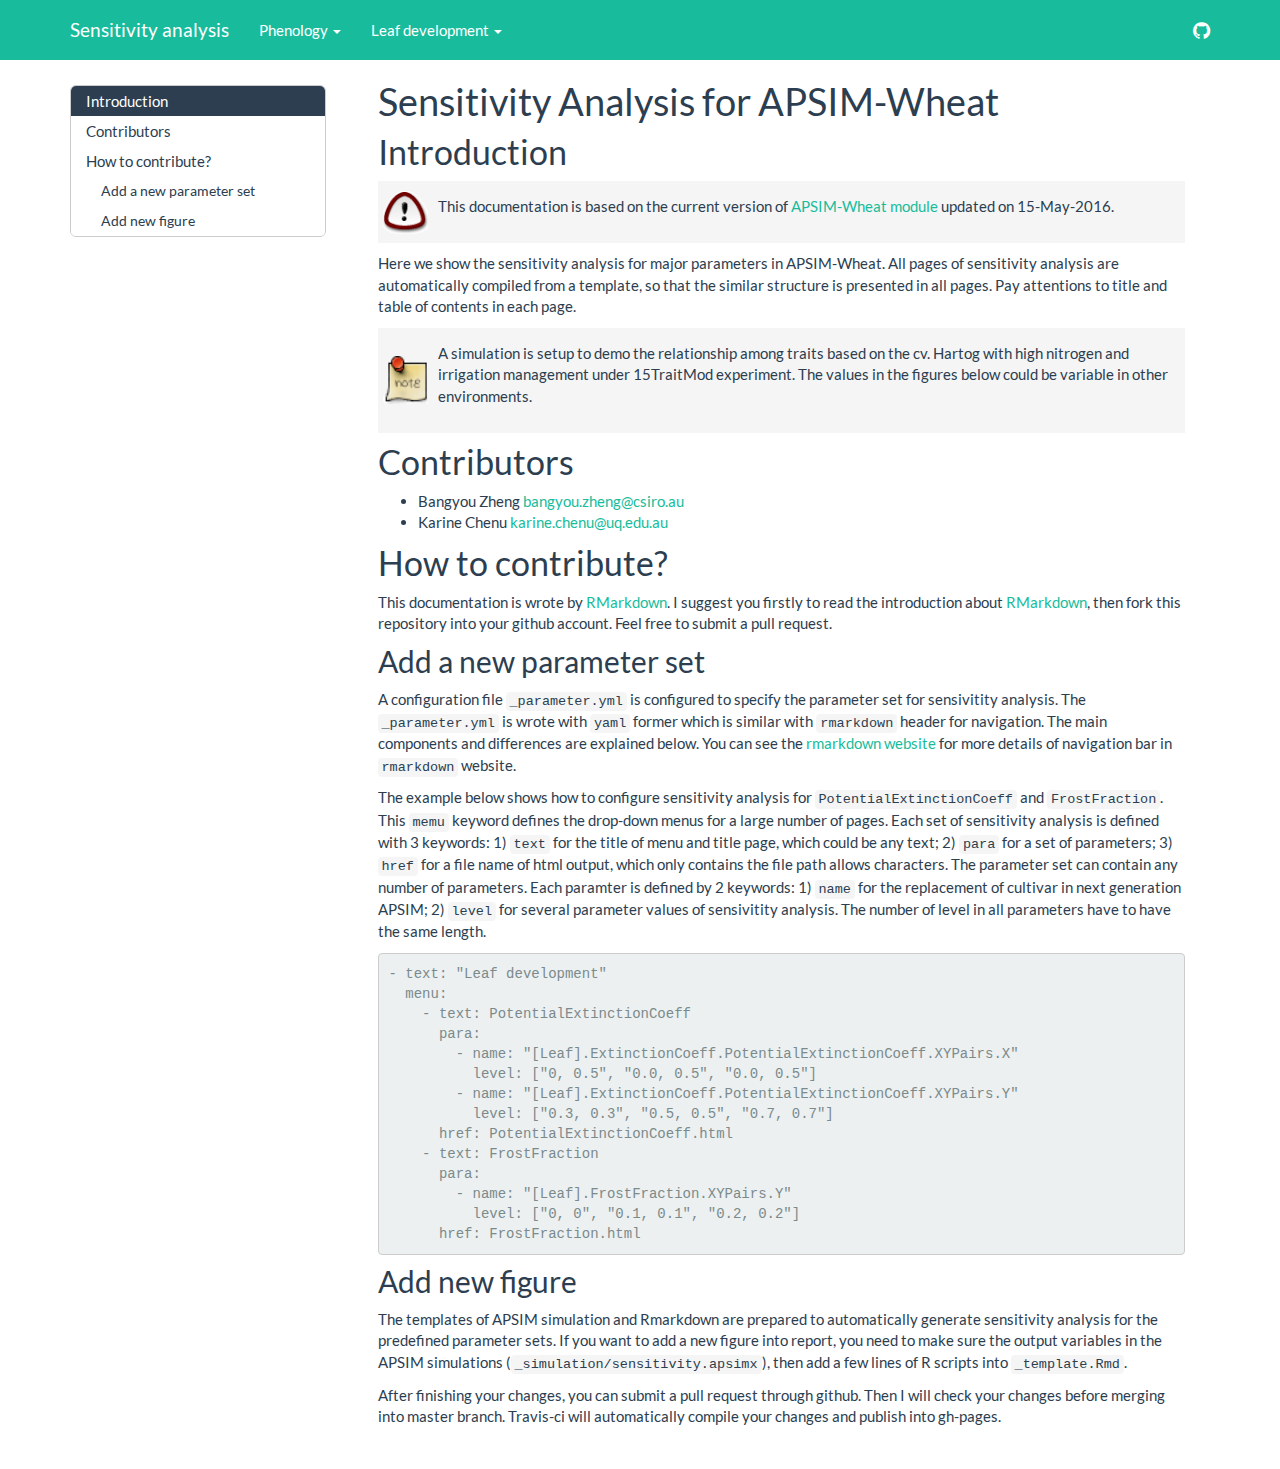
<file: index.html>
<!DOCTYPE html>

<html xmlns="http://www.w3.org/1999/xhtml">

<head>

<meta charset="utf-8">
<meta http-equiv="Content-Type" content="text/html; charset=utf-8" />
<meta name="generator" content="pandoc" />




<title>Sensitivity Analysis for APSIM-Wheat</title>

<script src="site_libs/jquery-1.11.3/jquery.min.js"></script>
<script src="site_libs/jqueryui-1.11.4/jquery-ui.min.js"></script>
<link href="site_libs/tocify-1.9.1/jquery.tocify.css" rel="stylesheet" />
<script src="site_libs/tocify-1.9.1/jquery.tocify.js"></script>
<meta name="viewport" content="width=device-width, initial-scale=1" />
<link href="site_libs/bootstrap-3.3.5/css/flatly.min.css" rel="stylesheet" />
<script src="site_libs/bootstrap-3.3.5/js/bootstrap.min.js"></script>
<script src="site_libs/bootstrap-3.3.5/shim/html5shiv.min.js"></script>
<script src="site_libs/bootstrap-3.3.5/shim/respond.min.js"></script>
<link href="site_libs/font-awesome-4.5.0/css/font-awesome.min.css" rel="stylesheet" />

<style type="text/css">code{white-space: pre;}</style>
<link rel="stylesheet"
      href="site_libs/highlight/textmate.css"
      type="text/css" />
<script src="site_libs/highlight/highlight.js"></script>
<style type="text/css">
  pre:not([class]) {
    background-color: white;
  }
</style>
<script type="text/javascript">
if (window.hljs && document.readyState && document.readyState === "complete") {
   window.setTimeout(function() {
      hljs.initHighlighting();
   }, 0);
}
</script>



<style type="text/css">
h1 {
  font-size: 34px;
}
h1.title {
  font-size: 38px;
}
h2 {
  font-size: 30px;
}
h3 {
  font-size: 24px;
}
h4 {
  font-size: 18px;
}
h5 {
  font-size: 16px;
}
h6 {
  font-size: 12px;
}
.table th:not([align]) {
  text-align: left;
}
</style>

<link rel="stylesheet" href="style.css" type="text/css" />

</head>

<body>

<style type = "text/css">
.main-container {
  max-width: 940px;
  margin-left: auto;
  margin-right: auto;
}
code {
  color: inherit;
  background-color: rgba(0, 0, 0, 0.04);
}
img {
  max-width:100%;
  height: auto;
}
.tabbed-pane {
  padding-top: 12px;
}
button.code-folding-btn:focus {
  outline: none;
}
</style>

<style type="text/css">
/* padding for bootstrap navbar */
body {
  padding-top: 60px;
  padding-bottom: 40px;
}
/* offset scroll position for anchor links (for fixed navbar)  */
.section h1 {
  padding-top: 65px;
  margin-top: -65px;
}

.section h2 {
  padding-top: 65px;
  margin-top: -65px;
}
.section h3 {
  padding-top: 65px;
  margin-top: -65px;
}
.section h4 {
  padding-top: 65px;
  margin-top: -65px;
}
.section h5 {
  padding-top: 65px;
  margin-top: -65px;
}
.section h6 {
  padding-top: 65px;
  margin-top: -65px;
}
</style>

<script>
// manage active state of menu based on current page
$(document).ready(function () {
  // active menu anchor
  href = window.location.pathname
  href = href.substr(href.lastIndexOf('/') + 1)
  if (href === "")
    href = "index.html";
  var menuAnchor = $('a[href="' + href + '"]');

  // mark it active
  menuAnchor.parent().addClass('active');

  // if it's got a parent navbar menu mark it active as well
  menuAnchor.closest('li.dropdown').addClass('active');
});
</script>


<div class="container-fluid main-container">

<!-- tabsets -->
<script src="site_libs/navigation-1.1/tabsets.js"></script>
<script>
$(document).ready(function () {
  window.buildTabsets("TOC");
});
</script>

<!-- code folding -->




<script>
$(document).ready(function ()  {

    // move toc-ignore selectors from section div to header
    $('div.section.toc-ignore')
        .removeClass('toc-ignore')
        .children('h1,h2,h3,h4,h5').addClass('toc-ignore');

    // establish options
    var options = {
      selectors: "h1,h2,h3",
      theme: "bootstrap3",
      context: '.toc-content',
      hashGenerator: function (text) {
        return text.replace(/[.\/?&!#<>]/g, '').replace(/\s/g, '_').toLowerCase();
      },
      ignoreSelector: ".toc-ignore",
      scrollTo: 0
    };
    options.showAndHide = false;
    options.smoothScroll = true;

    // tocify
    var toc = $("#TOC").tocify(options).data("toc-tocify");
});
</script>

<style type="text/css">

#TOC {
  margin: 25px 0px 20px 0px;
}
@media (max-width: 768px) {
#TOC {
  position: relative;
  width: 100%;
}
}


.toc-content {
  padding-left: 30px;
  padding-right: 40px;
}

div.main-container {
  max-width: 1200px;
}

div.tocify {
  width: 20%;
  max-width: 260px;
  max-height: 85%;
}

@media (min-width: 768px) and (max-width: 991px) {
  div.tocify {
    width: 25%;
  }
}

@media (max-width: 767px) {
  div.tocify {
    width: 100%;
    max-width: none;
  }
}

.tocify ul, .tocify li {
  line-height: 20px;
}

.tocify-subheader .tocify-item {
  font-size: 0.9em;
  padding-left: 5px;
}

.tocify .list-group-item {
  border-radius: 0px;
}

.tocify-subheader {
  display: inline;
}
.tocify-subheader .tocify-item {
  font-size: 0.95em;
  padding-left: 10px;
}

</style>

<!-- setup 3col/9col grid for toc_float and main content  -->
<div class="row-fluid">
<div class="col-xs-12 col-sm-4 col-md-3">
<div id="TOC" class="tocify">
</div>
</div>

<div class="toc-content col-xs-12 col-sm-8 col-md-9">




<div class="navbar navbar-inverse  navbar-fixed-top" role="navigation">
  <div class="container">
    <div class="navbar-header">
      <button type="button" class="navbar-toggle collapsed" data-toggle="collapse" data-target="#navbar">
        <span class="icon-bar"></span>
        <span class="icon-bar"></span>
        <span class="icon-bar"></span>
      </button>
      <a class="navbar-brand" href="index.html">Sensitivity analysis</a>
    </div>
    <div id="navbar" class="navbar-collapse collapse">
      <ul class="nav navbar-nav">
        <li class="dropdown">
  <a href="#" class="dropdown-toggle" data-toggle="dropdown" role="button" aria-expanded="false">
    Phenology
     
    <span class="caret"></span>
  </a>
  <ul class="dropdown-menu" role="menu">
    <li>
      <a href="VernSens.html">VernSens</a>
    </li>
    <li>
      <a href="PhotopSens.html">PhotopSens</a>
    </li>
  </ul>
</li>
<li class="dropdown">
  <a href="#" class="dropdown-toggle" data-toggle="dropdown" role="button" aria-expanded="false">
    Leaf development
     
    <span class="caret"></span>
  </a>
  <ul class="dropdown-menu" role="menu">
    <li>
      <a href="PotentialExtinctionCoeff.html">PotentialExtinctionCoeff</a>
    </li>
    <li>
      <a href="AreaLargestLeaves.html">AreaLargestLeaves</a>
    </li>
    <li>
      <a href="FrostFraction.html">FrostFraction</a>
    </li>
  </ul>
</li>
      </ul>
      <ul class="nav navbar-nav navbar-right">
        <li>
  <a href="https://github.com/byzheng/APSIM-Wheat-Sens">
    <span class="fa fa-github fa-lg"></span>
     
  </a>
</li>
      </ul>
    </div><!--/.nav-collapse -->
  </div><!--/.container -->
</div><!--/.navbar -->

<div class="fluid-row" id="header">



<h1 class="title toc-ignore">Sensitivity Analysis for APSIM-Wheat</h1>

</div>


<div id="introduction" class="section level1">
<h1>Introduction</h1>
<div class="rmdimportant">
<p>
This documentation is based on the current version of <a href="https://github.com/APSIMInitiative/ApsimX/blob/5937006840bcfcd663353378653598176262fe0a/Prototypes/Wheat/WheatValidation.apsimx">APSIM-Wheat module</a> updated on 15-May-2016.
</p>
</div>
<p>Here we show the sensitivity analysis for major parameters in APSIM-Wheat. All pages of sensitivity analysis are automatically compiled from a template, so that the similar structure is presented in all pages. Pay attentions to title and table of contents in each page.</p>
<div class="rmdnote">
<p>
A simulation is setup to demo the relationship among traits based on the cv. Hartog with high nitrogen and irrigation management under 15TraitMod experiment. The values in the figures below could be variable in other environments.
</p>
</div>
</div>
<div id="contributors" class="section level1">
<h1>Contributors</h1>
<ul>
<li>Bangyou Zheng <a href="mailto:bangyou.zheng@csiro.au">bangyou.zheng@csiro.au</a></li>
<li>Karine Chenu <a href="mailto:karine.chenu@uq.edu.au">karine.chenu@uq.edu.au</a></li>
</ul>
</div>
<div id="how-to-contribute" class="section level1">
<h1>How to contribute?</h1>
<p>This documentation is wrote by <a href="rmarkdown.rstudio.com">RMarkdown</a>. I suggest you firstly to read the introduction about <a href="rmarkdown.rstudio.com">RMarkdown</a>, then fork this repository into your github account. Feel free to submit a pull request.</p>
<div id="add-a-new-parameter-set" class="section level2">
<h2>Add a new parameter set</h2>
<p>A configuration file <code>_parameter.yml</code> is configured to specify the parameter set for sensivitity analysis. The <code>_parameter.yml</code> is wrote with <code>yaml</code> former which is similar with <code>rmarkdown</code> header for navigation. The main components and differences are explained below. You can see the <a href="http://rmarkdown.rstudio.com/rmarkdown_websites.html">rmarkdown website</a> for more details of navigation bar in <code>rmarkdown</code> website.</p>
<p>The example below shows how to configure sensitivity analysis for <code>PotentialExtinctionCoeff</code> and <code>FrostFraction</code>. This <code>memu</code> keyword defines the drop-down menus for a large number of pages. Each set of sensitivity analysis is defined with 3 keywords: 1) <code>text</code> for the title of menu and title page, which could be any text; 2) <code>para</code> for a set of parameters; 3) <code>href</code> for a file name of html output, which only contains the file path allows characters. The parameter set can contain any number of parameters. Each paramter is defined by 2 keywords: 1) <code>name</code> for the replacement of cultivar in next generation APSIM; 2) <code>level</code> for several parameter values of sensivitity analysis. The number of level in all parameters have to have the same length.</p>
<pre class="yaml"><code>- text: &quot;Leaf development&quot;
  menu:
    - text: PotentialExtinctionCoeff
      para: 
        - name: &quot;[Leaf].ExtinctionCoeff.PotentialExtinctionCoeff.XYPairs.X&quot;
          level: [&quot;0, 0.5&quot;, &quot;0.0, 0.5&quot;, &quot;0.0, 0.5&quot;]
        - name: &quot;[Leaf].ExtinctionCoeff.PotentialExtinctionCoeff.XYPairs.Y&quot;
          level: [&quot;0.3, 0.3&quot;, &quot;0.5, 0.5&quot;, &quot;0.7, 0.7&quot;]
      href: PotentialExtinctionCoeff.html
    - text: FrostFraction
      para:
        - name: &quot;[Leaf].FrostFraction.XYPairs.Y&quot;
          level: [&quot;0, 0&quot;, &quot;0.1, 0.1&quot;, &quot;0.2, 0.2&quot;]
      href: FrostFraction.html
</code></pre>
</div>
<div id="add-new-figure" class="section level2">
<h2>Add new figure</h2>
<p>The templates of APSIM simulation and Rmarkdown are prepared to automatically generate sensitivity analysis for the predefined parameter sets. If you want to add a new figure into report, you need to make sure the output variables in the APSIM simulations (<code>_simulation/sensitivity.apsimx</code>), then add a few lines of R scripts into <code>_template.Rmd</code>.</p>
<p>After finishing your changes, you can submit a pull request through github. Then I will check your changes before merging into master branch. Travis-ci will automatically compile your changes and publish into gh-pages.</p>
</div>
</div>



</div>
</div>

</div>

<script>

// add bootstrap table styles to pandoc tables
$(document).ready(function () {
  $('tr.header').parent('thead').parent('table').addClass('table table-condensed');
});

</script>


</body>
</html>
</file>
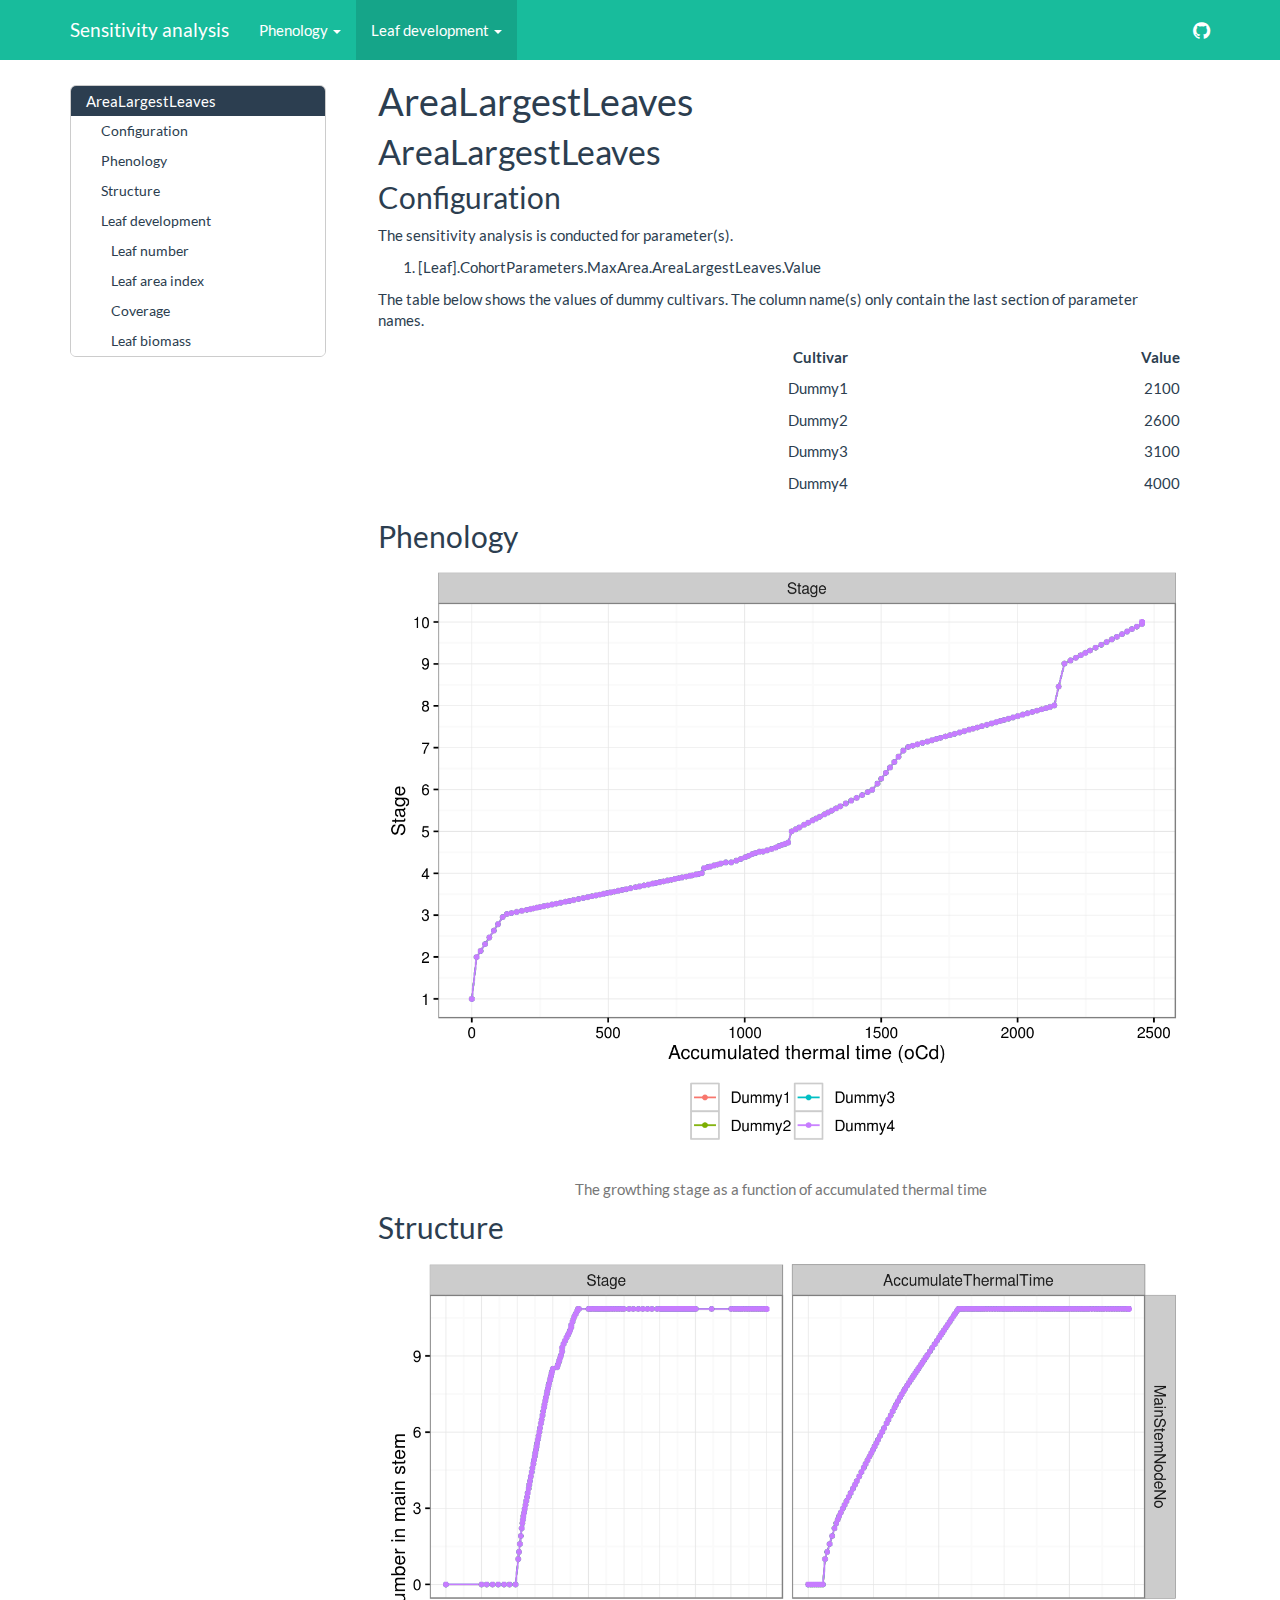
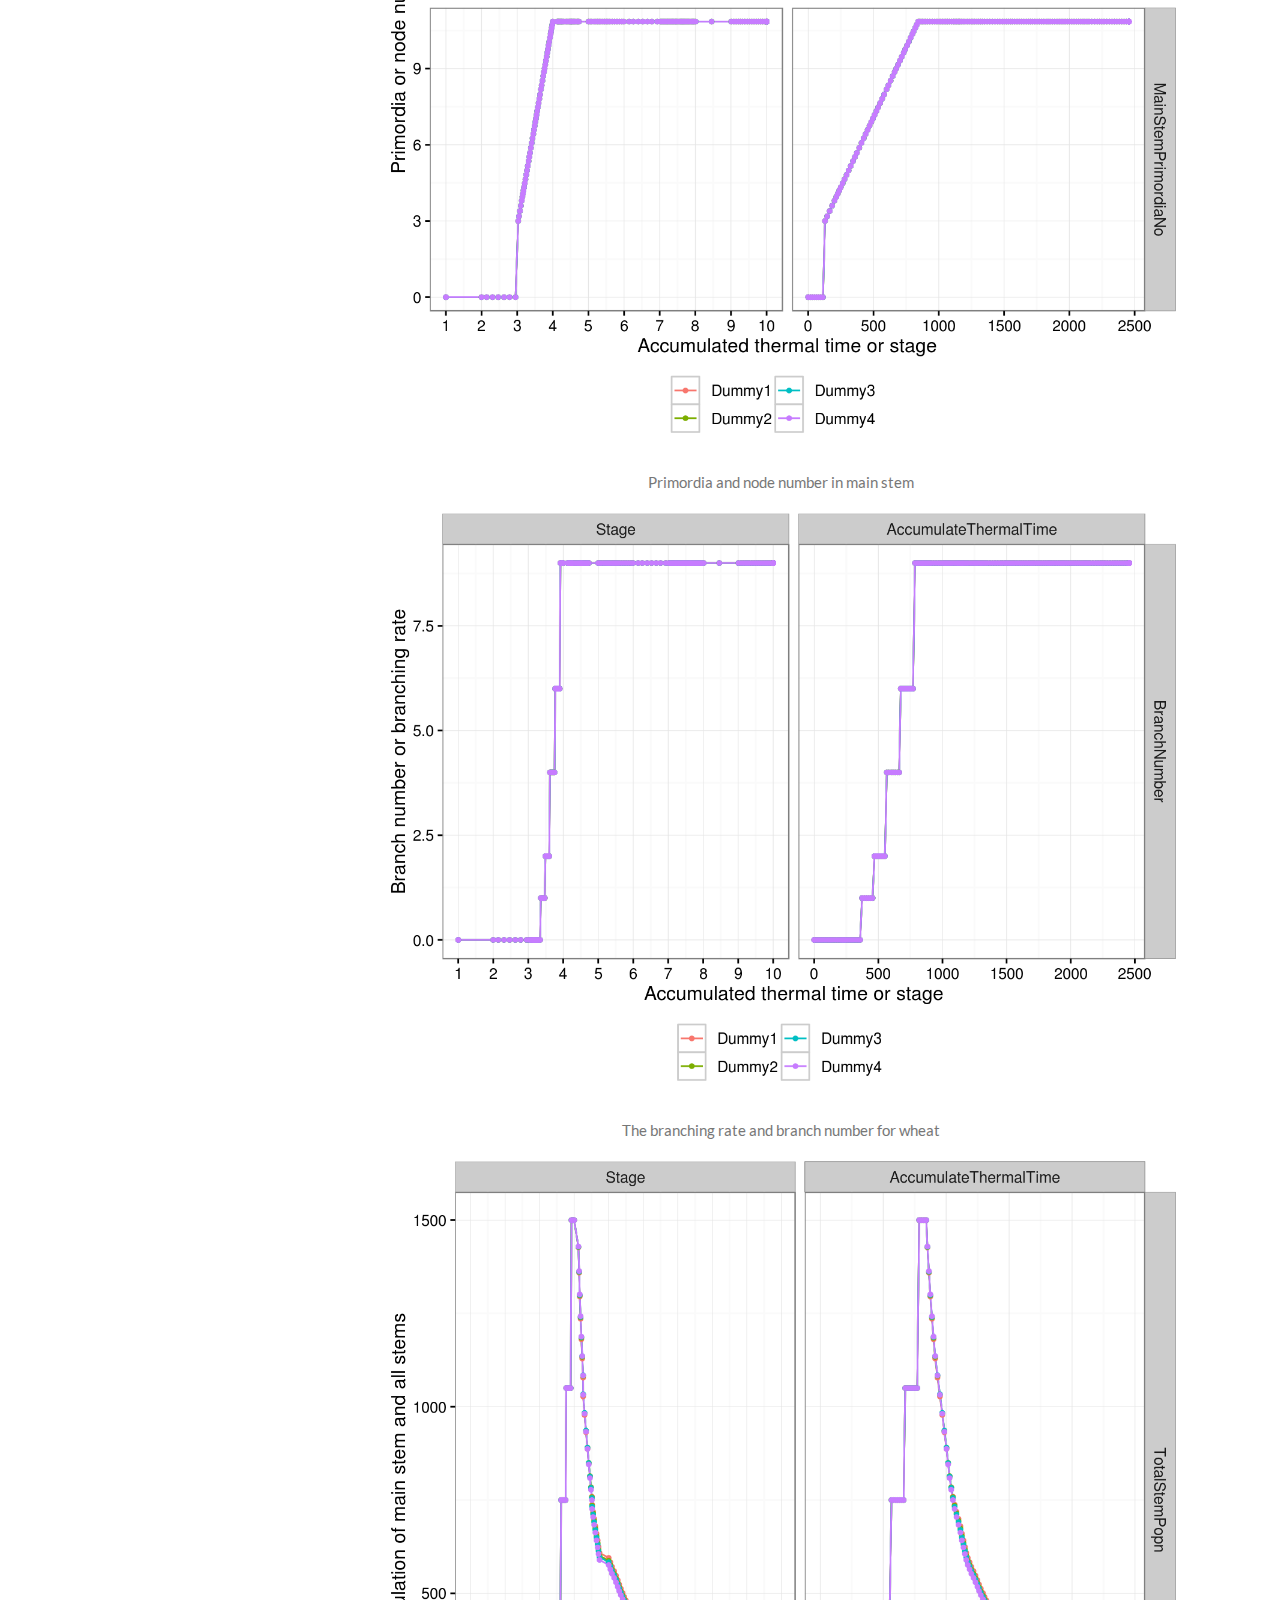
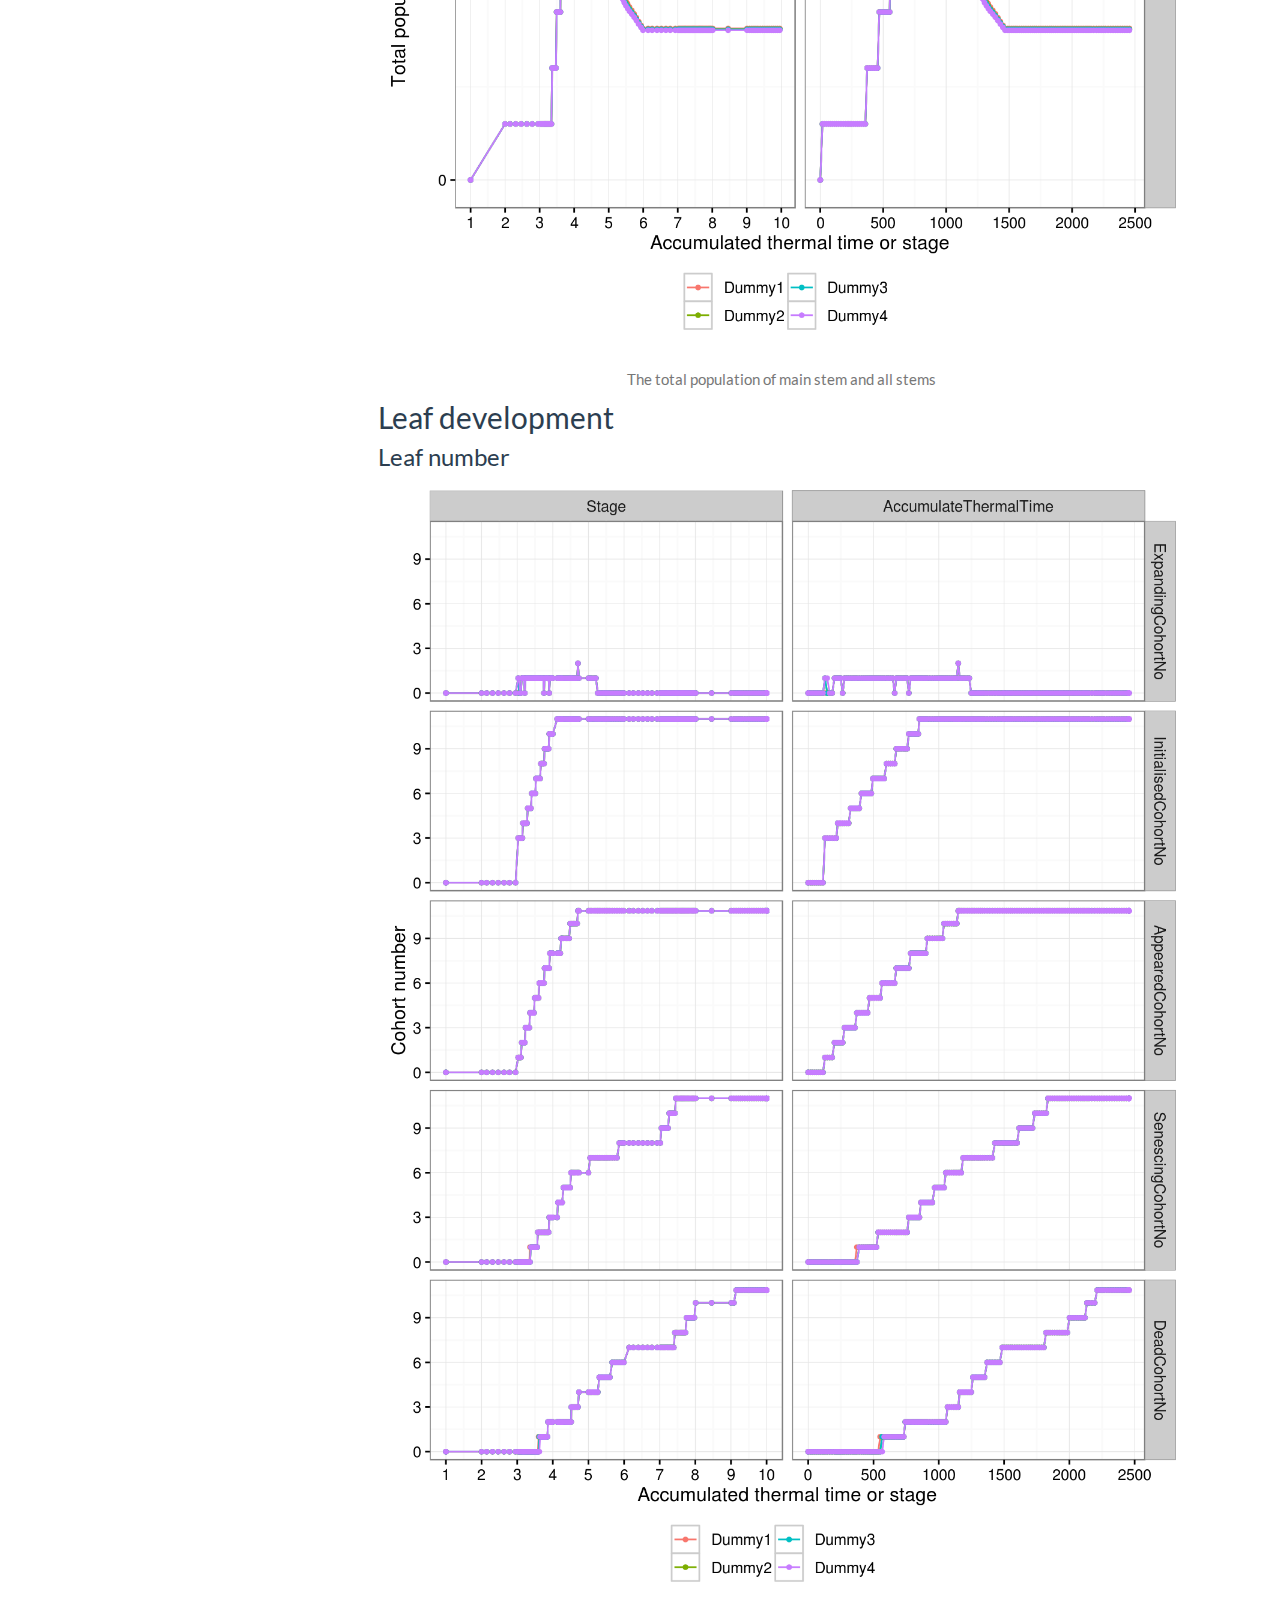
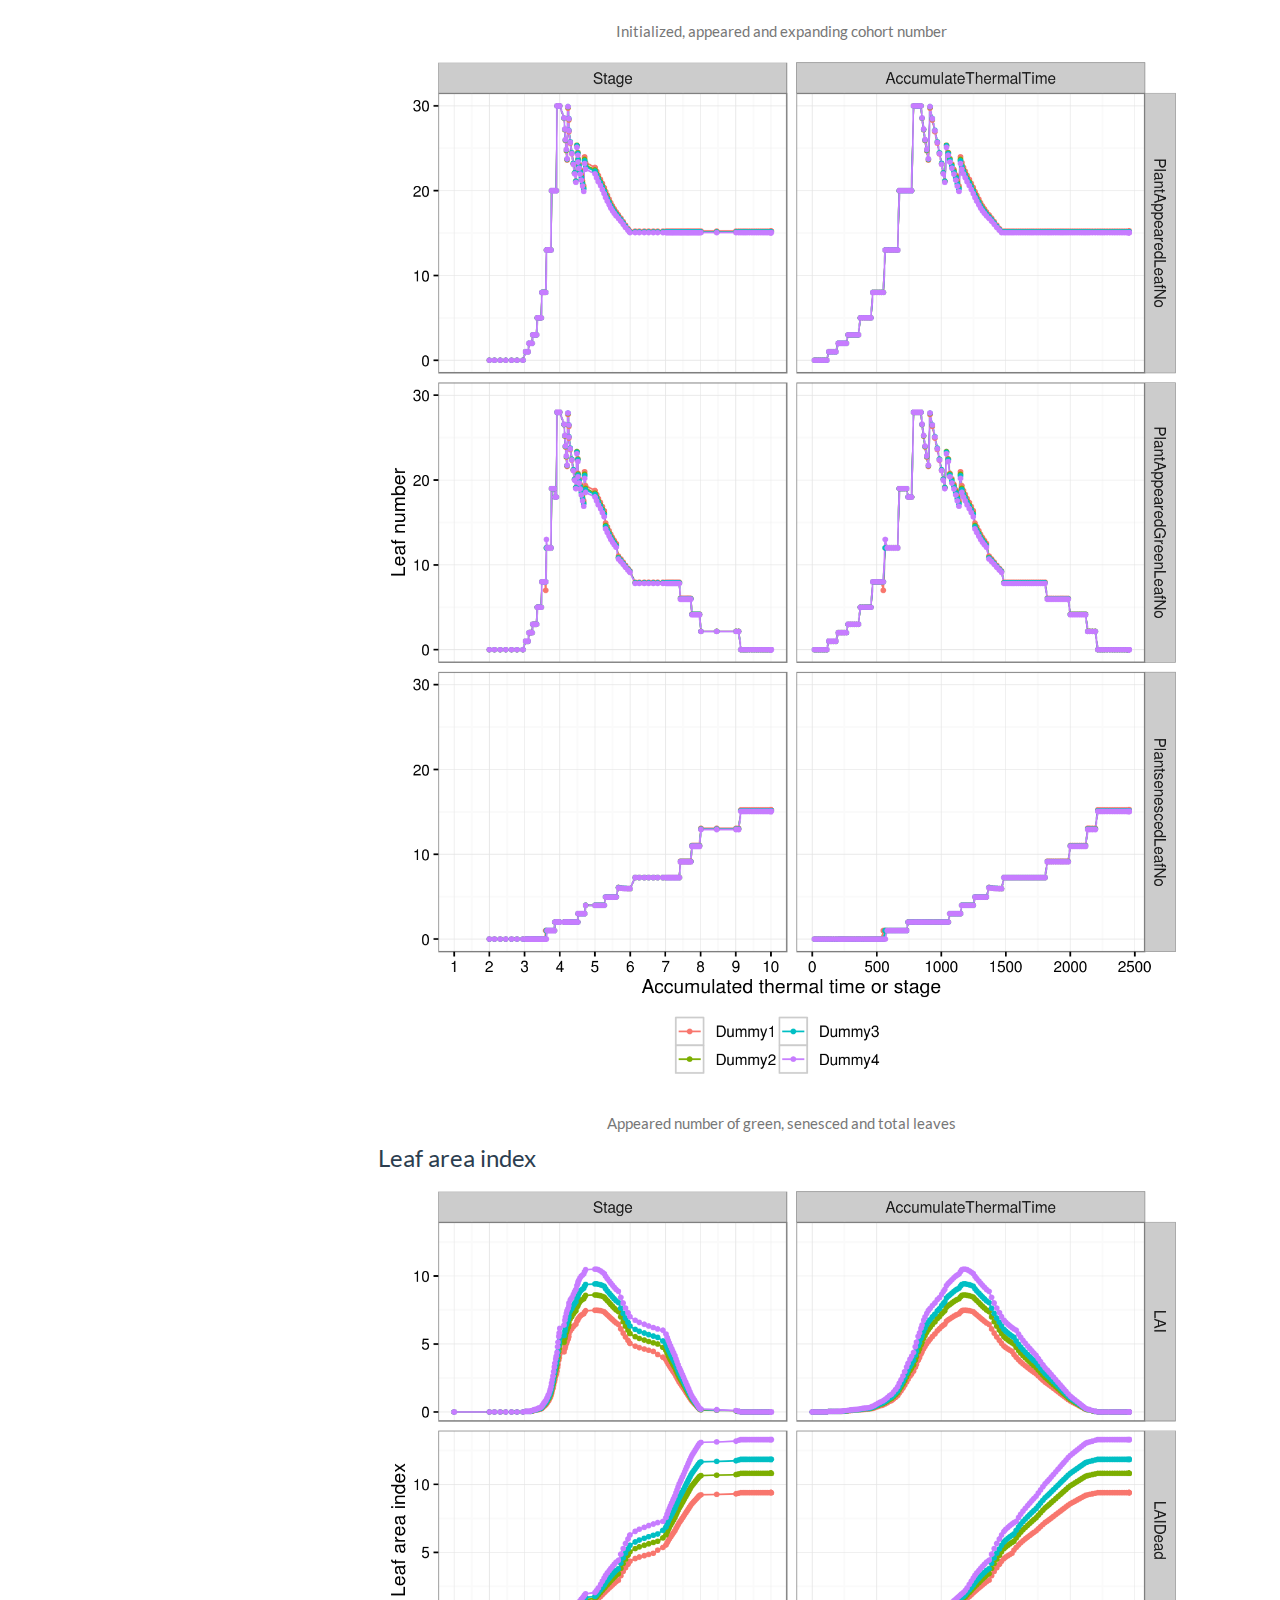
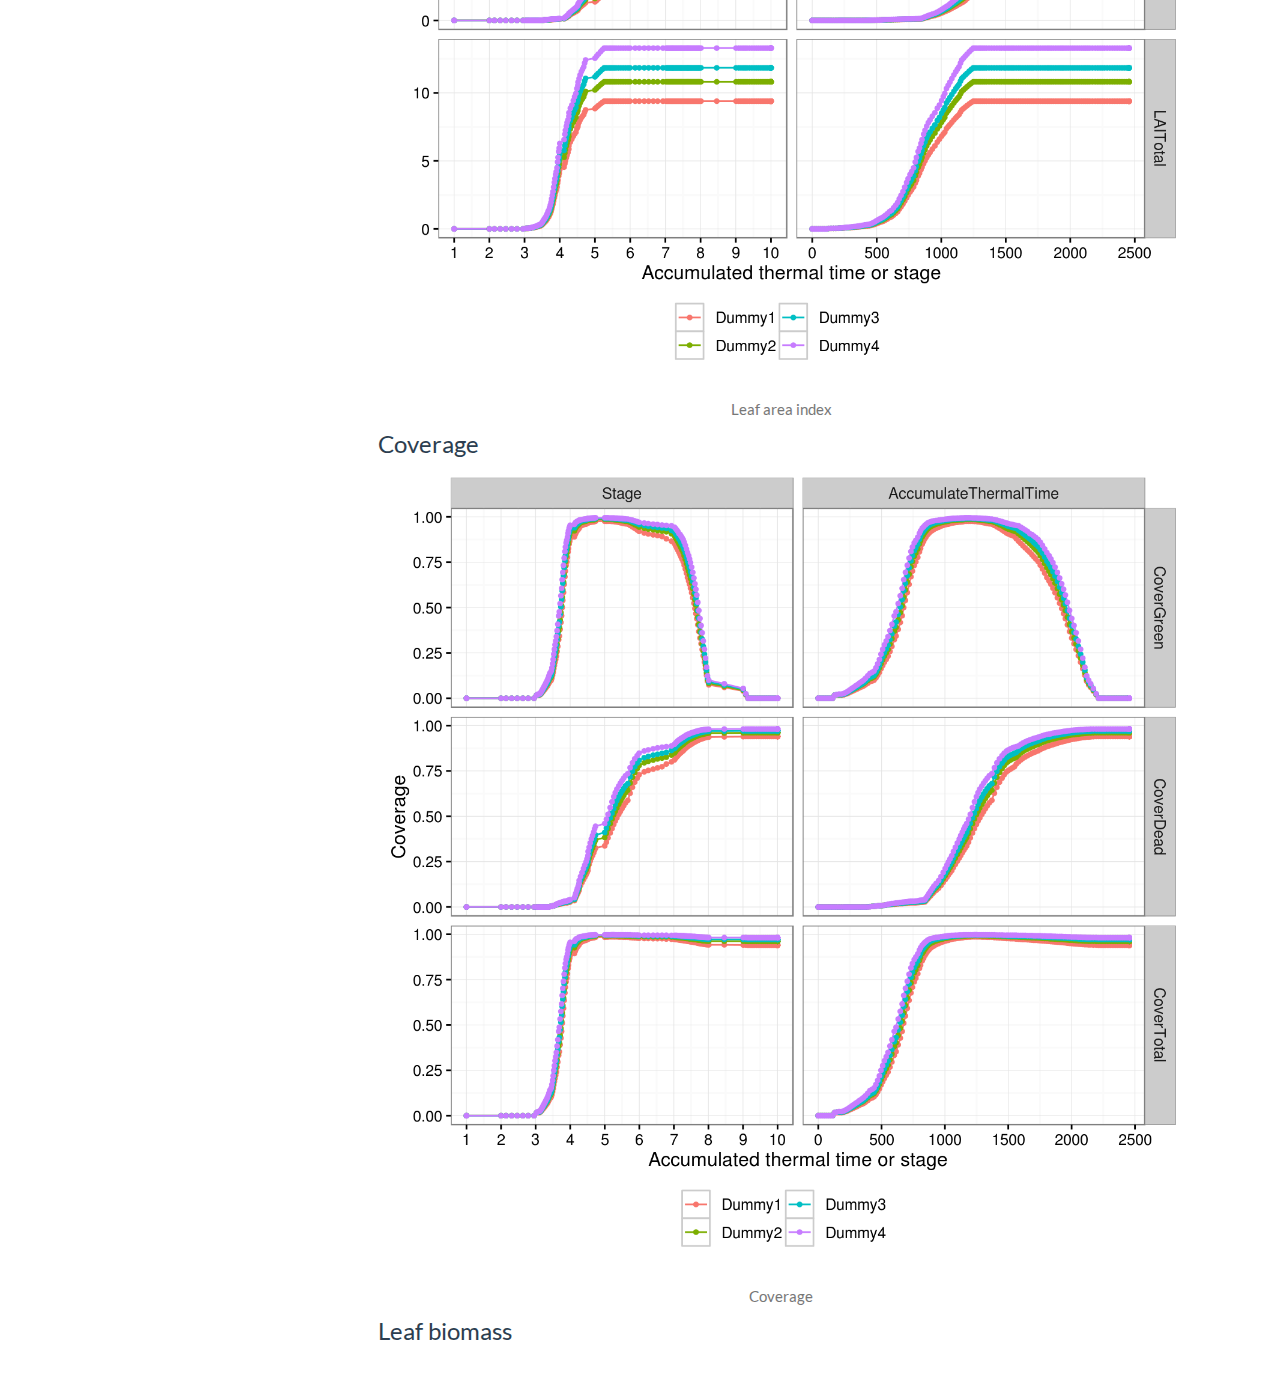
<file: AreaLargestLeaves.html>
<!DOCTYPE html>

<html xmlns="http://www.w3.org/1999/xhtml">

<head>

<meta charset="utf-8">
<meta http-equiv="Content-Type" content="text/html; charset=utf-8" />
<meta name="generator" content="pandoc" />




<title>AreaLargestLeaves</title>

<script src="site_libs/jquery-1.11.3/jquery.min.js"></script>
<script src="site_libs/jqueryui-1.11.4/jquery-ui.min.js"></script>
<link href="site_libs/tocify-1.9.1/jquery.tocify.css" rel="stylesheet" />
<script src="site_libs/tocify-1.9.1/jquery.tocify.js"></script>
<meta name="viewport" content="width=device-width, initial-scale=1" />
<link href="site_libs/bootstrap-3.3.5/css/flatly.min.css" rel="stylesheet" />
<script src="site_libs/bootstrap-3.3.5/js/bootstrap.min.js"></script>
<script src="site_libs/bootstrap-3.3.5/shim/html5shiv.min.js"></script>
<script src="site_libs/bootstrap-3.3.5/shim/respond.min.js"></script>
<link href="site_libs/font-awesome-4.5.0/css/font-awesome.min.css" rel="stylesheet" />

<style type="text/css">code{white-space: pre;}</style>
<link rel="stylesheet"
      href="site_libs/highlight/textmate.css"
      type="text/css" />
<script src="site_libs/highlight/highlight.js"></script>
<style type="text/css">
  pre:not([class]) {
    background-color: white;
  }
</style>
<script type="text/javascript">
if (window.hljs && document.readyState && document.readyState === "complete") {
   window.setTimeout(function() {
      hljs.initHighlighting();
   }, 0);
}
</script>



<style type="text/css">
h1 {
  font-size: 34px;
}
h1.title {
  font-size: 38px;
}
h2 {
  font-size: 30px;
}
h3 {
  font-size: 24px;
}
h4 {
  font-size: 18px;
}
h5 {
  font-size: 16px;
}
h6 {
  font-size: 12px;
}
.table th:not([align]) {
  text-align: left;
}
</style>

<link rel="stylesheet" href="style.css" type="text/css" />

</head>

<body>

<style type = "text/css">
.main-container {
  max-width: 940px;
  margin-left: auto;
  margin-right: auto;
}
code {
  color: inherit;
  background-color: rgba(0, 0, 0, 0.04);
}
img {
  max-width:100%;
  height: auto;
}
.tabbed-pane {
  padding-top: 12px;
}
button.code-folding-btn:focus {
  outline: none;
}
</style>

<style type="text/css">
/* padding for bootstrap navbar */
body {
  padding-top: 60px;
  padding-bottom: 40px;
}
/* offset scroll position for anchor links (for fixed navbar)  */
.section h1 {
  padding-top: 65px;
  margin-top: -65px;
}

.section h2 {
  padding-top: 65px;
  margin-top: -65px;
}
.section h3 {
  padding-top: 65px;
  margin-top: -65px;
}
.section h4 {
  padding-top: 65px;
  margin-top: -65px;
}
.section h5 {
  padding-top: 65px;
  margin-top: -65px;
}
.section h6 {
  padding-top: 65px;
  margin-top: -65px;
}
</style>

<script>
// manage active state of menu based on current page
$(document).ready(function () {
  // active menu anchor
  href = window.location.pathname
  href = href.substr(href.lastIndexOf('/') + 1)
  if (href === "")
    href = "index.html";
  var menuAnchor = $('a[href="' + href + '"]');

  // mark it active
  menuAnchor.parent().addClass('active');

  // if it's got a parent navbar menu mark it active as well
  menuAnchor.closest('li.dropdown').addClass('active');
});
</script>


<div class="container-fluid main-container">

<!-- tabsets -->
<script src="site_libs/navigation-1.1/tabsets.js"></script>
<script>
$(document).ready(function () {
  window.buildTabsets("TOC");
});
</script>

<!-- code folding -->




<script>
$(document).ready(function ()  {

    // move toc-ignore selectors from section div to header
    $('div.section.toc-ignore')
        .removeClass('toc-ignore')
        .children('h1,h2,h3,h4,h5').addClass('toc-ignore');

    // establish options
    var options = {
      selectors: "h1,h2,h3",
      theme: "bootstrap3",
      context: '.toc-content',
      hashGenerator: function (text) {
        return text.replace(/[.\/?&!#<>]/g, '').replace(/\s/g, '_').toLowerCase();
      },
      ignoreSelector: ".toc-ignore",
      scrollTo: 0
    };
    options.showAndHide = false;
    options.smoothScroll = true;

    // tocify
    var toc = $("#TOC").tocify(options).data("toc-tocify");
});
</script>

<style type="text/css">

#TOC {
  margin: 25px 0px 20px 0px;
}
@media (max-width: 768px) {
#TOC {
  position: relative;
  width: 100%;
}
}


.toc-content {
  padding-left: 30px;
  padding-right: 40px;
}

div.main-container {
  max-width: 1200px;
}

div.tocify {
  width: 20%;
  max-width: 260px;
  max-height: 85%;
}

@media (min-width: 768px) and (max-width: 991px) {
  div.tocify {
    width: 25%;
  }
}

@media (max-width: 767px) {
  div.tocify {
    width: 100%;
    max-width: none;
  }
}

.tocify ul, .tocify li {
  line-height: 20px;
}

.tocify-subheader .tocify-item {
  font-size: 0.9em;
  padding-left: 5px;
}

.tocify .list-group-item {
  border-radius: 0px;
}

.tocify-subheader {
  display: inline;
}
.tocify-subheader .tocify-item {
  font-size: 0.95em;
  padding-left: 10px;
}

</style>

<!-- setup 3col/9col grid for toc_float and main content  -->
<div class="row-fluid">
<div class="col-xs-12 col-sm-4 col-md-3">
<div id="TOC" class="tocify">
</div>
</div>

<div class="toc-content col-xs-12 col-sm-8 col-md-9">




<div class="navbar navbar-inverse  navbar-fixed-top" role="navigation">
  <div class="container">
    <div class="navbar-header">
      <button type="button" class="navbar-toggle collapsed" data-toggle="collapse" data-target="#navbar">
        <span class="icon-bar"></span>
        <span class="icon-bar"></span>
        <span class="icon-bar"></span>
      </button>
      <a class="navbar-brand" href="index.html">Sensitivity analysis</a>
    </div>
    <div id="navbar" class="navbar-collapse collapse">
      <ul class="nav navbar-nav">
        <li class="dropdown">
  <a href="#" class="dropdown-toggle" data-toggle="dropdown" role="button" aria-expanded="false">
    Phenology
     
    <span class="caret"></span>
  </a>
  <ul class="dropdown-menu" role="menu">
    <li>
      <a href="VernSens.html">VernSens</a>
    </li>
    <li>
      <a href="PhotopSens.html">PhotopSens</a>
    </li>
  </ul>
</li>
<li class="dropdown">
  <a href="#" class="dropdown-toggle" data-toggle="dropdown" role="button" aria-expanded="false">
    Leaf development
     
    <span class="caret"></span>
  </a>
  <ul class="dropdown-menu" role="menu">
    <li>
      <a href="PotentialExtinctionCoeff.html">PotentialExtinctionCoeff</a>
    </li>
    <li>
      <a href="AreaLargestLeaves.html">AreaLargestLeaves</a>
    </li>
    <li>
      <a href="FrostFraction.html">FrostFraction</a>
    </li>
  </ul>
</li>
      </ul>
      <ul class="nav navbar-nav navbar-right">
        <li>
  <a href="https://github.com/byzheng/APSIM-Wheat-Sens">
    <span class="fa fa-github fa-lg"></span>
     
  </a>
</li>
      </ul>
    </div><!--/.nav-collapse -->
  </div><!--/.container -->
</div><!--/.navbar -->

<div class="fluid-row" id="header">



<h1 class="title toc-ignore">AreaLargestLeaves</h1>

</div>


<div id="arealargestleaves" class="section level1">
<h1>AreaLargestLeaves</h1>
<div id="sec-configuration" class="section level2">
<h2>Configuration</h2>
<p>The sensitivity analysis is conducted for parameter(s).</p>
<ol style="list-style-type: decimal">
<li>[Leaf].CohortParameters.MaxArea.AreaLargestLeaves.Value</li>
</ol>
<!-- end of list -->
<p>The table below shows the values of dummy cultivars. The column name(s) only contain the last section of parameter names.</p>
<table>
<thead>
<tr class="header">
<th align="right">Cultivar</th>
<th align="right">Value</th>
</tr>
</thead>
<tbody>
<tr class="odd">
<td align="right">Dummy1</td>
<td align="right">2100</td>
</tr>
<tr class="even">
<td align="right">Dummy2</td>
<td align="right">2600</td>
</tr>
<tr class="odd">
<td align="right">Dummy3</td>
<td align="right">3100</td>
</tr>
<tr class="even">
<td align="right">Dummy4</td>
<td align="right">4000</td>
</tr>
</tbody>
</table>
</div>
<div id="sec-phenology" class="section level2">
<h2>Phenology</h2>
<div class="figure" style="text-align: center">
<img src="figs/AreaLargestLeaves/leaf-tt-stage-1.png" alt="The growthing stage as a function of accumulated thermal  time " width="100%" />
<p class="caption">
The growthing stage as a function of accumulated thermal time
</p>
</div>
</div>
<div id="structure" class="section level2">
<h2>Structure</h2>
<div class="figure" style="text-align: center">
<img src="figs/AreaLargestLeaves/node-number-1.png" alt="Primordia and node number in main stem" width="100%" />
<p class="caption">
Primordia and node number in main stem
</p>
</div>
<div class="figure" style="text-align: center">
<img src="figs/AreaLargestLeaves/tiller-number-1.png" alt="The branching rate and branch number for wheat" width="100%" />
<p class="caption">
The branching rate and branch number for wheat
</p>
</div>
<div class="figure" style="text-align: center">
<img src="figs/AreaLargestLeaves/plant-population-1.png" alt="The total population of main stem and all stems" width="100%" />
<p class="caption">
The total population of main stem and all stems
</p>
</div>
</div>
<div id="leaf-development" class="section level2">
<h2>Leaf development</h2>
<div id="leaf-number" class="section level3">
<h3>Leaf number</h3>
<div class="figure" style="text-align: center">
<img src="figs/AreaLargestLeaves/leaf-cohort-number-1.png" alt="Initialized, appeared and expanding cohort number" width="100%" />
<p class="caption">
Initialized, appeared and expanding cohort number
</p>
</div>
<div class="figure" style="text-align: center">
<img src="figs/AreaLargestLeaves/leaf-number-1.png" alt="Appeared number of green, senesced and total leaves" width="100%" />
<p class="caption">
Appeared number of green, senesced and total leaves
</p>
</div>
</div>
<div id="leaf-area-index" class="section level3">
<h3>Leaf area index</h3>
<div class="figure" style="text-align: center">
<img src="figs/AreaLargestLeaves/leaf-lai-1.png" alt="Leaf area index" width="100%" />
<p class="caption">
Leaf area index
</p>
</div>
</div>
<div id="coverage" class="section level3">
<h3>Coverage</h3>
<div class="figure" style="text-align: center">
<img src="figs/AreaLargestLeaves/leaf-cover-1.png" alt="Coverage" width="100%" />
<p class="caption">
Coverage
</p>
</div>
</div>
<div id="leaf-biomass" class="section level3">
<h3>Leaf biomass</h3>
</div>
</div>
</div>



</div>
</div>

</div>

<script>

// add bootstrap table styles to pandoc tables
$(document).ready(function () {
  $('tr.header').parent('thead').parent('table').addClass('table table-condensed');
});

</script>


</body>
</html>
</file>
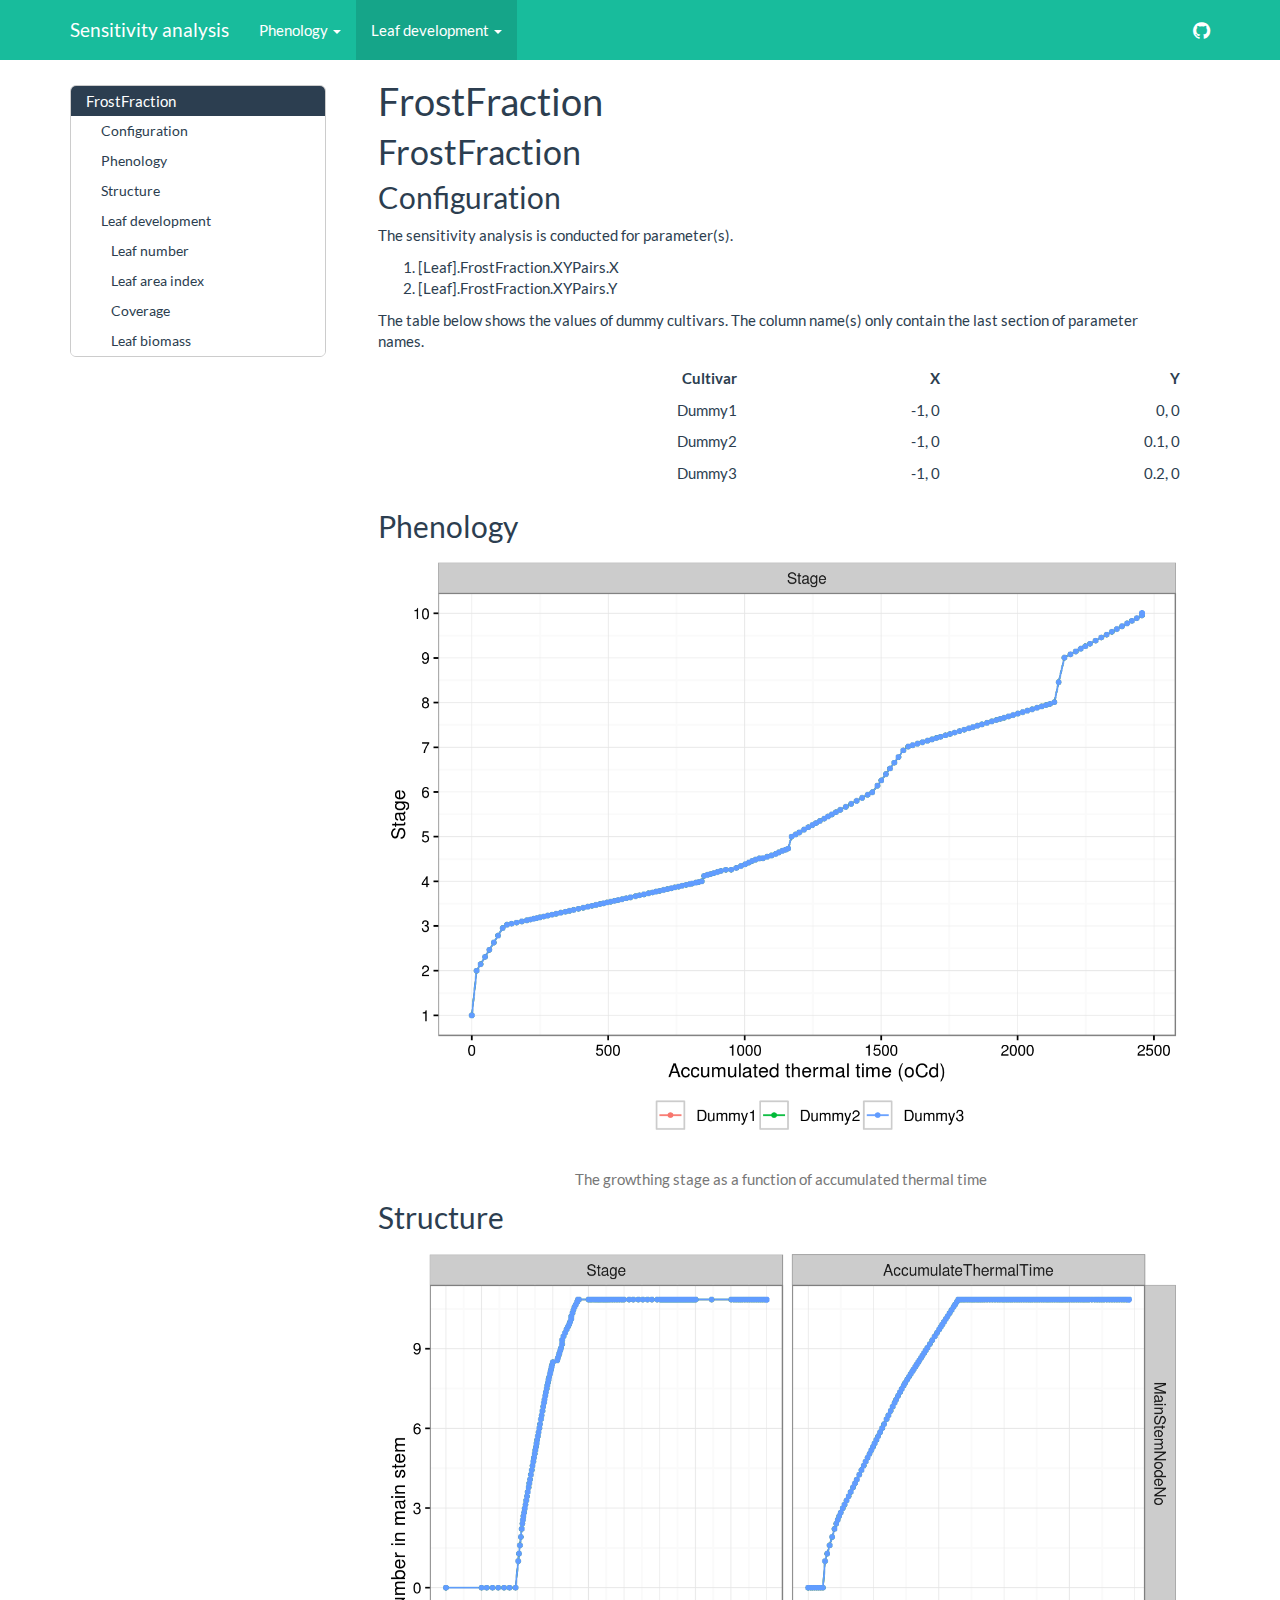
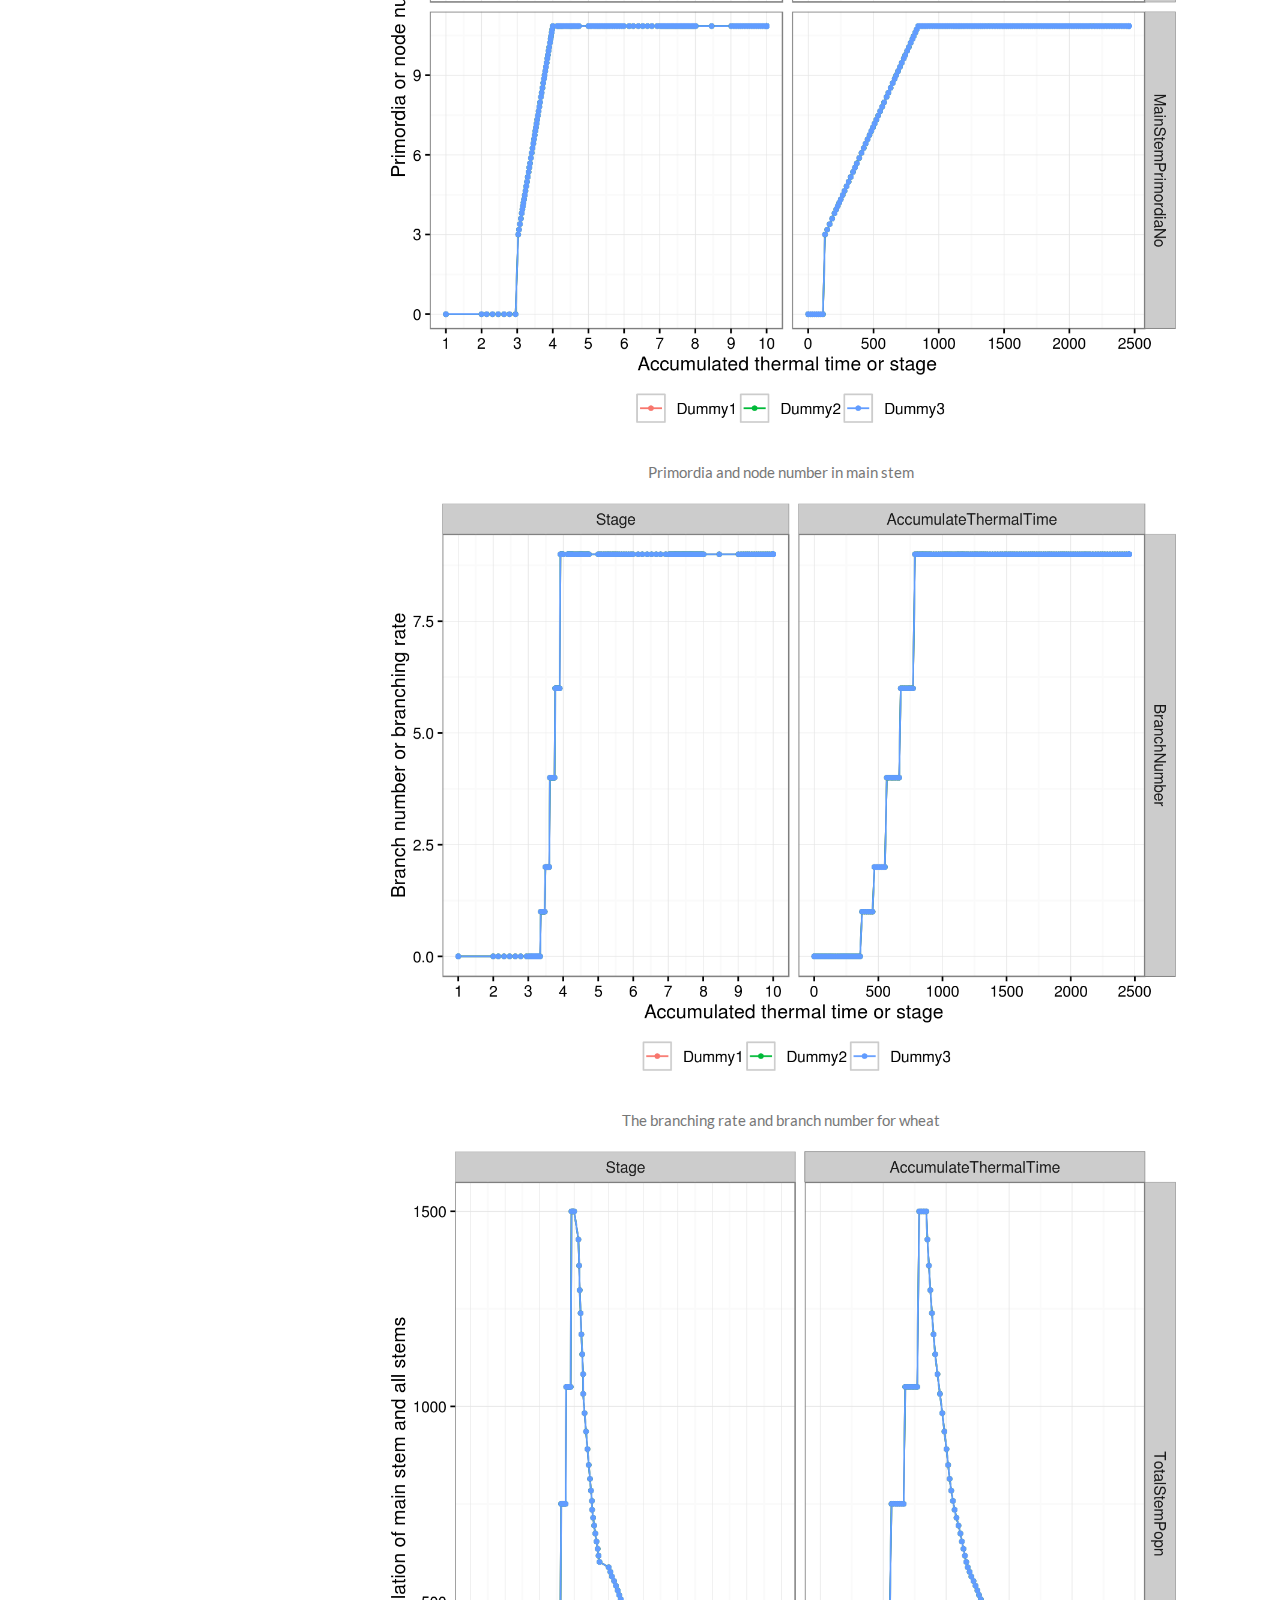
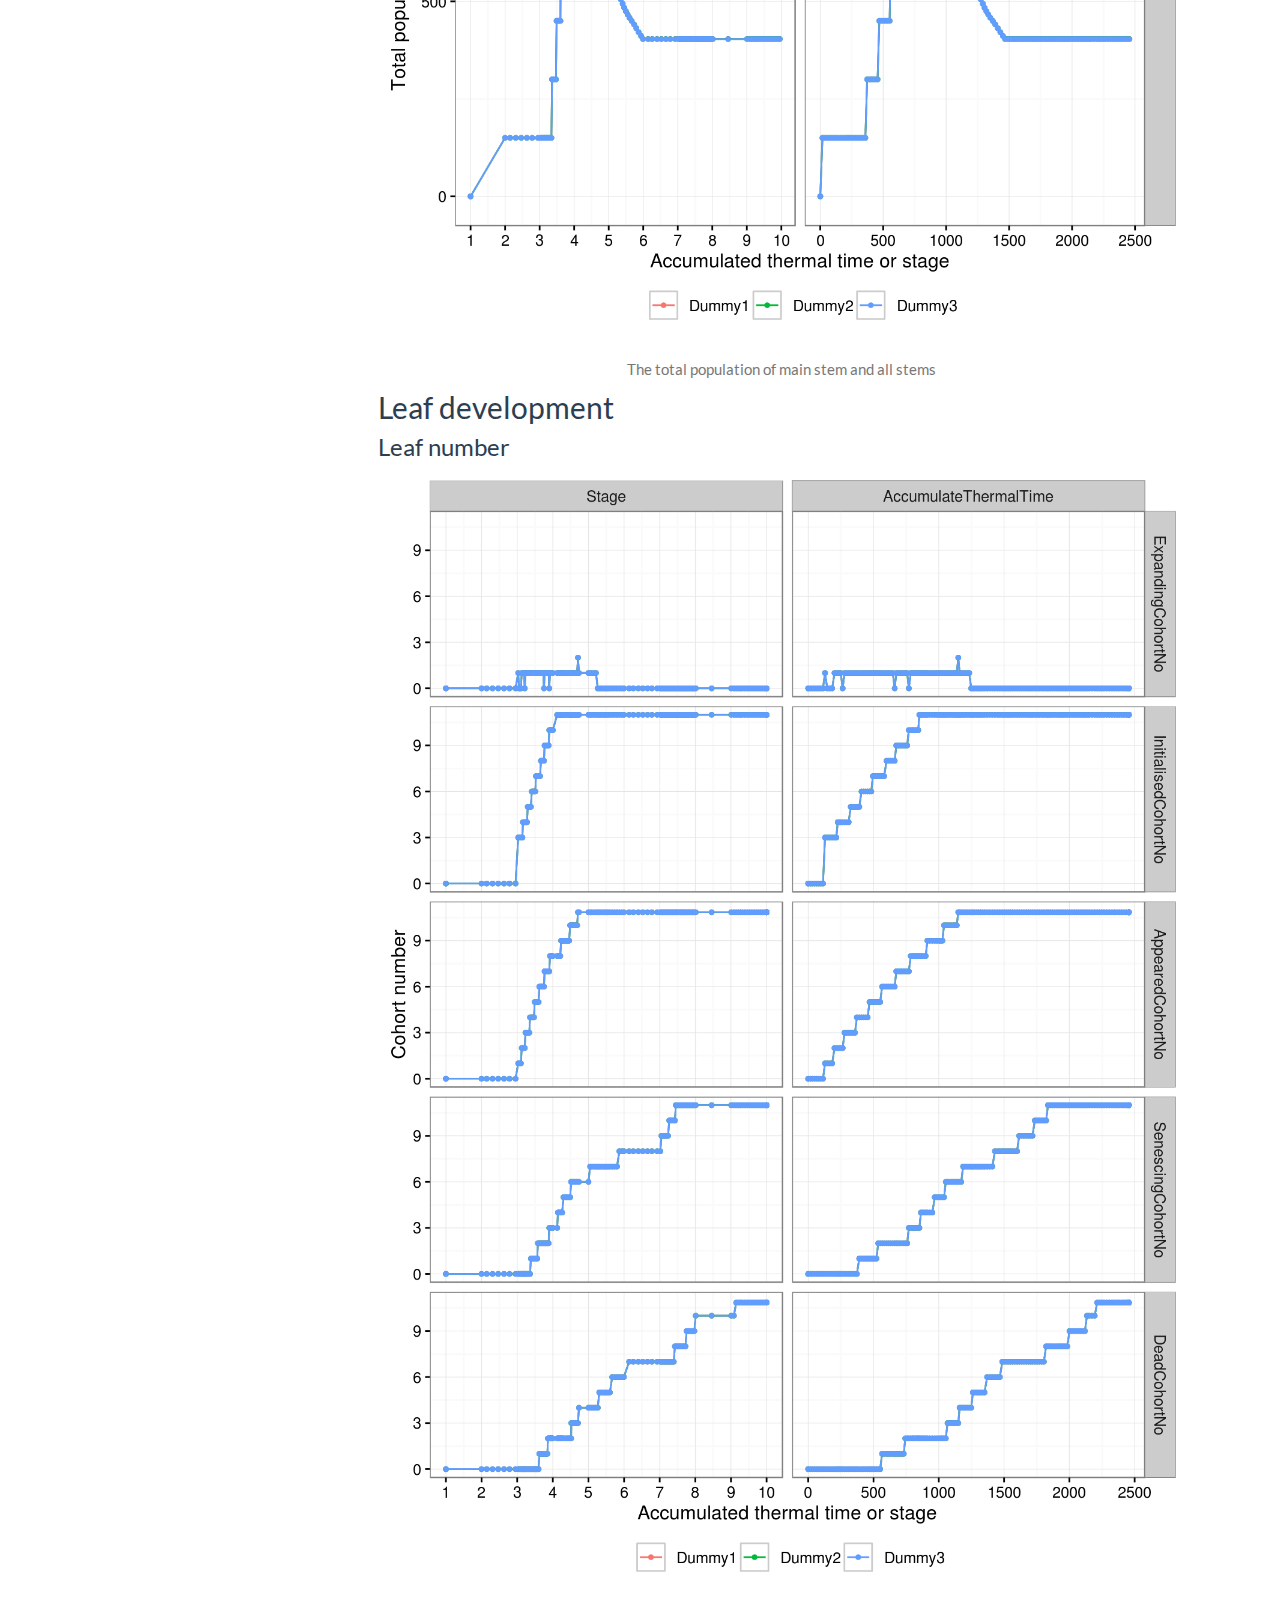
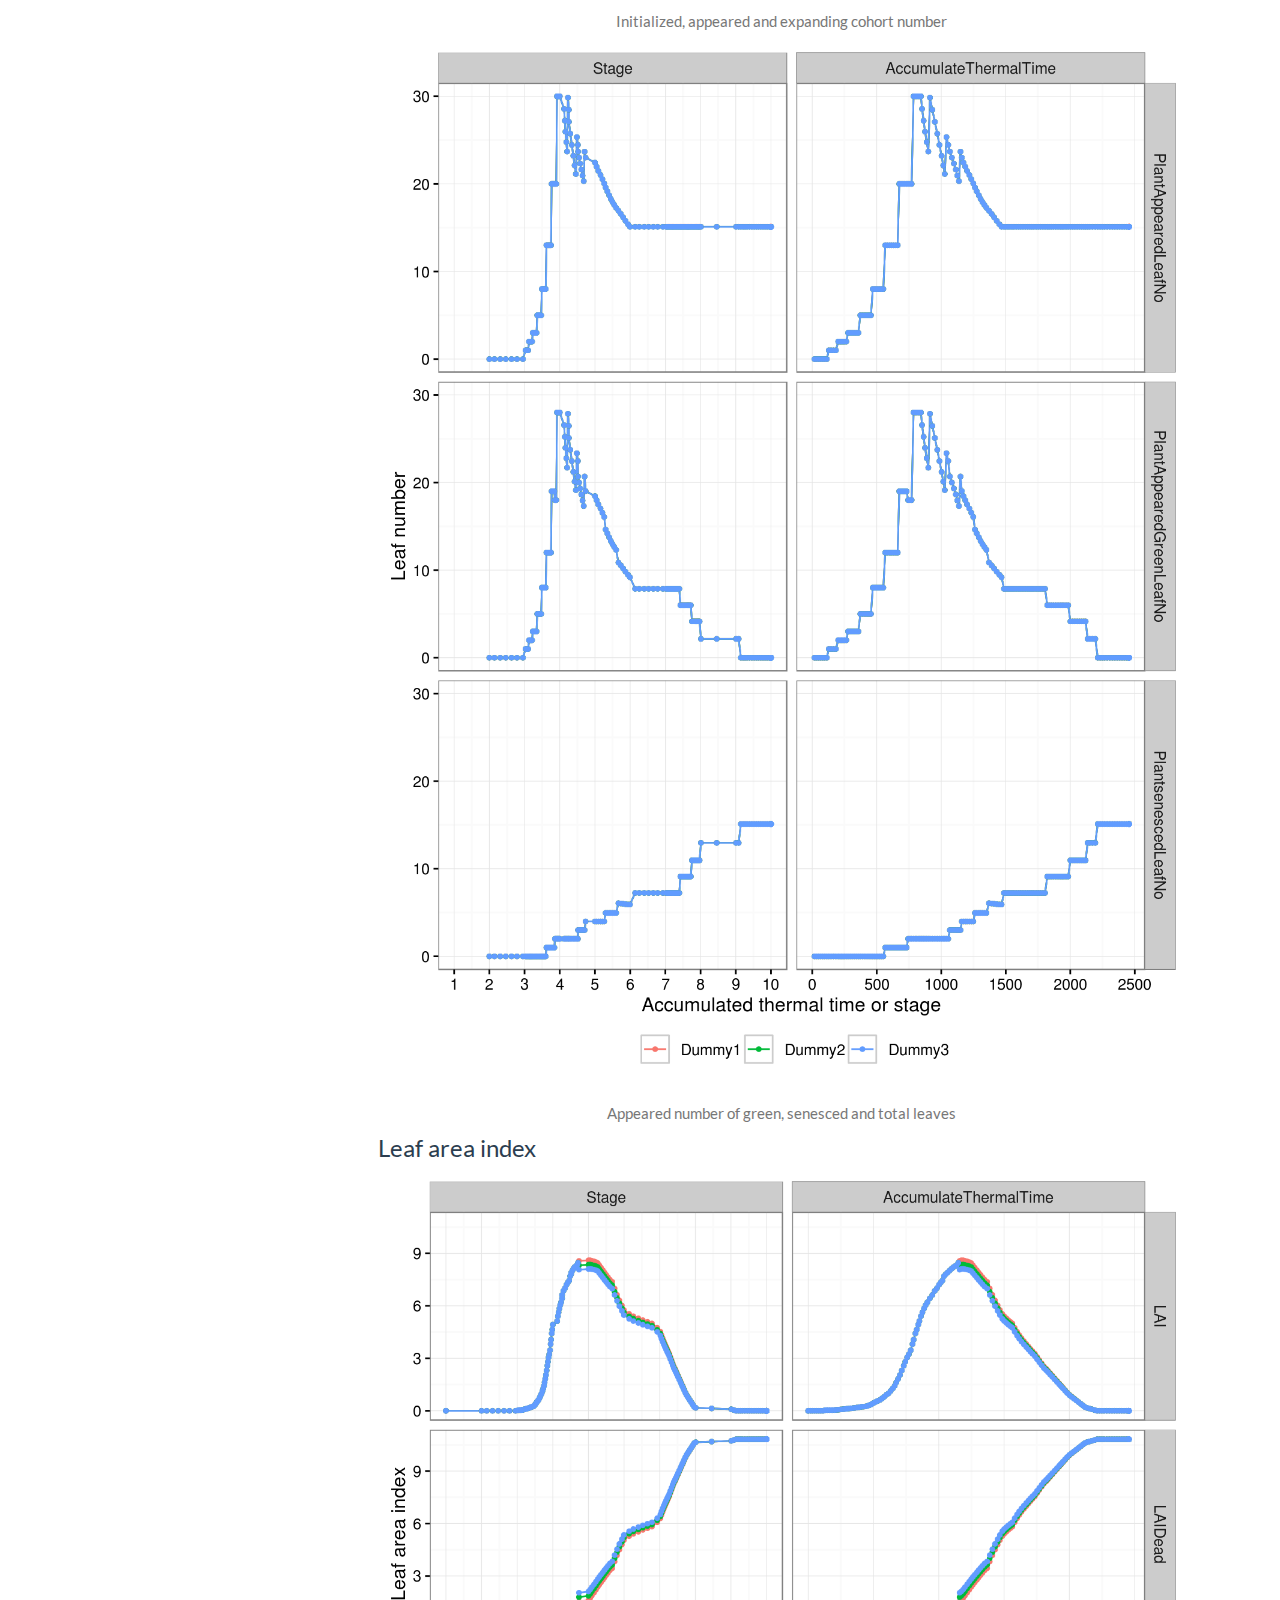
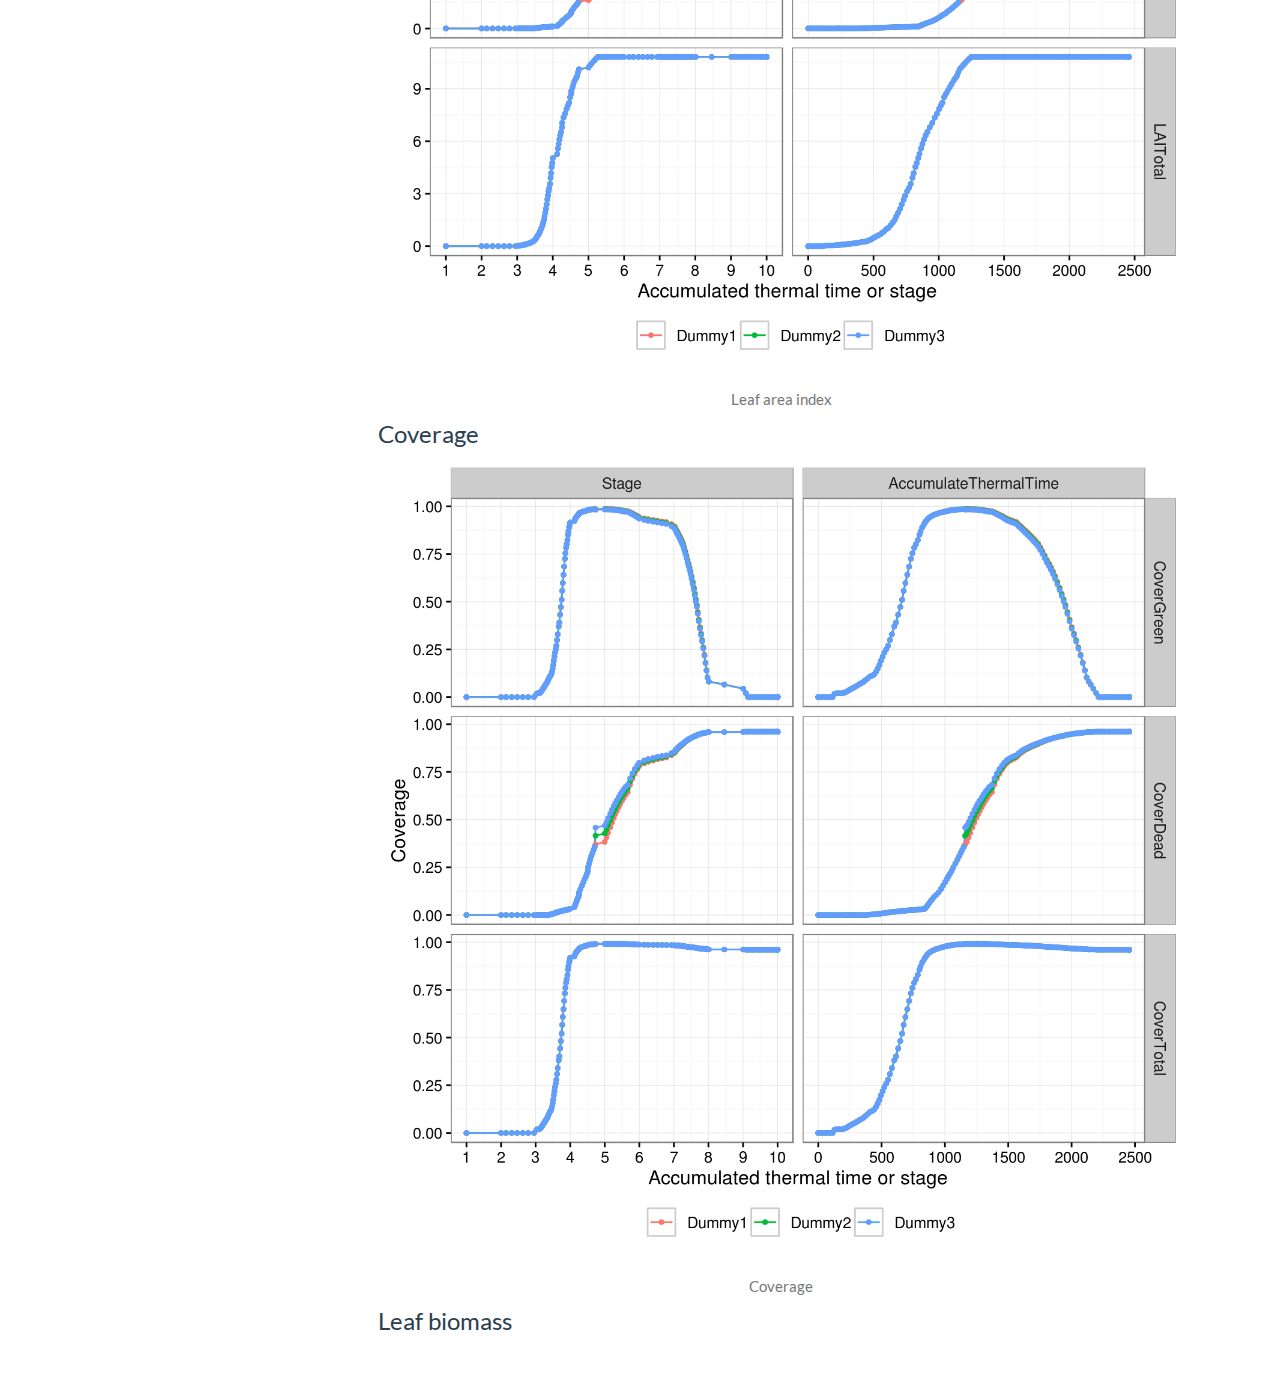
<file: FrostFraction.html>
<!DOCTYPE html>

<html xmlns="http://www.w3.org/1999/xhtml">

<head>

<meta charset="utf-8">
<meta http-equiv="Content-Type" content="text/html; charset=utf-8" />
<meta name="generator" content="pandoc" />




<title>FrostFraction</title>

<script src="site_libs/jquery-1.11.3/jquery.min.js"></script>
<script src="site_libs/jqueryui-1.11.4/jquery-ui.min.js"></script>
<link href="site_libs/tocify-1.9.1/jquery.tocify.css" rel="stylesheet" />
<script src="site_libs/tocify-1.9.1/jquery.tocify.js"></script>
<meta name="viewport" content="width=device-width, initial-scale=1" />
<link href="site_libs/bootstrap-3.3.5/css/flatly.min.css" rel="stylesheet" />
<script src="site_libs/bootstrap-3.3.5/js/bootstrap.min.js"></script>
<script src="site_libs/bootstrap-3.3.5/shim/html5shiv.min.js"></script>
<script src="site_libs/bootstrap-3.3.5/shim/respond.min.js"></script>
<link href="site_libs/font-awesome-4.5.0/css/font-awesome.min.css" rel="stylesheet" />

<style type="text/css">code{white-space: pre;}</style>
<link rel="stylesheet"
      href="site_libs/highlight/textmate.css"
      type="text/css" />
<script src="site_libs/highlight/highlight.js"></script>
<style type="text/css">
  pre:not([class]) {
    background-color: white;
  }
</style>
<script type="text/javascript">
if (window.hljs && document.readyState && document.readyState === "complete") {
   window.setTimeout(function() {
      hljs.initHighlighting();
   }, 0);
}
</script>



<style type="text/css">
h1 {
  font-size: 34px;
}
h1.title {
  font-size: 38px;
}
h2 {
  font-size: 30px;
}
h3 {
  font-size: 24px;
}
h4 {
  font-size: 18px;
}
h5 {
  font-size: 16px;
}
h6 {
  font-size: 12px;
}
.table th:not([align]) {
  text-align: left;
}
</style>

<link rel="stylesheet" href="style.css" type="text/css" />

</head>

<body>

<style type = "text/css">
.main-container {
  max-width: 940px;
  margin-left: auto;
  margin-right: auto;
}
code {
  color: inherit;
  background-color: rgba(0, 0, 0, 0.04);
}
img {
  max-width:100%;
  height: auto;
}
.tabbed-pane {
  padding-top: 12px;
}
button.code-folding-btn:focus {
  outline: none;
}
</style>

<style type="text/css">
/* padding for bootstrap navbar */
body {
  padding-top: 60px;
  padding-bottom: 40px;
}
/* offset scroll position for anchor links (for fixed navbar)  */
.section h1 {
  padding-top: 65px;
  margin-top: -65px;
}

.section h2 {
  padding-top: 65px;
  margin-top: -65px;
}
.section h3 {
  padding-top: 65px;
  margin-top: -65px;
}
.section h4 {
  padding-top: 65px;
  margin-top: -65px;
}
.section h5 {
  padding-top: 65px;
  margin-top: -65px;
}
.section h6 {
  padding-top: 65px;
  margin-top: -65px;
}
</style>

<script>
// manage active state of menu based on current page
$(document).ready(function () {
  // active menu anchor
  href = window.location.pathname
  href = href.substr(href.lastIndexOf('/') + 1)
  if (href === "")
    href = "index.html";
  var menuAnchor = $('a[href="' + href + '"]');

  // mark it active
  menuAnchor.parent().addClass('active');

  // if it's got a parent navbar menu mark it active as well
  menuAnchor.closest('li.dropdown').addClass('active');
});
</script>


<div class="container-fluid main-container">

<!-- tabsets -->
<script src="site_libs/navigation-1.1/tabsets.js"></script>
<script>
$(document).ready(function () {
  window.buildTabsets("TOC");
});
</script>

<!-- code folding -->




<script>
$(document).ready(function ()  {

    // move toc-ignore selectors from section div to header
    $('div.section.toc-ignore')
        .removeClass('toc-ignore')
        .children('h1,h2,h3,h4,h5').addClass('toc-ignore');

    // establish options
    var options = {
      selectors: "h1,h2,h3",
      theme: "bootstrap3",
      context: '.toc-content',
      hashGenerator: function (text) {
        return text.replace(/[.\/?&!#<>]/g, '').replace(/\s/g, '_').toLowerCase();
      },
      ignoreSelector: ".toc-ignore",
      scrollTo: 0
    };
    options.showAndHide = false;
    options.smoothScroll = true;

    // tocify
    var toc = $("#TOC").tocify(options).data("toc-tocify");
});
</script>

<style type="text/css">

#TOC {
  margin: 25px 0px 20px 0px;
}
@media (max-width: 768px) {
#TOC {
  position: relative;
  width: 100%;
}
}


.toc-content {
  padding-left: 30px;
  padding-right: 40px;
}

div.main-container {
  max-width: 1200px;
}

div.tocify {
  width: 20%;
  max-width: 260px;
  max-height: 85%;
}

@media (min-width: 768px) and (max-width: 991px) {
  div.tocify {
    width: 25%;
  }
}

@media (max-width: 767px) {
  div.tocify {
    width: 100%;
    max-width: none;
  }
}

.tocify ul, .tocify li {
  line-height: 20px;
}

.tocify-subheader .tocify-item {
  font-size: 0.9em;
  padding-left: 5px;
}

.tocify .list-group-item {
  border-radius: 0px;
}

.tocify-subheader {
  display: inline;
}
.tocify-subheader .tocify-item {
  font-size: 0.95em;
  padding-left: 10px;
}

</style>

<!-- setup 3col/9col grid for toc_float and main content  -->
<div class="row-fluid">
<div class="col-xs-12 col-sm-4 col-md-3">
<div id="TOC" class="tocify">
</div>
</div>

<div class="toc-content col-xs-12 col-sm-8 col-md-9">




<div class="navbar navbar-inverse  navbar-fixed-top" role="navigation">
  <div class="container">
    <div class="navbar-header">
      <button type="button" class="navbar-toggle collapsed" data-toggle="collapse" data-target="#navbar">
        <span class="icon-bar"></span>
        <span class="icon-bar"></span>
        <span class="icon-bar"></span>
      </button>
      <a class="navbar-brand" href="index.html">Sensitivity analysis</a>
    </div>
    <div id="navbar" class="navbar-collapse collapse">
      <ul class="nav navbar-nav">
        <li class="dropdown">
  <a href="#" class="dropdown-toggle" data-toggle="dropdown" role="button" aria-expanded="false">
    Phenology
     
    <span class="caret"></span>
  </a>
  <ul class="dropdown-menu" role="menu">
    <li>
      <a href="VernSens.html">VernSens</a>
    </li>
    <li>
      <a href="PhotopSens.html">PhotopSens</a>
    </li>
  </ul>
</li>
<li class="dropdown">
  <a href="#" class="dropdown-toggle" data-toggle="dropdown" role="button" aria-expanded="false">
    Leaf development
     
    <span class="caret"></span>
  </a>
  <ul class="dropdown-menu" role="menu">
    <li>
      <a href="PotentialExtinctionCoeff.html">PotentialExtinctionCoeff</a>
    </li>
    <li>
      <a href="AreaLargestLeaves.html">AreaLargestLeaves</a>
    </li>
    <li>
      <a href="FrostFraction.html">FrostFraction</a>
    </li>
  </ul>
</li>
      </ul>
      <ul class="nav navbar-nav navbar-right">
        <li>
  <a href="https://github.com/byzheng/APSIM-Wheat-Sens">
    <span class="fa fa-github fa-lg"></span>
     
  </a>
</li>
      </ul>
    </div><!--/.nav-collapse -->
  </div><!--/.container -->
</div><!--/.navbar -->

<div class="fluid-row" id="header">



<h1 class="title toc-ignore">FrostFraction</h1>

</div>


<div id="frostfraction" class="section level1">
<h1>FrostFraction</h1>
<div id="sec-configuration" class="section level2">
<h2>Configuration</h2>
<p>The sensitivity analysis is conducted for parameter(s).</p>
<ol style="list-style-type: decimal">
<li>[Leaf].FrostFraction.XYPairs.X</li>
<li>[Leaf].FrostFraction.XYPairs.Y</li>
</ol>
<!-- end of list -->
<p>The table below shows the values of dummy cultivars. The column name(s) only contain the last section of parameter names.</p>
<table>
<thead>
<tr class="header">
<th align="right">Cultivar</th>
<th align="right">X</th>
<th align="right">Y</th>
</tr>
</thead>
<tbody>
<tr class="odd">
<td align="right">Dummy1</td>
<td align="right">-1, 0</td>
<td align="right">0, 0</td>
</tr>
<tr class="even">
<td align="right">Dummy2</td>
<td align="right">-1, 0</td>
<td align="right">0.1, 0</td>
</tr>
<tr class="odd">
<td align="right">Dummy3</td>
<td align="right">-1, 0</td>
<td align="right">0.2, 0</td>
</tr>
</tbody>
</table>
</div>
<div id="sec-phenology" class="section level2">
<h2>Phenology</h2>
<div class="figure" style="text-align: center">
<img src="figs/FrostFraction/leaf-tt-stage-1.png" alt="The growthing stage as a function of accumulated thermal  time " width="100%" />
<p class="caption">
The growthing stage as a function of accumulated thermal time
</p>
</div>
</div>
<div id="structure" class="section level2">
<h2>Structure</h2>
<div class="figure" style="text-align: center">
<img src="figs/FrostFraction/node-number-1.png" alt="Primordia and node number in main stem" width="100%" />
<p class="caption">
Primordia and node number in main stem
</p>
</div>
<div class="figure" style="text-align: center">
<img src="figs/FrostFraction/tiller-number-1.png" alt="The branching rate and branch number for wheat" width="100%" />
<p class="caption">
The branching rate and branch number for wheat
</p>
</div>
<div class="figure" style="text-align: center">
<img src="figs/FrostFraction/plant-population-1.png" alt="The total population of main stem and all stems" width="100%" />
<p class="caption">
The total population of main stem and all stems
</p>
</div>
</div>
<div id="leaf-development" class="section level2">
<h2>Leaf development</h2>
<div id="leaf-number" class="section level3">
<h3>Leaf number</h3>
<div class="figure" style="text-align: center">
<img src="figs/FrostFraction/leaf-cohort-number-1.png" alt="Initialized, appeared and expanding cohort number" width="100%" />
<p class="caption">
Initialized, appeared and expanding cohort number
</p>
</div>
<div class="figure" style="text-align: center">
<img src="figs/FrostFraction/leaf-number-1.png" alt="Appeared number of green, senesced and total leaves" width="100%" />
<p class="caption">
Appeared number of green, senesced and total leaves
</p>
</div>
</div>
<div id="leaf-area-index" class="section level3">
<h3>Leaf area index</h3>
<div class="figure" style="text-align: center">
<img src="figs/FrostFraction/leaf-lai-1.png" alt="Leaf area index" width="100%" />
<p class="caption">
Leaf area index
</p>
</div>
</div>
<div id="coverage" class="section level3">
<h3>Coverage</h3>
<div class="figure" style="text-align: center">
<img src="figs/FrostFraction/leaf-cover-1.png" alt="Coverage" width="100%" />
<p class="caption">
Coverage
</p>
</div>
</div>
<div id="leaf-biomass" class="section level3">
<h3>Leaf biomass</h3>
</div>
</div>
</div>



</div>
</div>

</div>

<script>

// add bootstrap table styles to pandoc tables
$(document).ready(function () {
  $('tr.header').parent('thead').parent('table').addClass('table table-condensed');
});

</script>


</body>
</html>
</file>
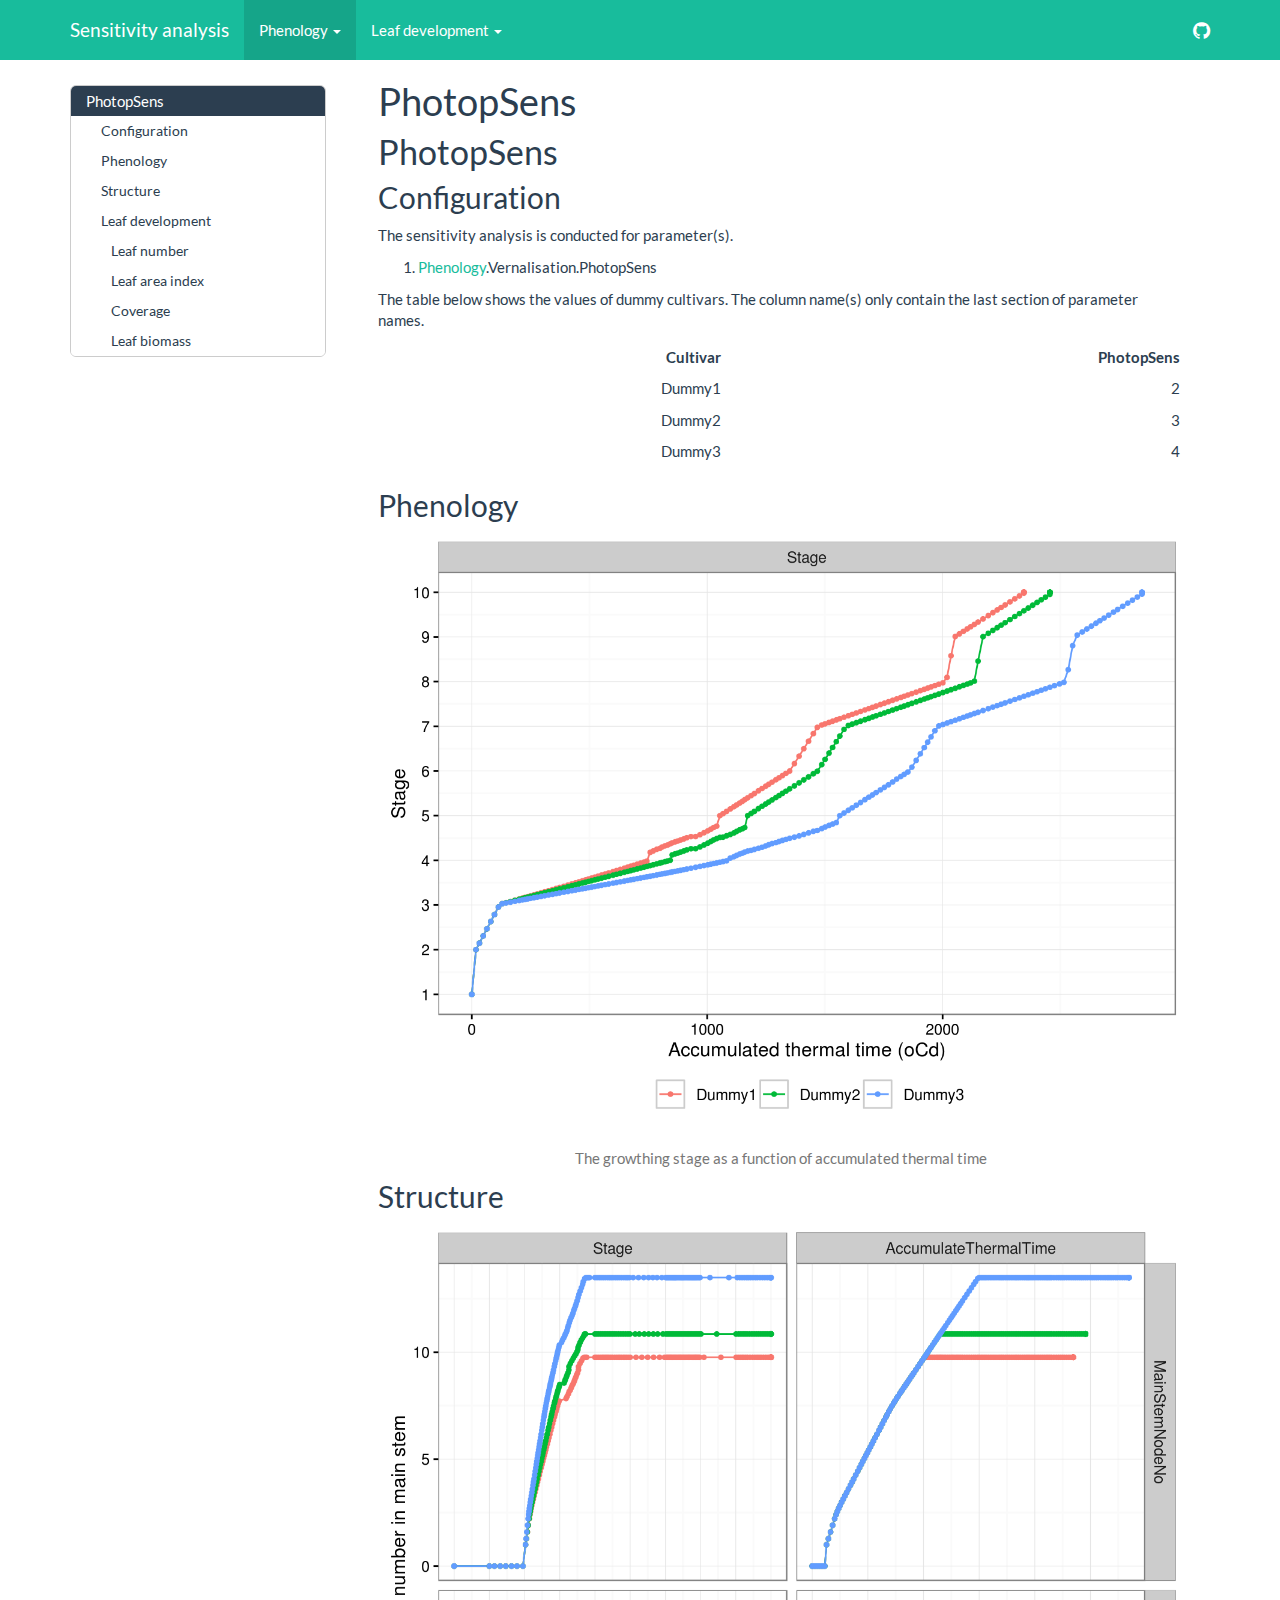
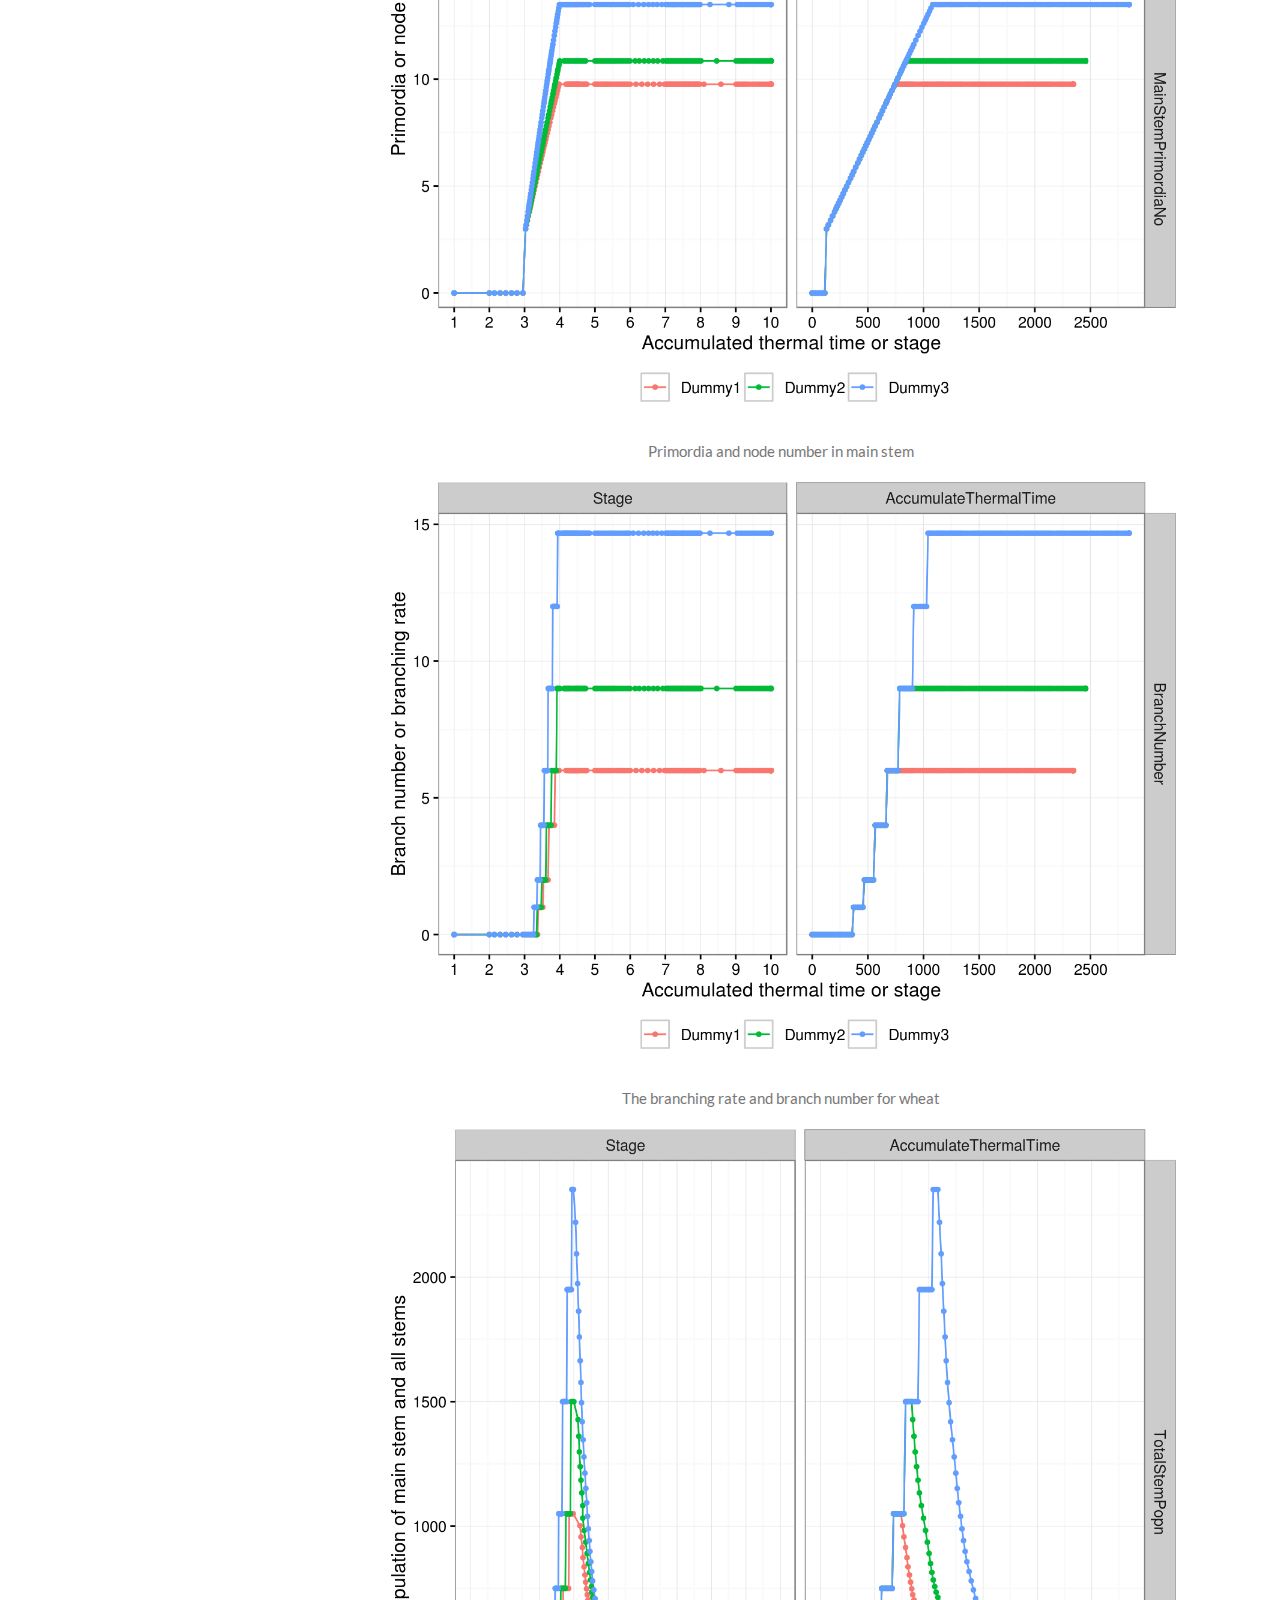
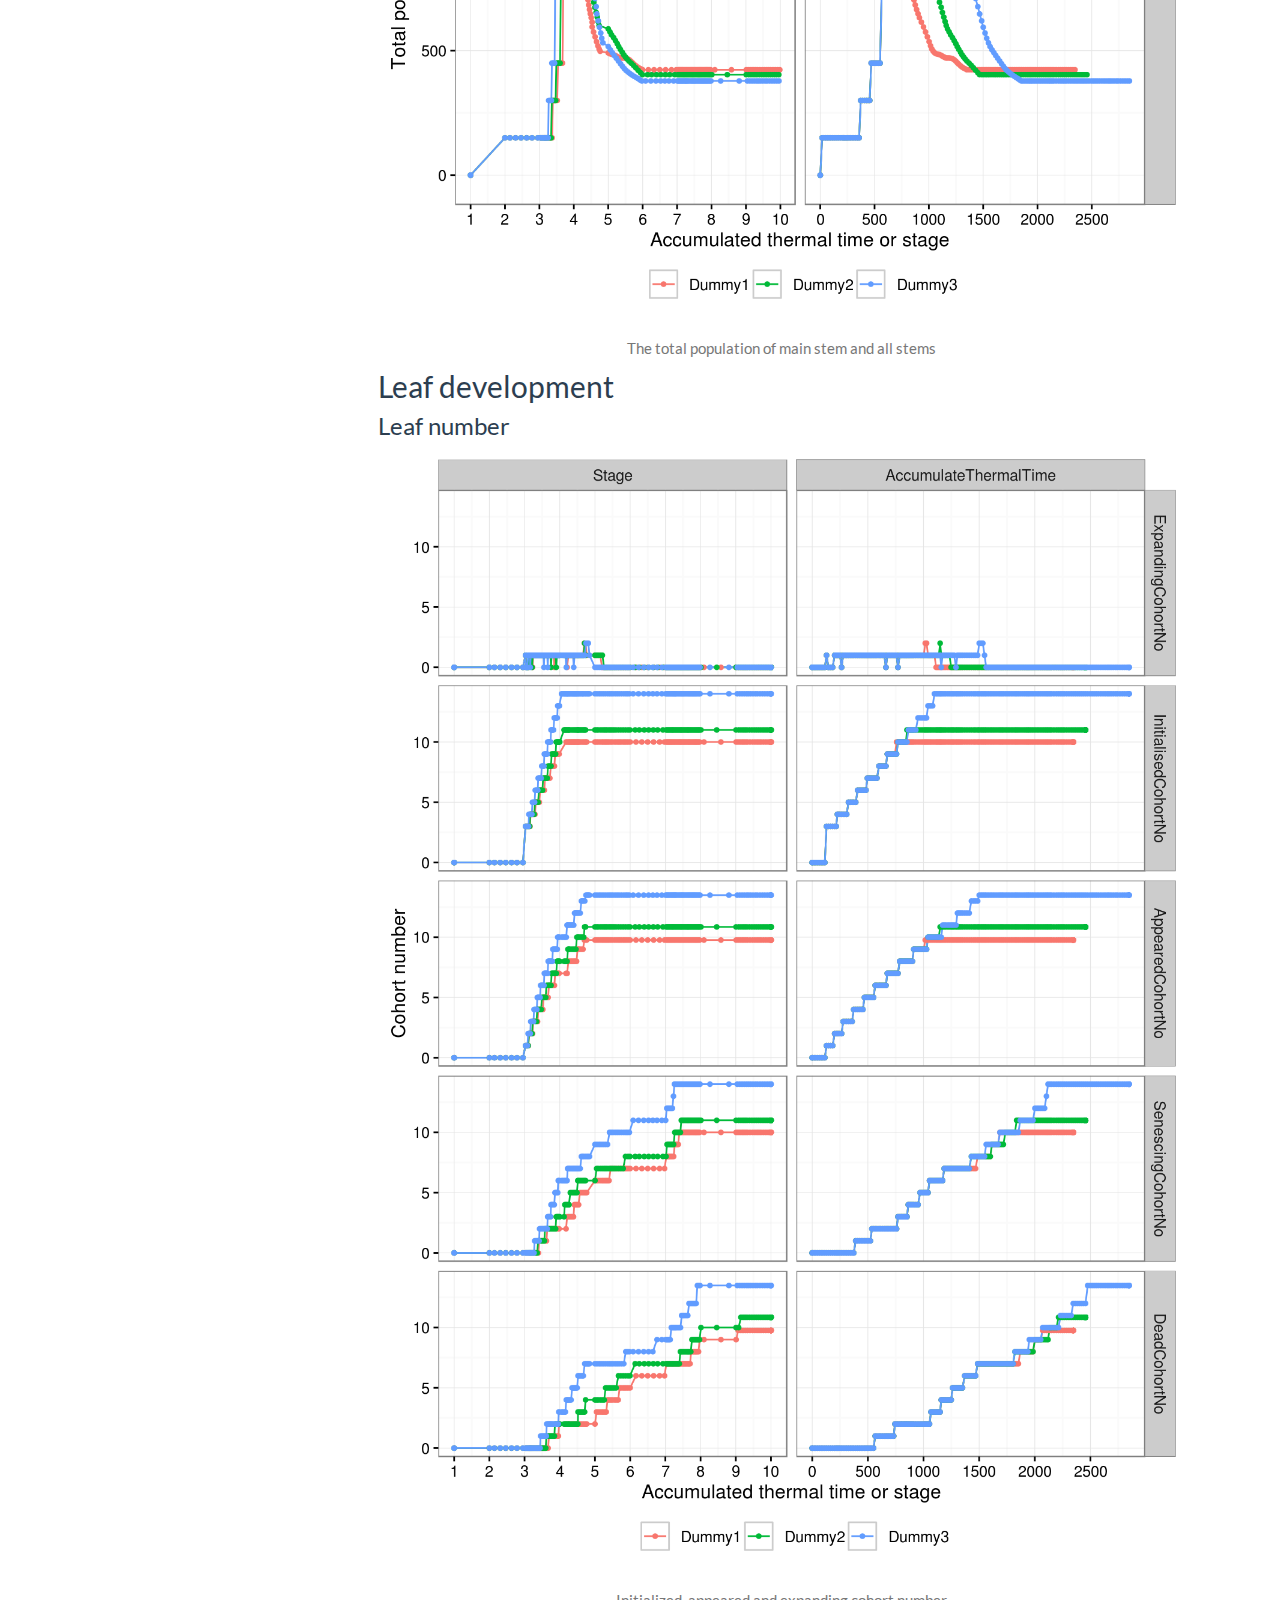
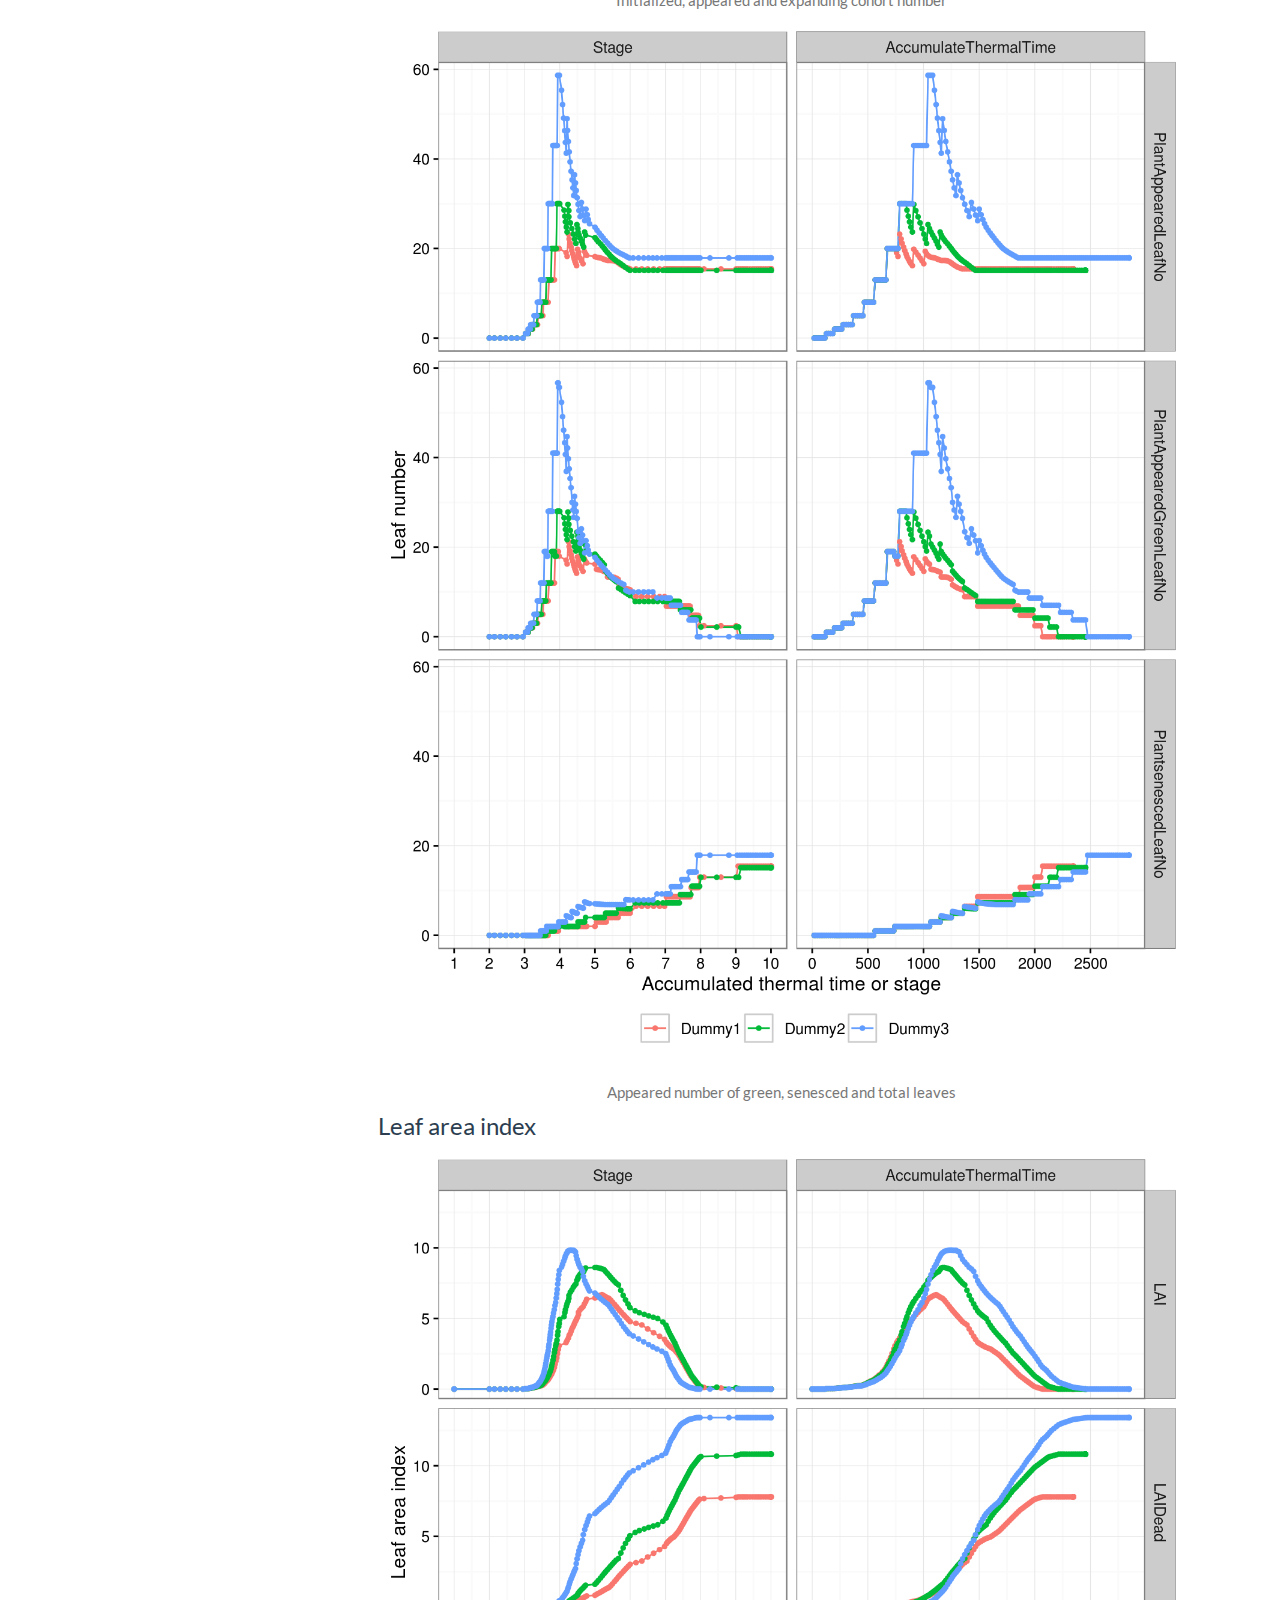
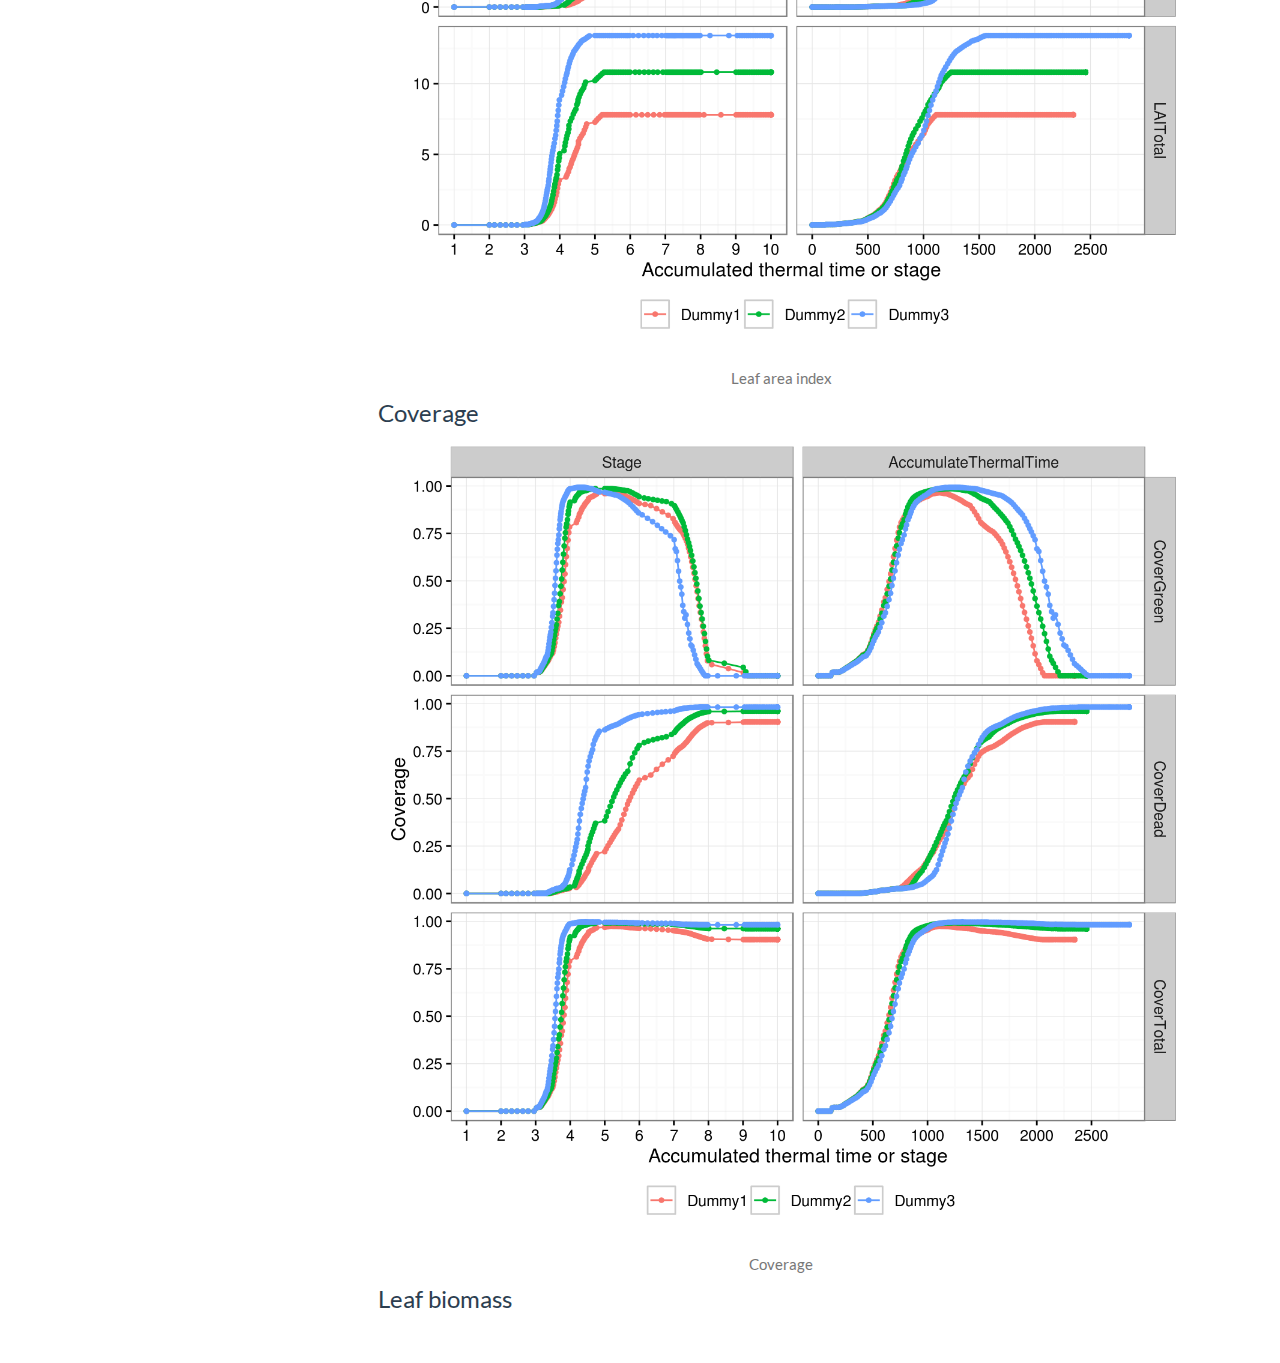
<file: PhotopSens.html>
<!DOCTYPE html>

<html xmlns="http://www.w3.org/1999/xhtml">

<head>

<meta charset="utf-8">
<meta http-equiv="Content-Type" content="text/html; charset=utf-8" />
<meta name="generator" content="pandoc" />




<title>PhotopSens</title>

<script src="site_libs/jquery-1.11.3/jquery.min.js"></script>
<script src="site_libs/jqueryui-1.11.4/jquery-ui.min.js"></script>
<link href="site_libs/tocify-1.9.1/jquery.tocify.css" rel="stylesheet" />
<script src="site_libs/tocify-1.9.1/jquery.tocify.js"></script>
<meta name="viewport" content="width=device-width, initial-scale=1" />
<link href="site_libs/bootstrap-3.3.5/css/flatly.min.css" rel="stylesheet" />
<script src="site_libs/bootstrap-3.3.5/js/bootstrap.min.js"></script>
<script src="site_libs/bootstrap-3.3.5/shim/html5shiv.min.js"></script>
<script src="site_libs/bootstrap-3.3.5/shim/respond.min.js"></script>
<link href="site_libs/font-awesome-4.5.0/css/font-awesome.min.css" rel="stylesheet" />

<style type="text/css">code{white-space: pre;}</style>
<link rel="stylesheet"
      href="site_libs/highlight/textmate.css"
      type="text/css" />
<script src="site_libs/highlight/highlight.js"></script>
<style type="text/css">
  pre:not([class]) {
    background-color: white;
  }
</style>
<script type="text/javascript">
if (window.hljs && document.readyState && document.readyState === "complete") {
   window.setTimeout(function() {
      hljs.initHighlighting();
   }, 0);
}
</script>



<style type="text/css">
h1 {
  font-size: 34px;
}
h1.title {
  font-size: 38px;
}
h2 {
  font-size: 30px;
}
h3 {
  font-size: 24px;
}
h4 {
  font-size: 18px;
}
h5 {
  font-size: 16px;
}
h6 {
  font-size: 12px;
}
.table th:not([align]) {
  text-align: left;
}
</style>

<link rel="stylesheet" href="style.css" type="text/css" />

</head>

<body>

<style type = "text/css">
.main-container {
  max-width: 940px;
  margin-left: auto;
  margin-right: auto;
}
code {
  color: inherit;
  background-color: rgba(0, 0, 0, 0.04);
}
img {
  max-width:100%;
  height: auto;
}
.tabbed-pane {
  padding-top: 12px;
}
button.code-folding-btn:focus {
  outline: none;
}
</style>

<style type="text/css">
/* padding for bootstrap navbar */
body {
  padding-top: 60px;
  padding-bottom: 40px;
}
/* offset scroll position for anchor links (for fixed navbar)  */
.section h1 {
  padding-top: 65px;
  margin-top: -65px;
}

.section h2 {
  padding-top: 65px;
  margin-top: -65px;
}
.section h3 {
  padding-top: 65px;
  margin-top: -65px;
}
.section h4 {
  padding-top: 65px;
  margin-top: -65px;
}
.section h5 {
  padding-top: 65px;
  margin-top: -65px;
}
.section h6 {
  padding-top: 65px;
  margin-top: -65px;
}
</style>

<script>
// manage active state of menu based on current page
$(document).ready(function () {
  // active menu anchor
  href = window.location.pathname
  href = href.substr(href.lastIndexOf('/') + 1)
  if (href === "")
    href = "index.html";
  var menuAnchor = $('a[href="' + href + '"]');

  // mark it active
  menuAnchor.parent().addClass('active');

  // if it's got a parent navbar menu mark it active as well
  menuAnchor.closest('li.dropdown').addClass('active');
});
</script>


<div class="container-fluid main-container">

<!-- tabsets -->
<script src="site_libs/navigation-1.1/tabsets.js"></script>
<script>
$(document).ready(function () {
  window.buildTabsets("TOC");
});
</script>

<!-- code folding -->




<script>
$(document).ready(function ()  {

    // move toc-ignore selectors from section div to header
    $('div.section.toc-ignore')
        .removeClass('toc-ignore')
        .children('h1,h2,h3,h4,h5').addClass('toc-ignore');

    // establish options
    var options = {
      selectors: "h1,h2,h3",
      theme: "bootstrap3",
      context: '.toc-content',
      hashGenerator: function (text) {
        return text.replace(/[.\/?&!#<>]/g, '').replace(/\s/g, '_').toLowerCase();
      },
      ignoreSelector: ".toc-ignore",
      scrollTo: 0
    };
    options.showAndHide = false;
    options.smoothScroll = true;

    // tocify
    var toc = $("#TOC").tocify(options).data("toc-tocify");
});
</script>

<style type="text/css">

#TOC {
  margin: 25px 0px 20px 0px;
}
@media (max-width: 768px) {
#TOC {
  position: relative;
  width: 100%;
}
}


.toc-content {
  padding-left: 30px;
  padding-right: 40px;
}

div.main-container {
  max-width: 1200px;
}

div.tocify {
  width: 20%;
  max-width: 260px;
  max-height: 85%;
}

@media (min-width: 768px) and (max-width: 991px) {
  div.tocify {
    width: 25%;
  }
}

@media (max-width: 767px) {
  div.tocify {
    width: 100%;
    max-width: none;
  }
}

.tocify ul, .tocify li {
  line-height: 20px;
}

.tocify-subheader .tocify-item {
  font-size: 0.9em;
  padding-left: 5px;
}

.tocify .list-group-item {
  border-radius: 0px;
}

.tocify-subheader {
  display: inline;
}
.tocify-subheader .tocify-item {
  font-size: 0.95em;
  padding-left: 10px;
}

</style>

<!-- setup 3col/9col grid for toc_float and main content  -->
<div class="row-fluid">
<div class="col-xs-12 col-sm-4 col-md-3">
<div id="TOC" class="tocify">
</div>
</div>

<div class="toc-content col-xs-12 col-sm-8 col-md-9">




<div class="navbar navbar-inverse  navbar-fixed-top" role="navigation">
  <div class="container">
    <div class="navbar-header">
      <button type="button" class="navbar-toggle collapsed" data-toggle="collapse" data-target="#navbar">
        <span class="icon-bar"></span>
        <span class="icon-bar"></span>
        <span class="icon-bar"></span>
      </button>
      <a class="navbar-brand" href="index.html">Sensitivity analysis</a>
    </div>
    <div id="navbar" class="navbar-collapse collapse">
      <ul class="nav navbar-nav">
        <li class="dropdown">
  <a href="#" class="dropdown-toggle" data-toggle="dropdown" role="button" aria-expanded="false">
    Phenology
     
    <span class="caret"></span>
  </a>
  <ul class="dropdown-menu" role="menu">
    <li>
      <a href="VernSens.html">VernSens</a>
    </li>
    <li>
      <a href="PhotopSens.html">PhotopSens</a>
    </li>
  </ul>
</li>
<li class="dropdown">
  <a href="#" class="dropdown-toggle" data-toggle="dropdown" role="button" aria-expanded="false">
    Leaf development
     
    <span class="caret"></span>
  </a>
  <ul class="dropdown-menu" role="menu">
    <li>
      <a href="PotentialExtinctionCoeff.html">PotentialExtinctionCoeff</a>
    </li>
    <li>
      <a href="AreaLargestLeaves.html">AreaLargestLeaves</a>
    </li>
    <li>
      <a href="FrostFraction.html">FrostFraction</a>
    </li>
  </ul>
</li>
      </ul>
      <ul class="nav navbar-nav navbar-right">
        <li>
  <a href="https://github.com/byzheng/APSIM-Wheat-Sens">
    <span class="fa fa-github fa-lg"></span>
     
  </a>
</li>
      </ul>
    </div><!--/.nav-collapse -->
  </div><!--/.container -->
</div><!--/.navbar -->

<div class="fluid-row" id="header">



<h1 class="title toc-ignore">PhotopSens</h1>

</div>


<div id="photopsens" class="section level1">
<h1>PhotopSens</h1>
<div id="sec-configuration" class="section level2">
<h2>Configuration</h2>
<p>The sensitivity analysis is conducted for parameter(s).</p>
<ol style="list-style-type: decimal">
<li><a href="#sec-phenology">Phenology</a>.Vernalisation.PhotopSens</li>
</ol>
<!-- end of list -->
<p>The table below shows the values of dummy cultivars. The column name(s) only contain the last section of parameter names.</p>
<table>
<thead>
<tr class="header">
<th align="right">Cultivar</th>
<th align="right">PhotopSens</th>
</tr>
</thead>
<tbody>
<tr class="odd">
<td align="right">Dummy1</td>
<td align="right">2</td>
</tr>
<tr class="even">
<td align="right">Dummy2</td>
<td align="right">3</td>
</tr>
<tr class="odd">
<td align="right">Dummy3</td>
<td align="right">4</td>
</tr>
</tbody>
</table>
</div>
<div id="sec-phenology" class="section level2">
<h2>Phenology</h2>
<div class="figure" style="text-align: center">
<img src="figs/PhotopSens/leaf-tt-stage-1.png" alt="The growthing stage as a function of accumulated thermal  time " width="100%" />
<p class="caption">
The growthing stage as a function of accumulated thermal time
</p>
</div>
</div>
<div id="structure" class="section level2">
<h2>Structure</h2>
<div class="figure" style="text-align: center">
<img src="figs/PhotopSens/node-number-1.png" alt="Primordia and node number in main stem" width="100%" />
<p class="caption">
Primordia and node number in main stem
</p>
</div>
<div class="figure" style="text-align: center">
<img src="figs/PhotopSens/tiller-number-1.png" alt="The branching rate and branch number for wheat" width="100%" />
<p class="caption">
The branching rate and branch number for wheat
</p>
</div>
<div class="figure" style="text-align: center">
<img src="figs/PhotopSens/plant-population-1.png" alt="The total population of main stem and all stems" width="100%" />
<p class="caption">
The total population of main stem and all stems
</p>
</div>
</div>
<div id="leaf-development" class="section level2">
<h2>Leaf development</h2>
<div id="leaf-number" class="section level3">
<h3>Leaf number</h3>
<div class="figure" style="text-align: center">
<img src="figs/PhotopSens/leaf-cohort-number-1.png" alt="Initialized, appeared and expanding cohort number" width="100%" />
<p class="caption">
Initialized, appeared and expanding cohort number
</p>
</div>
<div class="figure" style="text-align: center">
<img src="figs/PhotopSens/leaf-number-1.png" alt="Appeared number of green, senesced and total leaves" width="100%" />
<p class="caption">
Appeared number of green, senesced and total leaves
</p>
</div>
</div>
<div id="leaf-area-index" class="section level3">
<h3>Leaf area index</h3>
<div class="figure" style="text-align: center">
<img src="figs/PhotopSens/leaf-lai-1.png" alt="Leaf area index" width="100%" />
<p class="caption">
Leaf area index
</p>
</div>
</div>
<div id="coverage" class="section level3">
<h3>Coverage</h3>
<div class="figure" style="text-align: center">
<img src="figs/PhotopSens/leaf-cover-1.png" alt="Coverage" width="100%" />
<p class="caption">
Coverage
</p>
</div>
</div>
<div id="leaf-biomass" class="section level3">
<h3>Leaf biomass</h3>
</div>
</div>
</div>



</div>
</div>

</div>

<script>

// add bootstrap table styles to pandoc tables
$(document).ready(function () {
  $('tr.header').parent('thead').parent('table').addClass('table table-condensed');
});

</script>


</body>
</html>
</file>
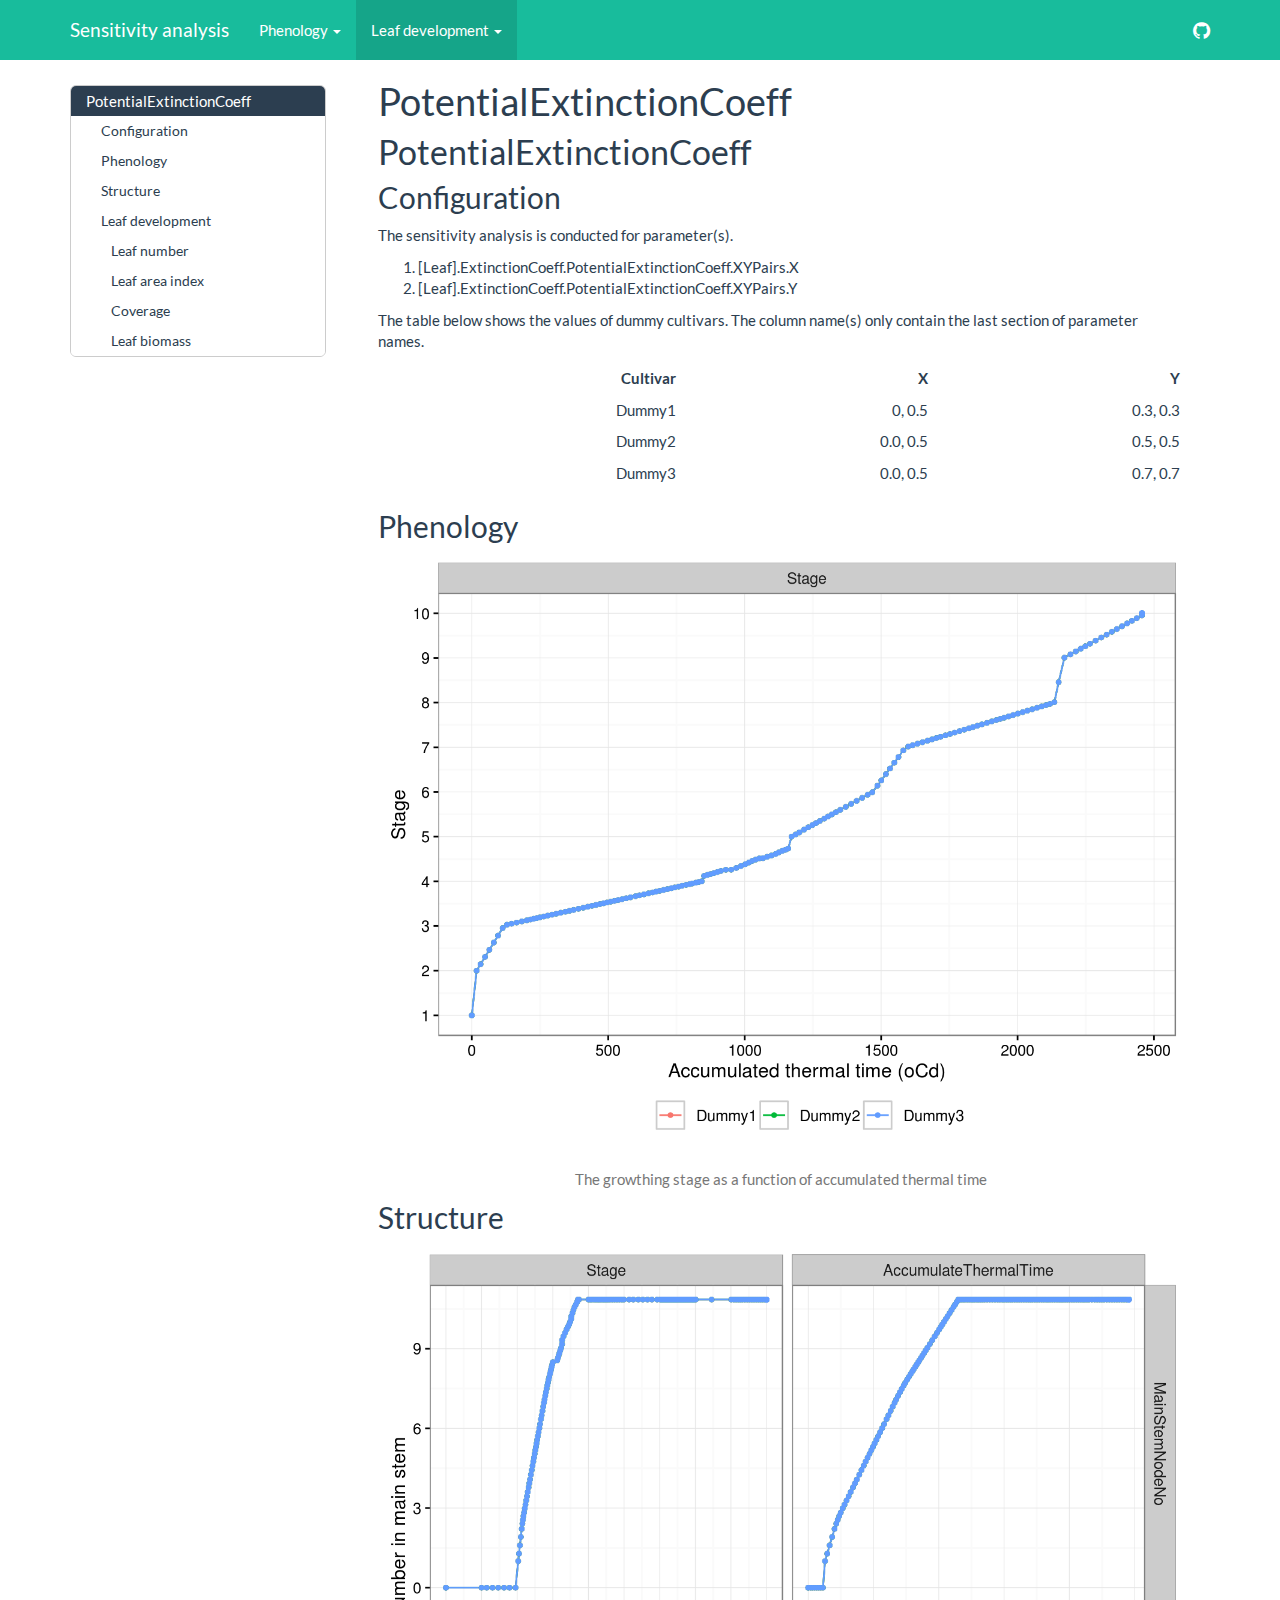
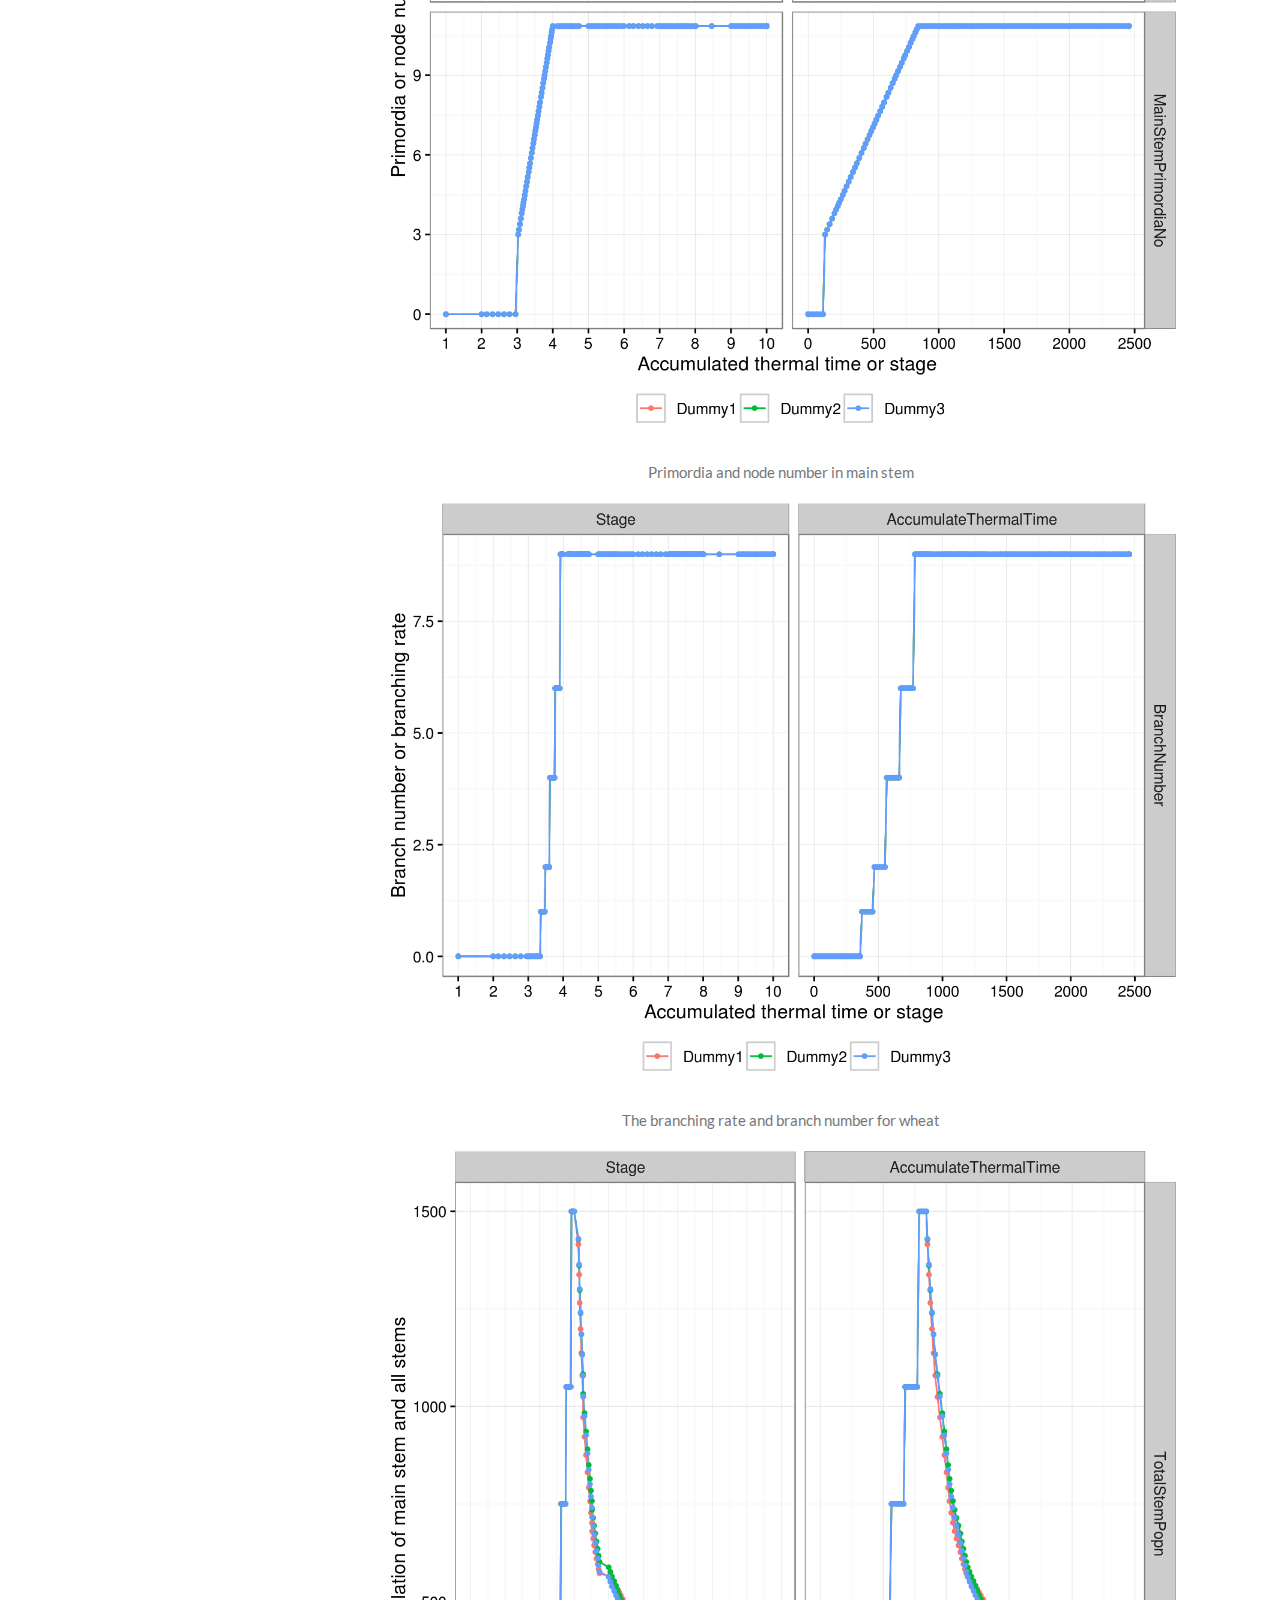
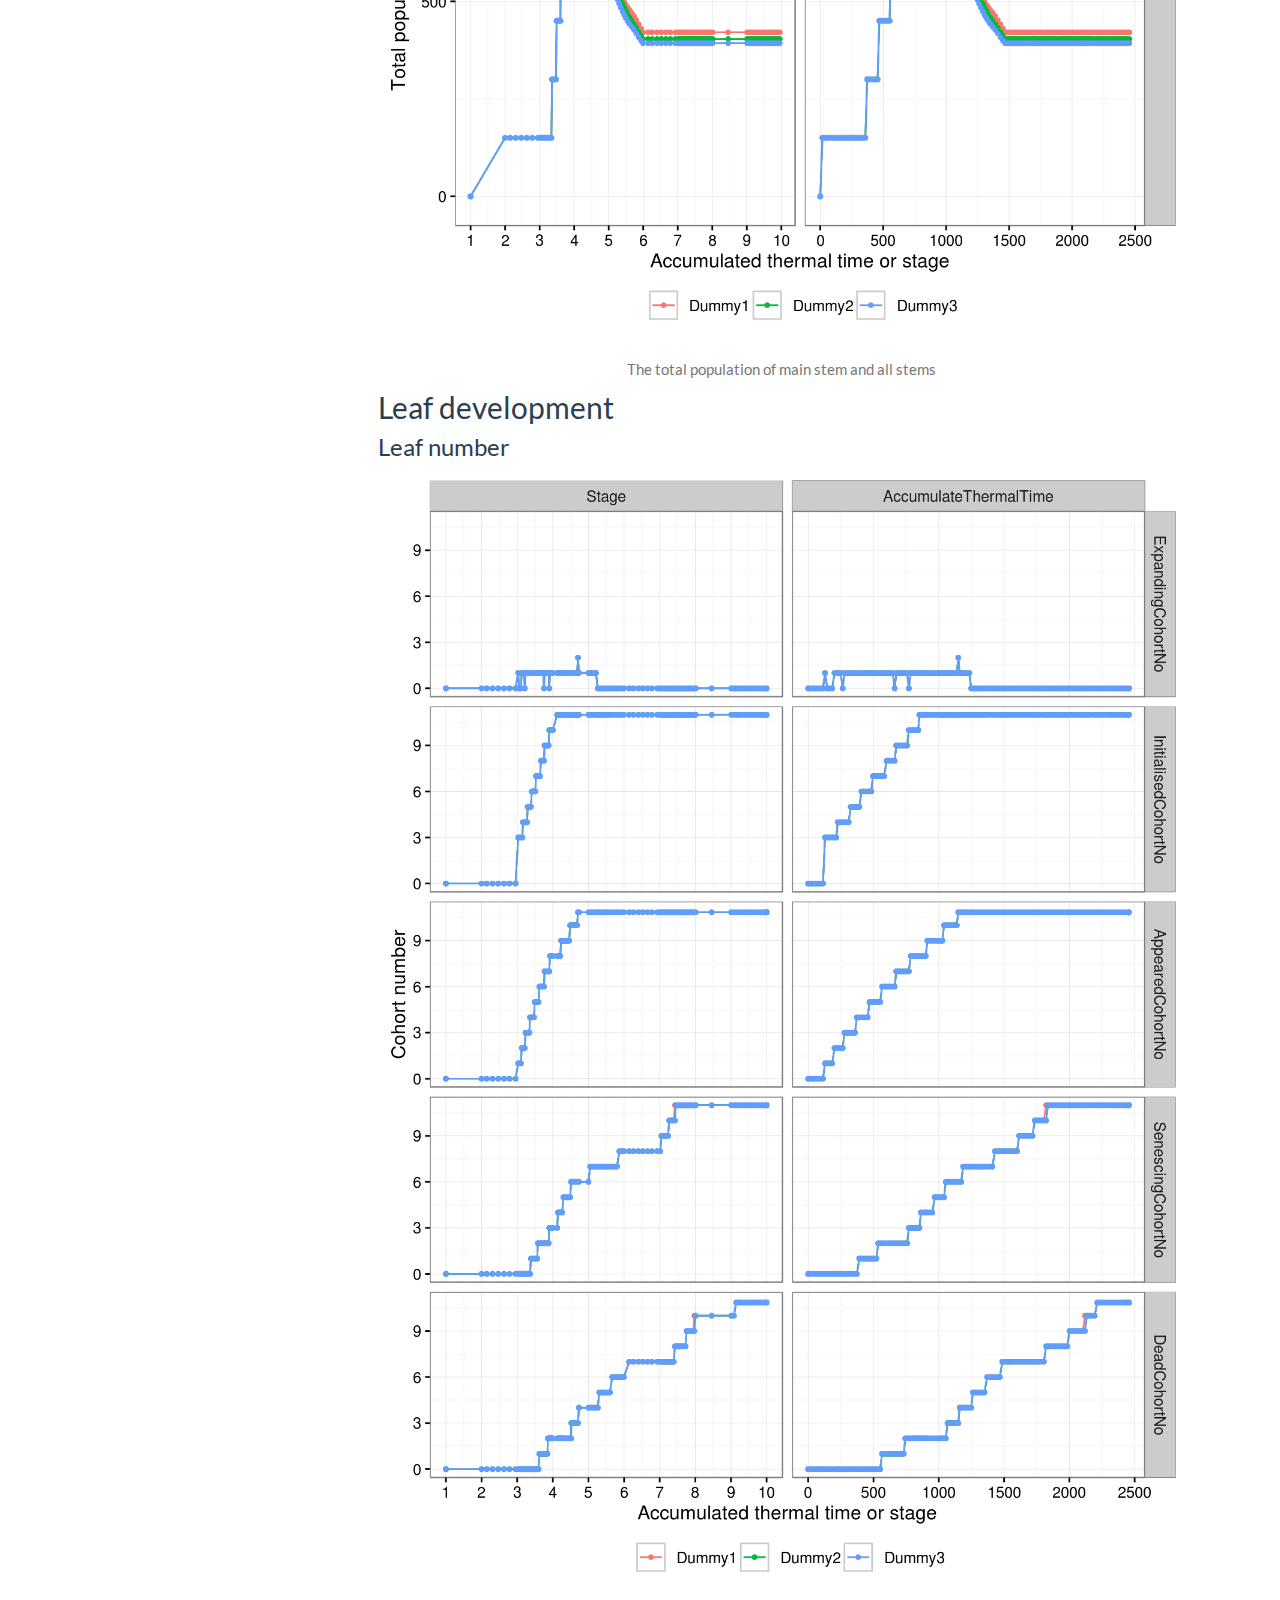
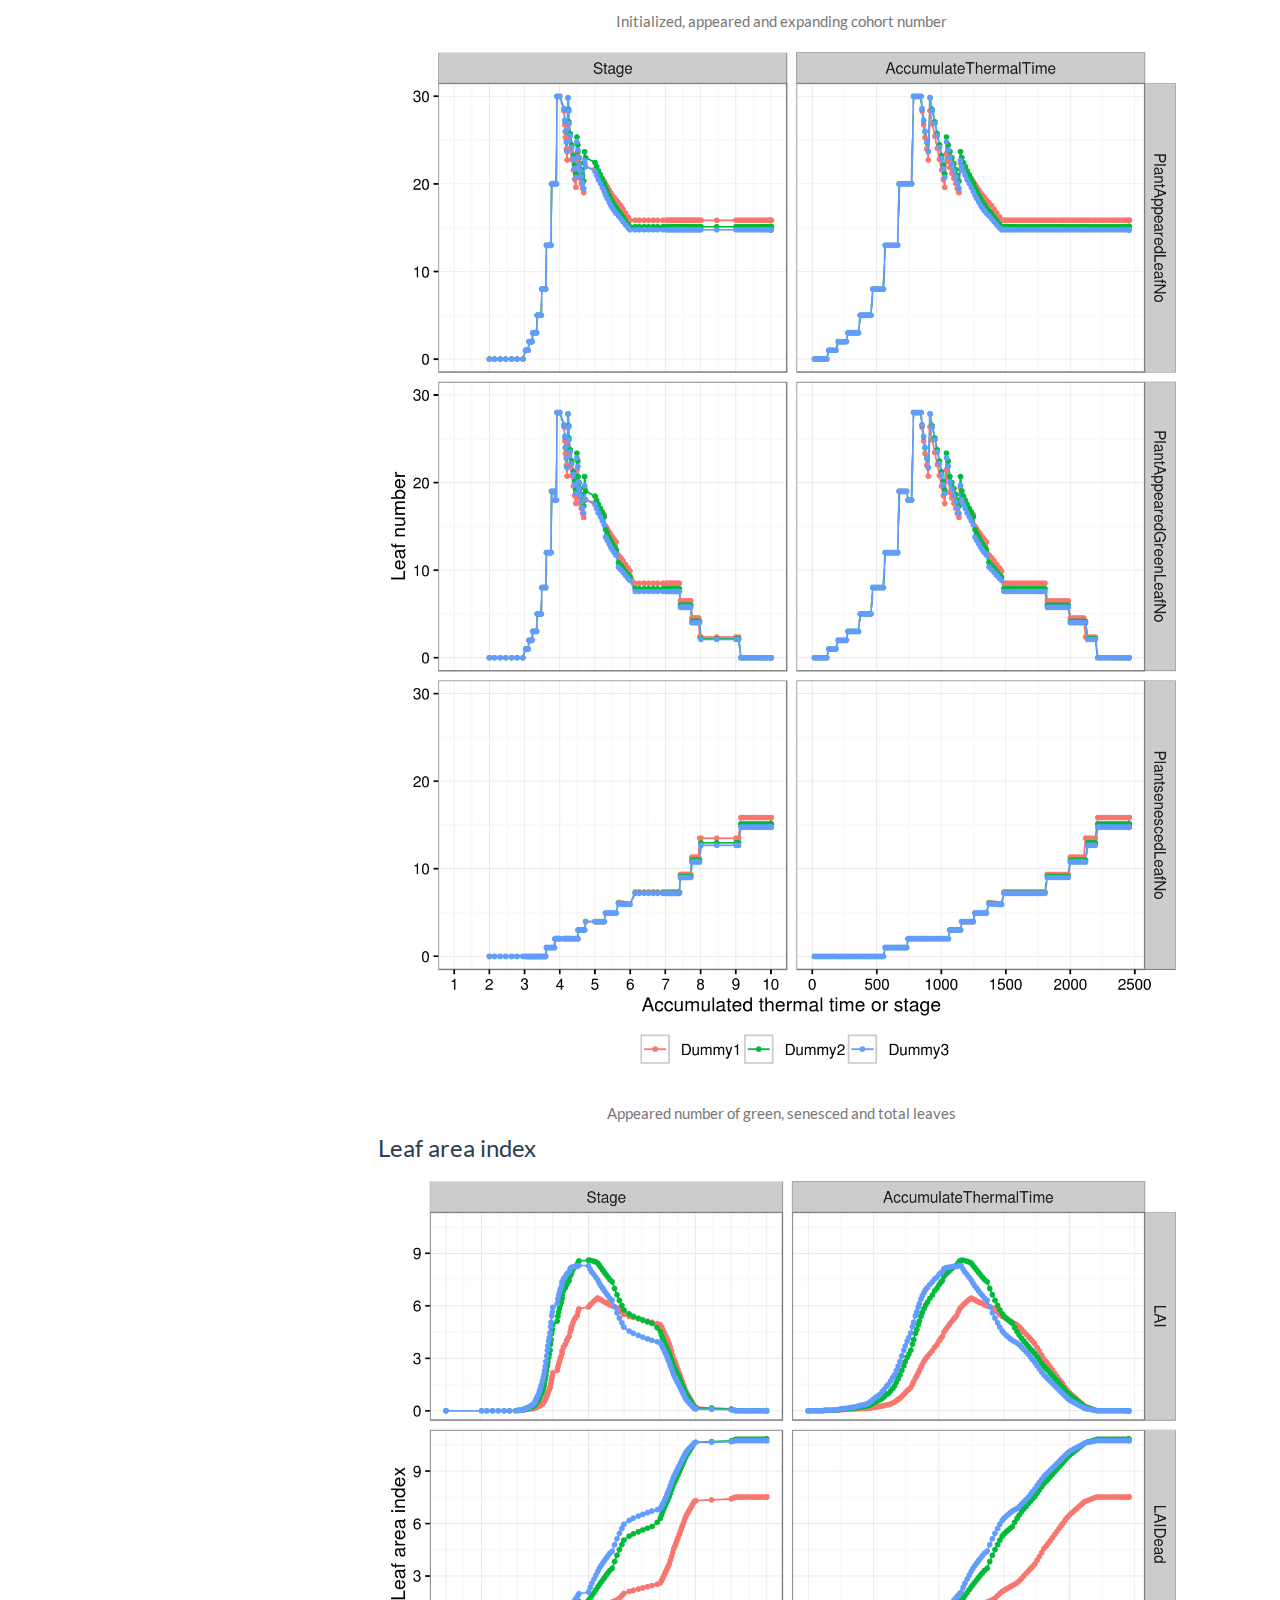
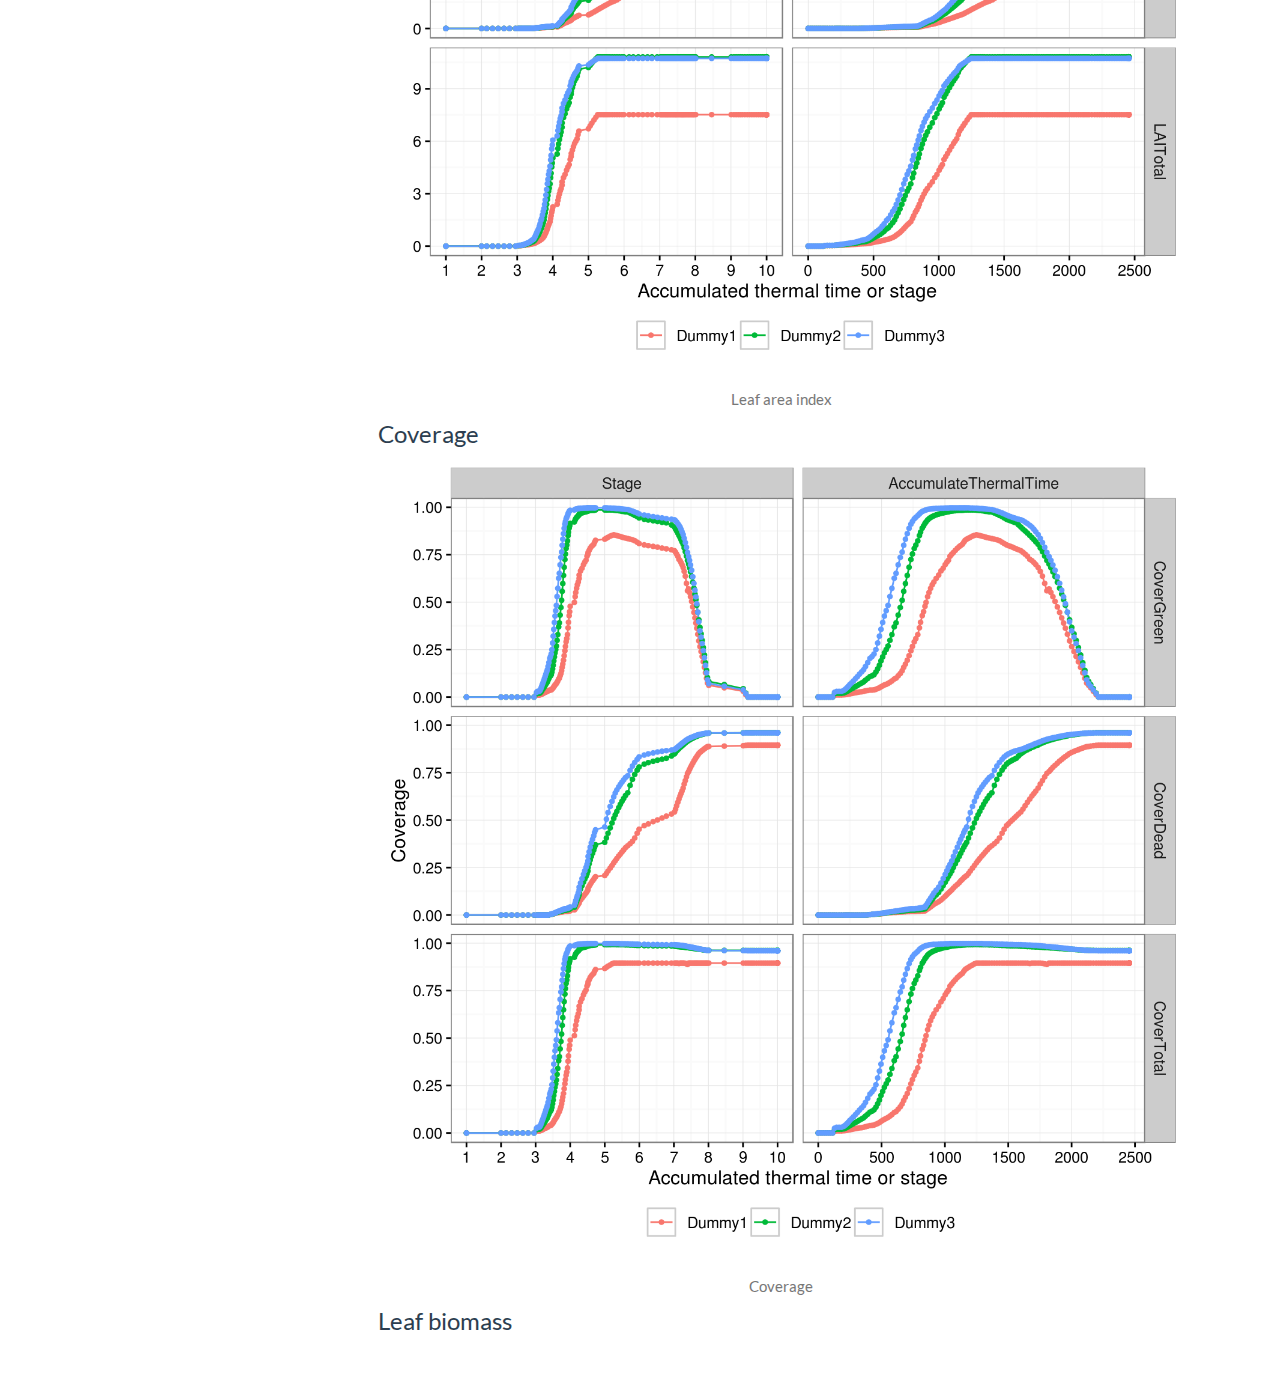
<file: PotentialExtinctionCoeff.html>
<!DOCTYPE html>

<html xmlns="http://www.w3.org/1999/xhtml">

<head>

<meta charset="utf-8">
<meta http-equiv="Content-Type" content="text/html; charset=utf-8" />
<meta name="generator" content="pandoc" />




<title>PotentialExtinctionCoeff</title>

<script src="site_libs/jquery-1.11.3/jquery.min.js"></script>
<script src="site_libs/jqueryui-1.11.4/jquery-ui.min.js"></script>
<link href="site_libs/tocify-1.9.1/jquery.tocify.css" rel="stylesheet" />
<script src="site_libs/tocify-1.9.1/jquery.tocify.js"></script>
<meta name="viewport" content="width=device-width, initial-scale=1" />
<link href="site_libs/bootstrap-3.3.5/css/flatly.min.css" rel="stylesheet" />
<script src="site_libs/bootstrap-3.3.5/js/bootstrap.min.js"></script>
<script src="site_libs/bootstrap-3.3.5/shim/html5shiv.min.js"></script>
<script src="site_libs/bootstrap-3.3.5/shim/respond.min.js"></script>
<link href="site_libs/font-awesome-4.5.0/css/font-awesome.min.css" rel="stylesheet" />

<style type="text/css">code{white-space: pre;}</style>
<link rel="stylesheet"
      href="site_libs/highlight/textmate.css"
      type="text/css" />
<script src="site_libs/highlight/highlight.js"></script>
<style type="text/css">
  pre:not([class]) {
    background-color: white;
  }
</style>
<script type="text/javascript">
if (window.hljs && document.readyState && document.readyState === "complete") {
   window.setTimeout(function() {
      hljs.initHighlighting();
   }, 0);
}
</script>



<style type="text/css">
h1 {
  font-size: 34px;
}
h1.title {
  font-size: 38px;
}
h2 {
  font-size: 30px;
}
h3 {
  font-size: 24px;
}
h4 {
  font-size: 18px;
}
h5 {
  font-size: 16px;
}
h6 {
  font-size: 12px;
}
.table th:not([align]) {
  text-align: left;
}
</style>

<link rel="stylesheet" href="style.css" type="text/css" />

</head>

<body>

<style type = "text/css">
.main-container {
  max-width: 940px;
  margin-left: auto;
  margin-right: auto;
}
code {
  color: inherit;
  background-color: rgba(0, 0, 0, 0.04);
}
img {
  max-width:100%;
  height: auto;
}
.tabbed-pane {
  padding-top: 12px;
}
button.code-folding-btn:focus {
  outline: none;
}
</style>

<style type="text/css">
/* padding for bootstrap navbar */
body {
  padding-top: 60px;
  padding-bottom: 40px;
}
/* offset scroll position for anchor links (for fixed navbar)  */
.section h1 {
  padding-top: 65px;
  margin-top: -65px;
}

.section h2 {
  padding-top: 65px;
  margin-top: -65px;
}
.section h3 {
  padding-top: 65px;
  margin-top: -65px;
}
.section h4 {
  padding-top: 65px;
  margin-top: -65px;
}
.section h5 {
  padding-top: 65px;
  margin-top: -65px;
}
.section h6 {
  padding-top: 65px;
  margin-top: -65px;
}
</style>

<script>
// manage active state of menu based on current page
$(document).ready(function () {
  // active menu anchor
  href = window.location.pathname
  href = href.substr(href.lastIndexOf('/') + 1)
  if (href === "")
    href = "index.html";
  var menuAnchor = $('a[href="' + href + '"]');

  // mark it active
  menuAnchor.parent().addClass('active');

  // if it's got a parent navbar menu mark it active as well
  menuAnchor.closest('li.dropdown').addClass('active');
});
</script>


<div class="container-fluid main-container">

<!-- tabsets -->
<script src="site_libs/navigation-1.1/tabsets.js"></script>
<script>
$(document).ready(function () {
  window.buildTabsets("TOC");
});
</script>

<!-- code folding -->




<script>
$(document).ready(function ()  {

    // move toc-ignore selectors from section div to header
    $('div.section.toc-ignore')
        .removeClass('toc-ignore')
        .children('h1,h2,h3,h4,h5').addClass('toc-ignore');

    // establish options
    var options = {
      selectors: "h1,h2,h3",
      theme: "bootstrap3",
      context: '.toc-content',
      hashGenerator: function (text) {
        return text.replace(/[.\/?&!#<>]/g, '').replace(/\s/g, '_').toLowerCase();
      },
      ignoreSelector: ".toc-ignore",
      scrollTo: 0
    };
    options.showAndHide = false;
    options.smoothScroll = true;

    // tocify
    var toc = $("#TOC").tocify(options).data("toc-tocify");
});
</script>

<style type="text/css">

#TOC {
  margin: 25px 0px 20px 0px;
}
@media (max-width: 768px) {
#TOC {
  position: relative;
  width: 100%;
}
}


.toc-content {
  padding-left: 30px;
  padding-right: 40px;
}

div.main-container {
  max-width: 1200px;
}

div.tocify {
  width: 20%;
  max-width: 260px;
  max-height: 85%;
}

@media (min-width: 768px) and (max-width: 991px) {
  div.tocify {
    width: 25%;
  }
}

@media (max-width: 767px) {
  div.tocify {
    width: 100%;
    max-width: none;
  }
}

.tocify ul, .tocify li {
  line-height: 20px;
}

.tocify-subheader .tocify-item {
  font-size: 0.9em;
  padding-left: 5px;
}

.tocify .list-group-item {
  border-radius: 0px;
}

.tocify-subheader {
  display: inline;
}
.tocify-subheader .tocify-item {
  font-size: 0.95em;
  padding-left: 10px;
}

</style>

<!-- setup 3col/9col grid for toc_float and main content  -->
<div class="row-fluid">
<div class="col-xs-12 col-sm-4 col-md-3">
<div id="TOC" class="tocify">
</div>
</div>

<div class="toc-content col-xs-12 col-sm-8 col-md-9">




<div class="navbar navbar-inverse  navbar-fixed-top" role="navigation">
  <div class="container">
    <div class="navbar-header">
      <button type="button" class="navbar-toggle collapsed" data-toggle="collapse" data-target="#navbar">
        <span class="icon-bar"></span>
        <span class="icon-bar"></span>
        <span class="icon-bar"></span>
      </button>
      <a class="navbar-brand" href="index.html">Sensitivity analysis</a>
    </div>
    <div id="navbar" class="navbar-collapse collapse">
      <ul class="nav navbar-nav">
        <li class="dropdown">
  <a href="#" class="dropdown-toggle" data-toggle="dropdown" role="button" aria-expanded="false">
    Phenology
     
    <span class="caret"></span>
  </a>
  <ul class="dropdown-menu" role="menu">
    <li>
      <a href="VernSens.html">VernSens</a>
    </li>
    <li>
      <a href="PhotopSens.html">PhotopSens</a>
    </li>
  </ul>
</li>
<li class="dropdown">
  <a href="#" class="dropdown-toggle" data-toggle="dropdown" role="button" aria-expanded="false">
    Leaf development
     
    <span class="caret"></span>
  </a>
  <ul class="dropdown-menu" role="menu">
    <li>
      <a href="PotentialExtinctionCoeff.html">PotentialExtinctionCoeff</a>
    </li>
    <li>
      <a href="AreaLargestLeaves.html">AreaLargestLeaves</a>
    </li>
    <li>
      <a href="FrostFraction.html">FrostFraction</a>
    </li>
  </ul>
</li>
      </ul>
      <ul class="nav navbar-nav navbar-right">
        <li>
  <a href="https://github.com/byzheng/APSIM-Wheat-Sens">
    <span class="fa fa-github fa-lg"></span>
     
  </a>
</li>
      </ul>
    </div><!--/.nav-collapse -->
  </div><!--/.container -->
</div><!--/.navbar -->

<div class="fluid-row" id="header">



<h1 class="title toc-ignore">PotentialExtinctionCoeff</h1>

</div>


<div id="potentialextinctioncoeff" class="section level1">
<h1>PotentialExtinctionCoeff</h1>
<div id="sec-configuration" class="section level2">
<h2>Configuration</h2>
<p>The sensitivity analysis is conducted for parameter(s).</p>
<ol style="list-style-type: decimal">
<li>[Leaf].ExtinctionCoeff.PotentialExtinctionCoeff.XYPairs.X</li>
<li>[Leaf].ExtinctionCoeff.PotentialExtinctionCoeff.XYPairs.Y</li>
</ol>
<!-- end of list -->
<p>The table below shows the values of dummy cultivars. The column name(s) only contain the last section of parameter names.</p>
<table>
<thead>
<tr class="header">
<th align="right">Cultivar</th>
<th align="right">X</th>
<th align="right">Y</th>
</tr>
</thead>
<tbody>
<tr class="odd">
<td align="right">Dummy1</td>
<td align="right">0, 0.5</td>
<td align="right">0.3, 0.3</td>
</tr>
<tr class="even">
<td align="right">Dummy2</td>
<td align="right">0.0, 0.5</td>
<td align="right">0.5, 0.5</td>
</tr>
<tr class="odd">
<td align="right">Dummy3</td>
<td align="right">0.0, 0.5</td>
<td align="right">0.7, 0.7</td>
</tr>
</tbody>
</table>
</div>
<div id="sec-phenology" class="section level2">
<h2>Phenology</h2>
<div class="figure" style="text-align: center">
<img src="figs/PotentialExtinctionCoeff/leaf-tt-stage-1.png" alt="The growthing stage as a function of accumulated thermal  time " width="100%" />
<p class="caption">
The growthing stage as a function of accumulated thermal time
</p>
</div>
</div>
<div id="structure" class="section level2">
<h2>Structure</h2>
<div class="figure" style="text-align: center">
<img src="figs/PotentialExtinctionCoeff/node-number-1.png" alt="Primordia and node number in main stem" width="100%" />
<p class="caption">
Primordia and node number in main stem
</p>
</div>
<div class="figure" style="text-align: center">
<img src="figs/PotentialExtinctionCoeff/tiller-number-1.png" alt="The branching rate and branch number for wheat" width="100%" />
<p class="caption">
The branching rate and branch number for wheat
</p>
</div>
<div class="figure" style="text-align: center">
<img src="figs/PotentialExtinctionCoeff/plant-population-1.png" alt="The total population of main stem and all stems" width="100%" />
<p class="caption">
The total population of main stem and all stems
</p>
</div>
</div>
<div id="leaf-development" class="section level2">
<h2>Leaf development</h2>
<div id="leaf-number" class="section level3">
<h3>Leaf number</h3>
<div class="figure" style="text-align: center">
<img src="figs/PotentialExtinctionCoeff/leaf-cohort-number-1.png" alt="Initialized, appeared and expanding cohort number" width="100%" />
<p class="caption">
Initialized, appeared and expanding cohort number
</p>
</div>
<div class="figure" style="text-align: center">
<img src="figs/PotentialExtinctionCoeff/leaf-number-1.png" alt="Appeared number of green, senesced and total leaves" width="100%" />
<p class="caption">
Appeared number of green, senesced and total leaves
</p>
</div>
</div>
<div id="leaf-area-index" class="section level3">
<h3>Leaf area index</h3>
<div class="figure" style="text-align: center">
<img src="figs/PotentialExtinctionCoeff/leaf-lai-1.png" alt="Leaf area index" width="100%" />
<p class="caption">
Leaf area index
</p>
</div>
</div>
<div id="coverage" class="section level3">
<h3>Coverage</h3>
<div class="figure" style="text-align: center">
<img src="figs/PotentialExtinctionCoeff/leaf-cover-1.png" alt="Coverage" width="100%" />
<p class="caption">
Coverage
</p>
</div>
</div>
<div id="leaf-biomass" class="section level3">
<h3>Leaf biomass</h3>
</div>
</div>
</div>



</div>
</div>

</div>

<script>

// add bootstrap table styles to pandoc tables
$(document).ready(function () {
  $('tr.header').parent('thead').parent('table').addClass('table table-condensed');
});

</script>


</body>
</html>
</file>
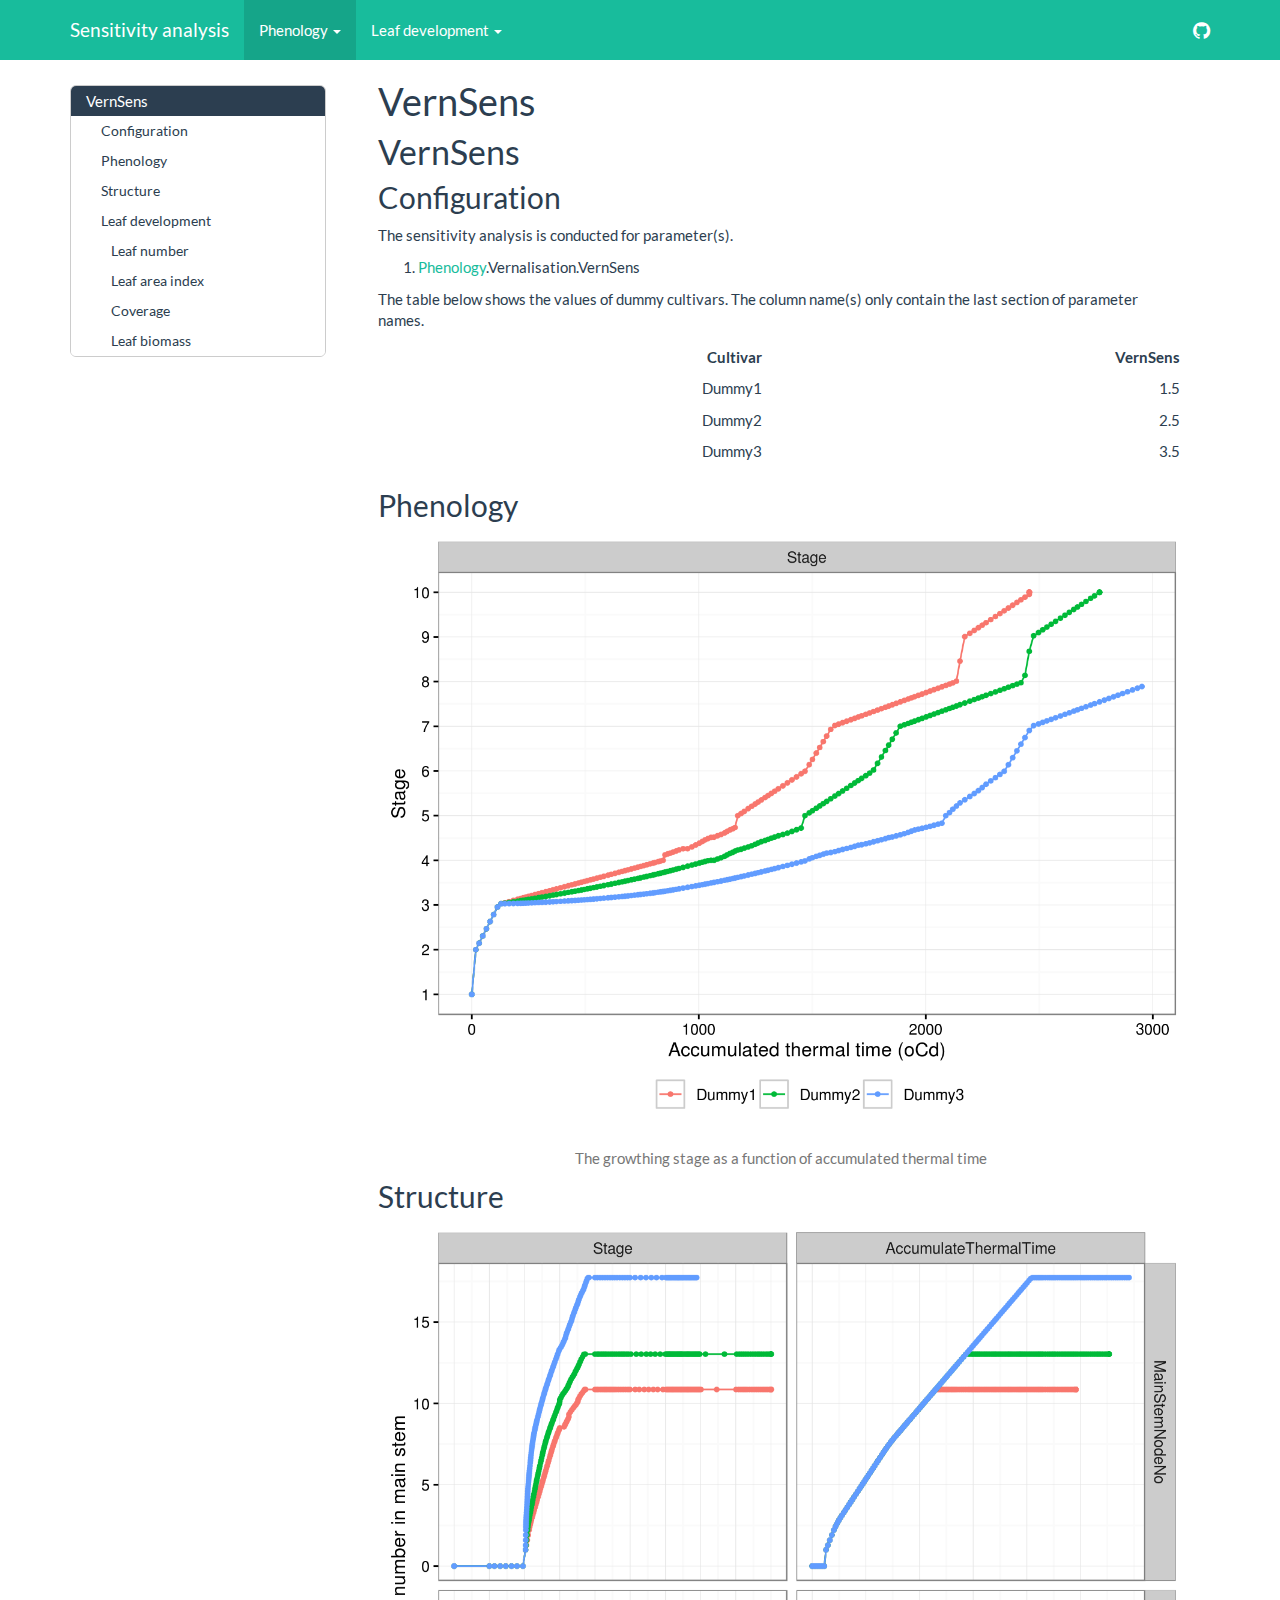
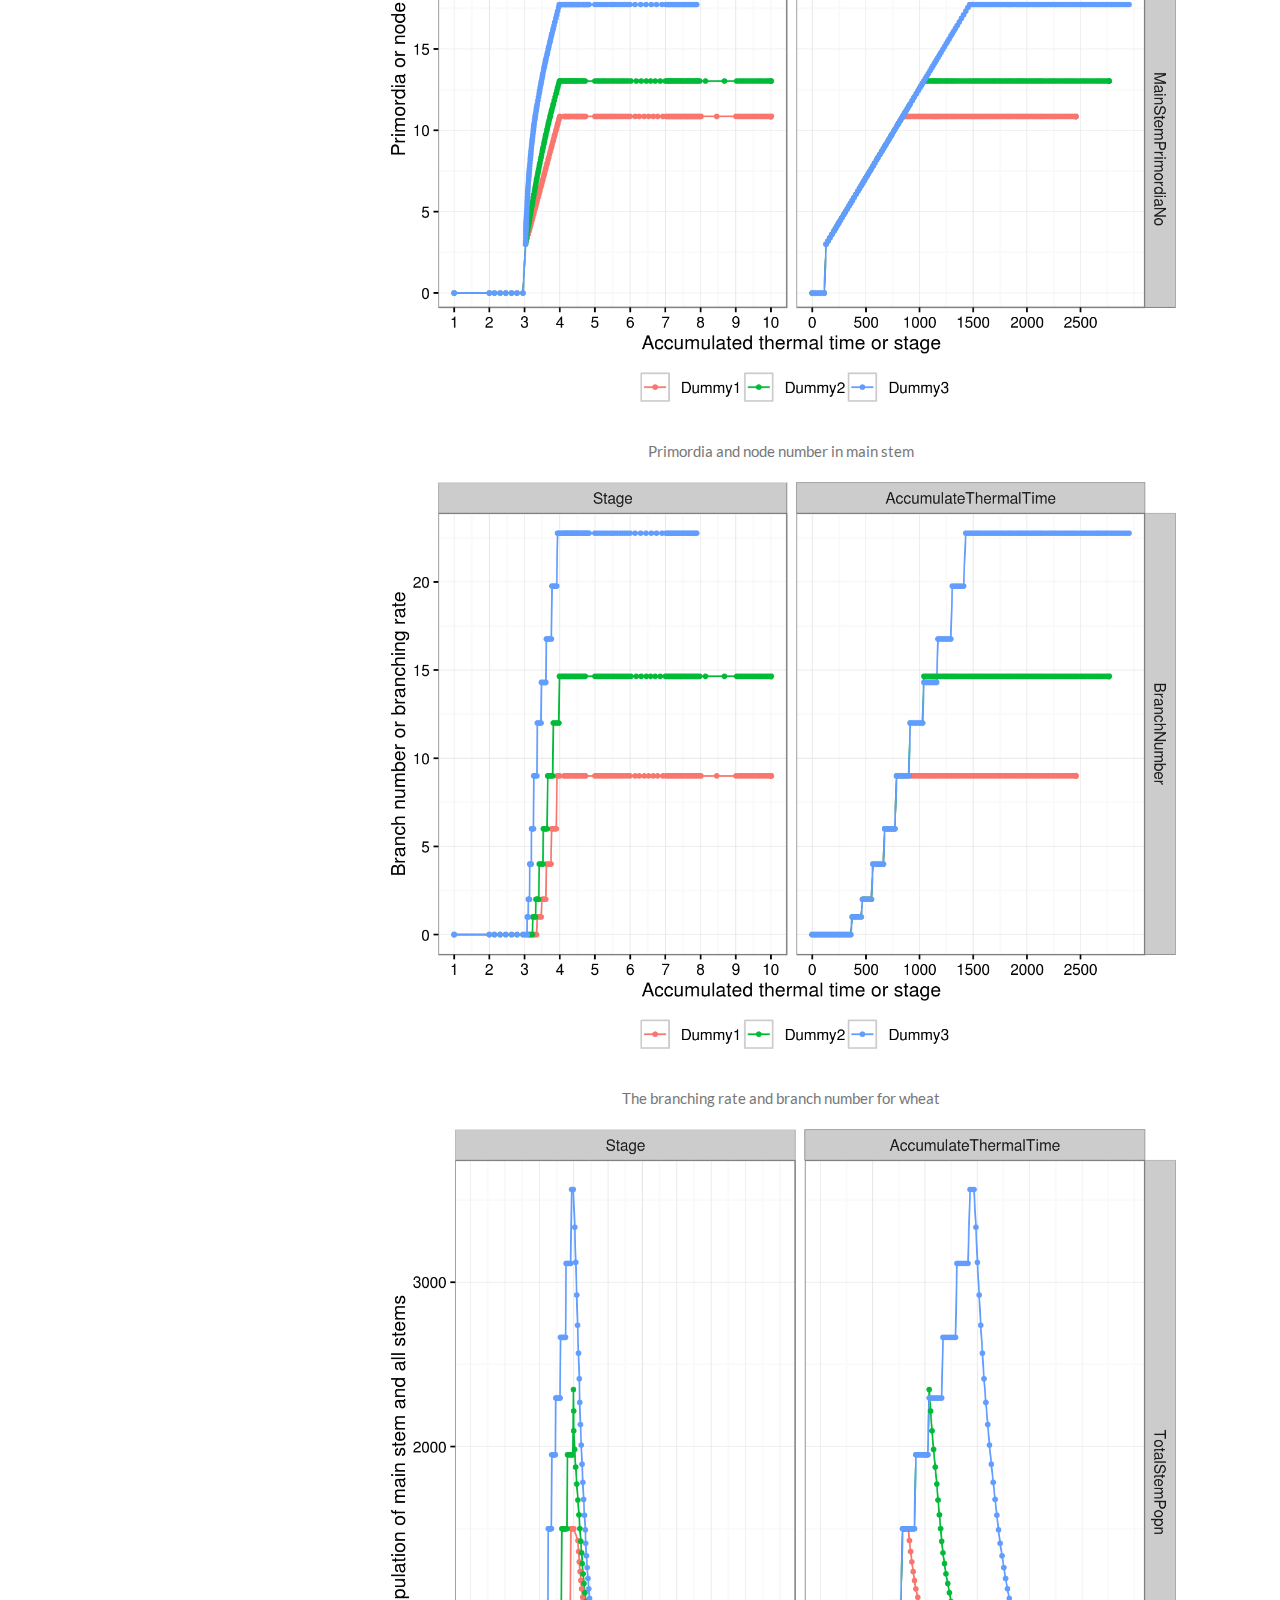
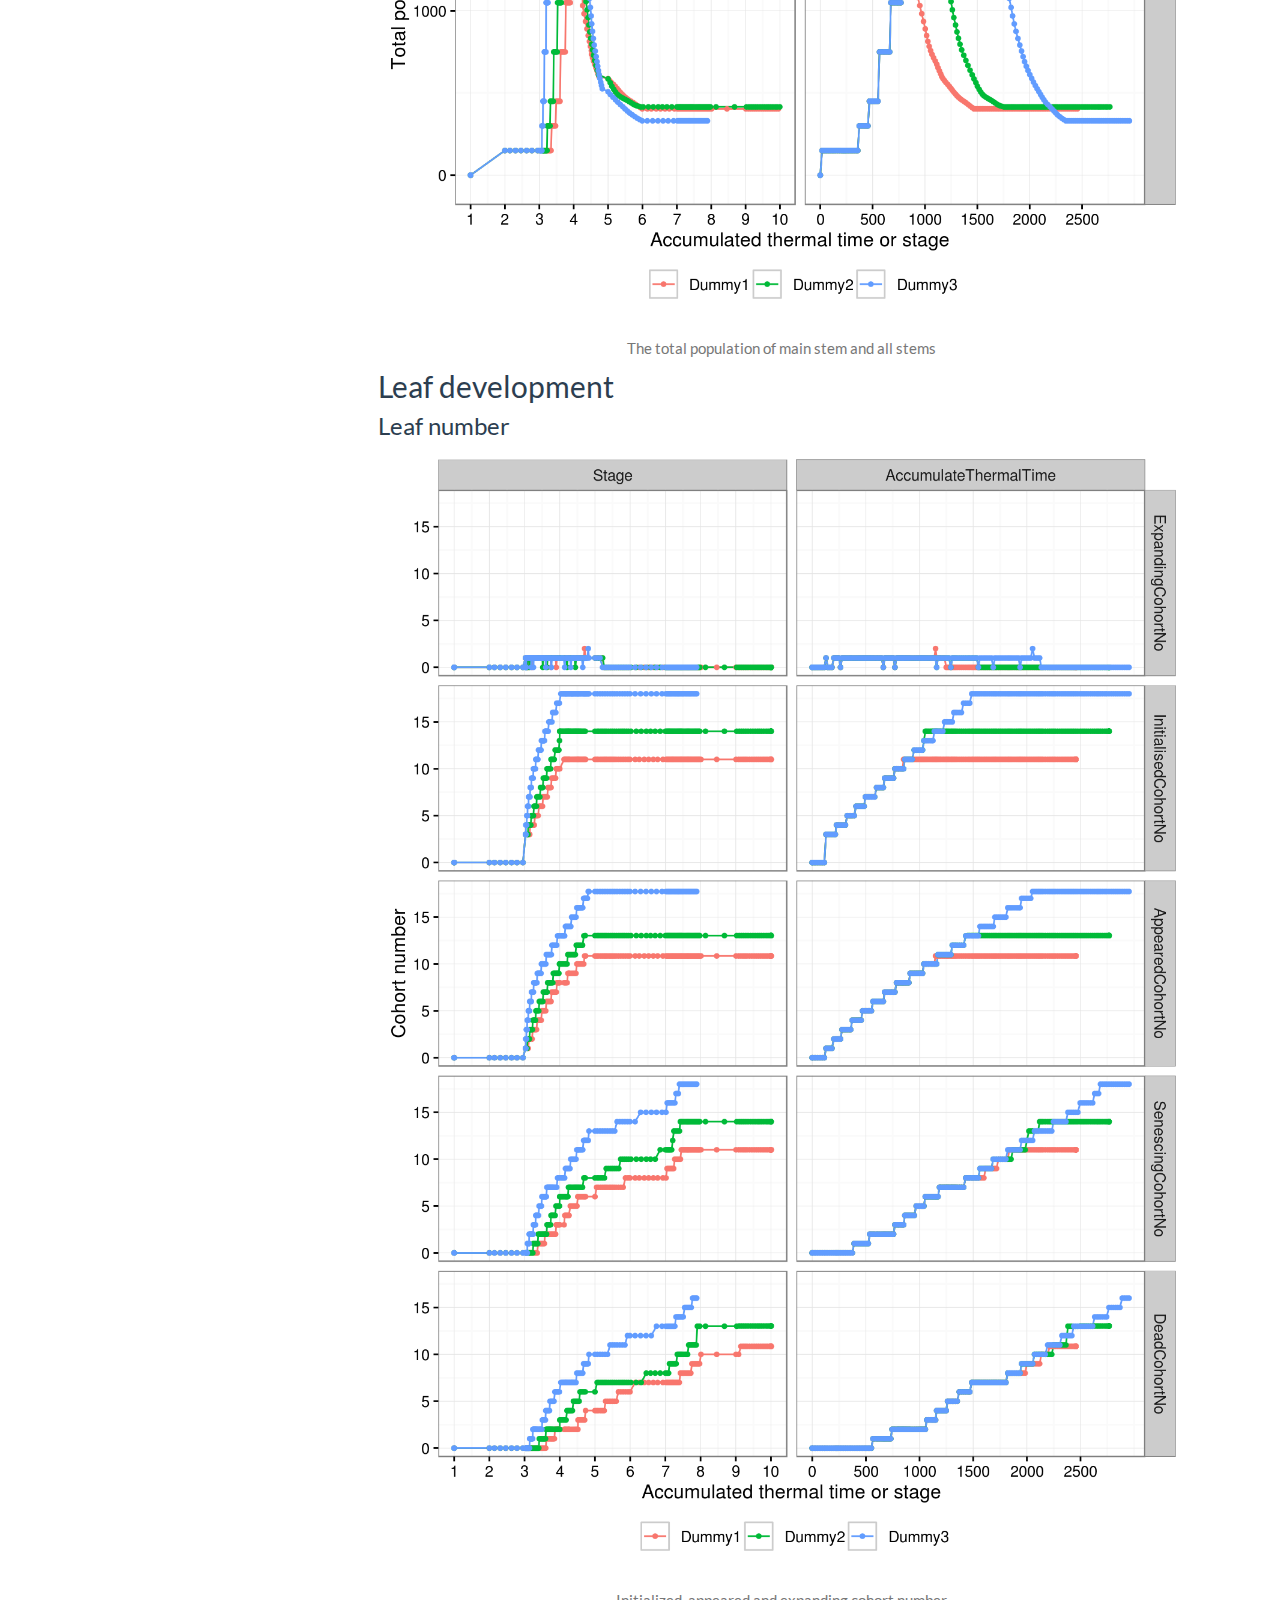
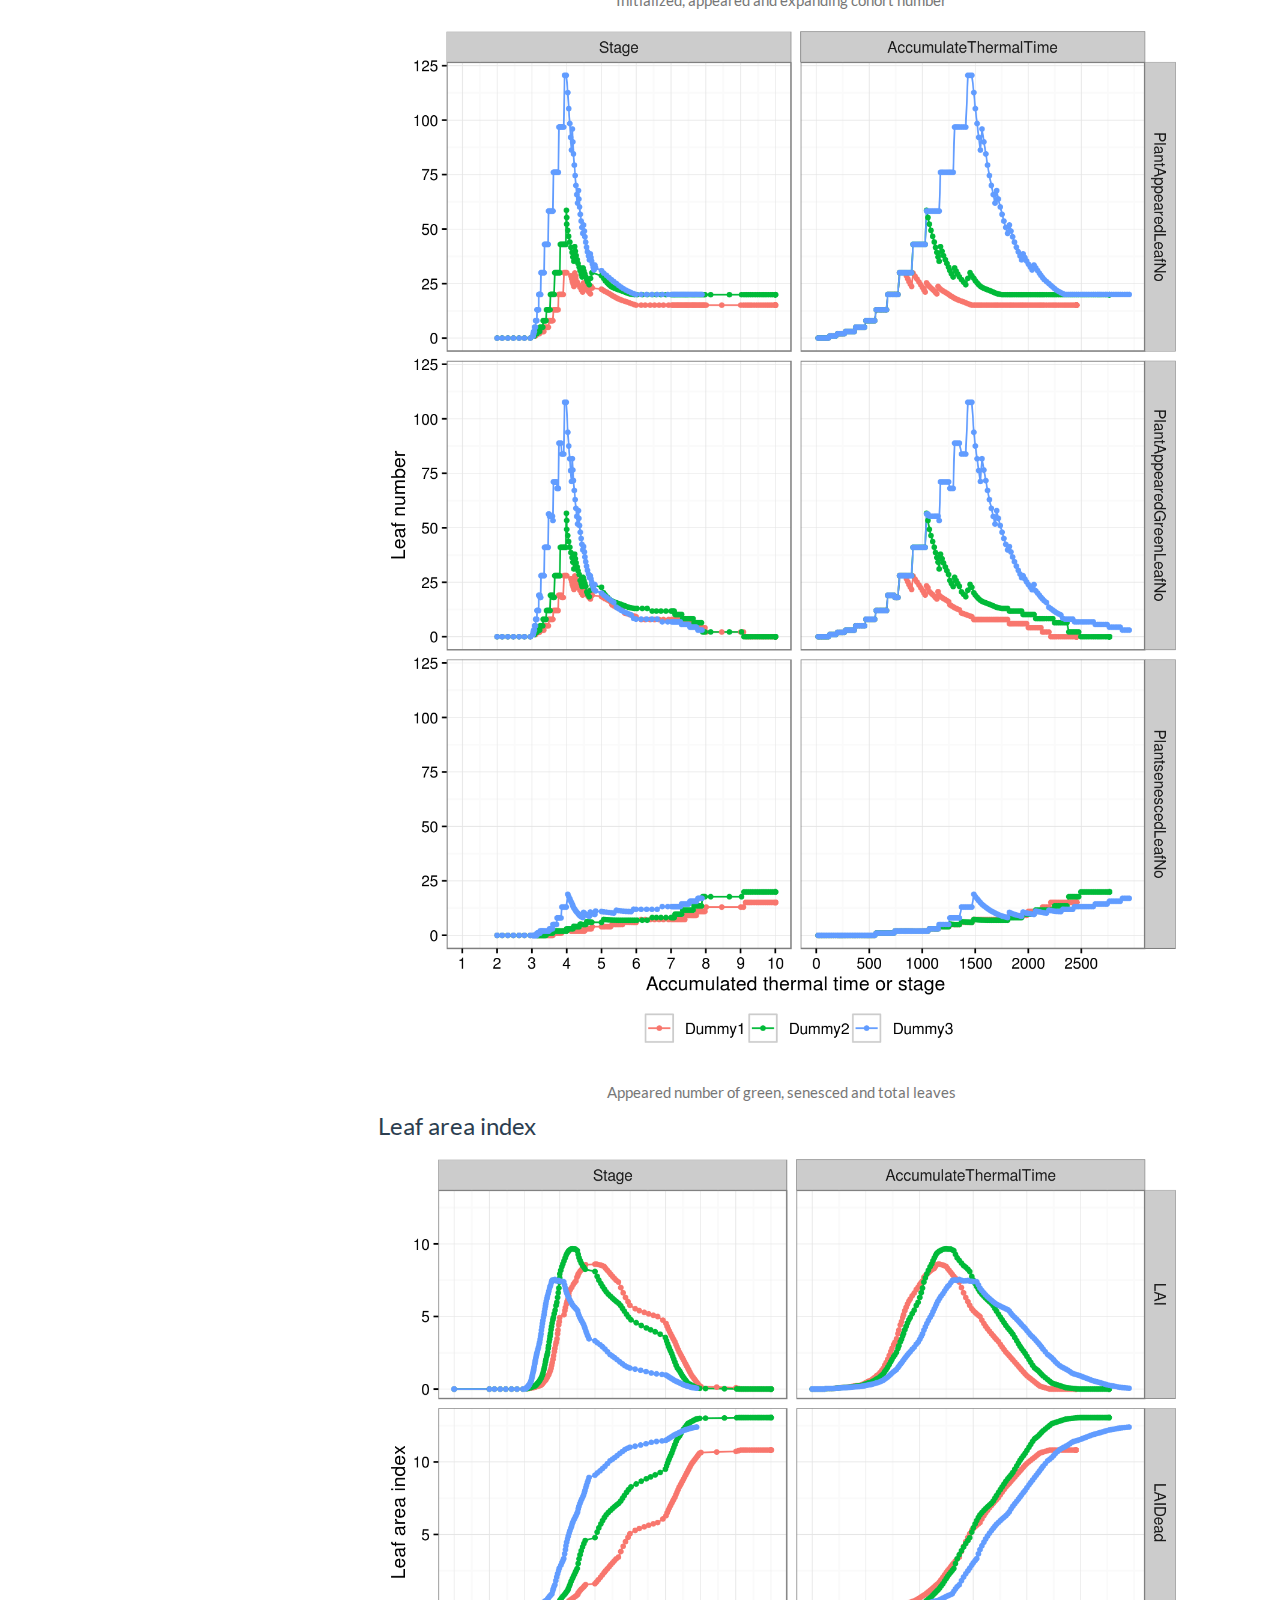
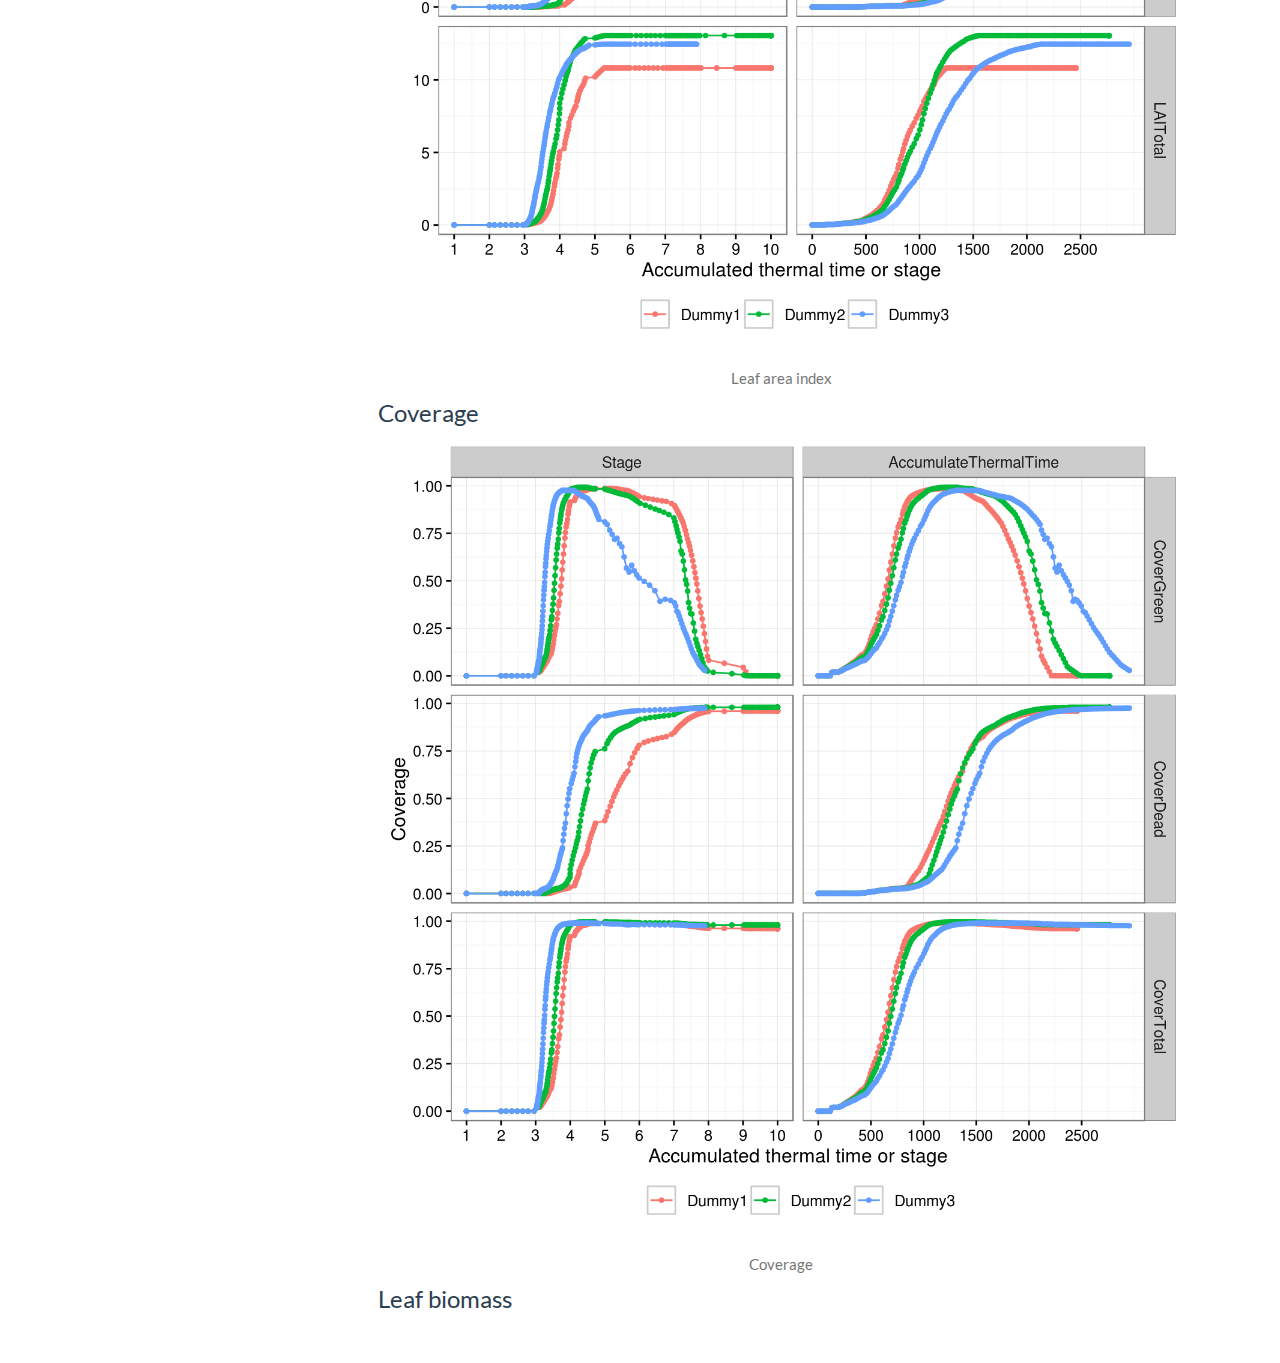
<file: VernSens.html>
<!DOCTYPE html>

<html xmlns="http://www.w3.org/1999/xhtml">

<head>

<meta charset="utf-8">
<meta http-equiv="Content-Type" content="text/html; charset=utf-8" />
<meta name="generator" content="pandoc" />




<title>VernSens</title>

<script src="site_libs/jquery-1.11.3/jquery.min.js"></script>
<script src="site_libs/jqueryui-1.11.4/jquery-ui.min.js"></script>
<link href="site_libs/tocify-1.9.1/jquery.tocify.css" rel="stylesheet" />
<script src="site_libs/tocify-1.9.1/jquery.tocify.js"></script>
<meta name="viewport" content="width=device-width, initial-scale=1" />
<link href="site_libs/bootstrap-3.3.5/css/flatly.min.css" rel="stylesheet" />
<script src="site_libs/bootstrap-3.3.5/js/bootstrap.min.js"></script>
<script src="site_libs/bootstrap-3.3.5/shim/html5shiv.min.js"></script>
<script src="site_libs/bootstrap-3.3.5/shim/respond.min.js"></script>
<link href="site_libs/font-awesome-4.5.0/css/font-awesome.min.css" rel="stylesheet" />

<style type="text/css">code{white-space: pre;}</style>
<link rel="stylesheet"
      href="site_libs/highlight/textmate.css"
      type="text/css" />
<script src="site_libs/highlight/highlight.js"></script>
<style type="text/css">
  pre:not([class]) {
    background-color: white;
  }
</style>
<script type="text/javascript">
if (window.hljs && document.readyState && document.readyState === "complete") {
   window.setTimeout(function() {
      hljs.initHighlighting();
   }, 0);
}
</script>



<style type="text/css">
h1 {
  font-size: 34px;
}
h1.title {
  font-size: 38px;
}
h2 {
  font-size: 30px;
}
h3 {
  font-size: 24px;
}
h4 {
  font-size: 18px;
}
h5 {
  font-size: 16px;
}
h6 {
  font-size: 12px;
}
.table th:not([align]) {
  text-align: left;
}
</style>

<link rel="stylesheet" href="style.css" type="text/css" />

</head>

<body>

<style type = "text/css">
.main-container {
  max-width: 940px;
  margin-left: auto;
  margin-right: auto;
}
code {
  color: inherit;
  background-color: rgba(0, 0, 0, 0.04);
}
img {
  max-width:100%;
  height: auto;
}
.tabbed-pane {
  padding-top: 12px;
}
button.code-folding-btn:focus {
  outline: none;
}
</style>

<style type="text/css">
/* padding for bootstrap navbar */
body {
  padding-top: 60px;
  padding-bottom: 40px;
}
/* offset scroll position for anchor links (for fixed navbar)  */
.section h1 {
  padding-top: 65px;
  margin-top: -65px;
}

.section h2 {
  padding-top: 65px;
  margin-top: -65px;
}
.section h3 {
  padding-top: 65px;
  margin-top: -65px;
}
.section h4 {
  padding-top: 65px;
  margin-top: -65px;
}
.section h5 {
  padding-top: 65px;
  margin-top: -65px;
}
.section h6 {
  padding-top: 65px;
  margin-top: -65px;
}
</style>

<script>
// manage active state of menu based on current page
$(document).ready(function () {
  // active menu anchor
  href = window.location.pathname
  href = href.substr(href.lastIndexOf('/') + 1)
  if (href === "")
    href = "index.html";
  var menuAnchor = $('a[href="' + href + '"]');

  // mark it active
  menuAnchor.parent().addClass('active');

  // if it's got a parent navbar menu mark it active as well
  menuAnchor.closest('li.dropdown').addClass('active');
});
</script>


<div class="container-fluid main-container">

<!-- tabsets -->
<script src="site_libs/navigation-1.1/tabsets.js"></script>
<script>
$(document).ready(function () {
  window.buildTabsets("TOC");
});
</script>

<!-- code folding -->




<script>
$(document).ready(function ()  {

    // move toc-ignore selectors from section div to header
    $('div.section.toc-ignore')
        .removeClass('toc-ignore')
        .children('h1,h2,h3,h4,h5').addClass('toc-ignore');

    // establish options
    var options = {
      selectors: "h1,h2,h3",
      theme: "bootstrap3",
      context: '.toc-content',
      hashGenerator: function (text) {
        return text.replace(/[.\/?&!#<>]/g, '').replace(/\s/g, '_').toLowerCase();
      },
      ignoreSelector: ".toc-ignore",
      scrollTo: 0
    };
    options.showAndHide = false;
    options.smoothScroll = true;

    // tocify
    var toc = $("#TOC").tocify(options).data("toc-tocify");
});
</script>

<style type="text/css">

#TOC {
  margin: 25px 0px 20px 0px;
}
@media (max-width: 768px) {
#TOC {
  position: relative;
  width: 100%;
}
}


.toc-content {
  padding-left: 30px;
  padding-right: 40px;
}

div.main-container {
  max-width: 1200px;
}

div.tocify {
  width: 20%;
  max-width: 260px;
  max-height: 85%;
}

@media (min-width: 768px) and (max-width: 991px) {
  div.tocify {
    width: 25%;
  }
}

@media (max-width: 767px) {
  div.tocify {
    width: 100%;
    max-width: none;
  }
}

.tocify ul, .tocify li {
  line-height: 20px;
}

.tocify-subheader .tocify-item {
  font-size: 0.9em;
  padding-left: 5px;
}

.tocify .list-group-item {
  border-radius: 0px;
}

.tocify-subheader {
  display: inline;
}
.tocify-subheader .tocify-item {
  font-size: 0.95em;
  padding-left: 10px;
}

</style>

<!-- setup 3col/9col grid for toc_float and main content  -->
<div class="row-fluid">
<div class="col-xs-12 col-sm-4 col-md-3">
<div id="TOC" class="tocify">
</div>
</div>

<div class="toc-content col-xs-12 col-sm-8 col-md-9">




<div class="navbar navbar-inverse  navbar-fixed-top" role="navigation">
  <div class="container">
    <div class="navbar-header">
      <button type="button" class="navbar-toggle collapsed" data-toggle="collapse" data-target="#navbar">
        <span class="icon-bar"></span>
        <span class="icon-bar"></span>
        <span class="icon-bar"></span>
      </button>
      <a class="navbar-brand" href="index.html">Sensitivity analysis</a>
    </div>
    <div id="navbar" class="navbar-collapse collapse">
      <ul class="nav navbar-nav">
        <li class="dropdown">
  <a href="#" class="dropdown-toggle" data-toggle="dropdown" role="button" aria-expanded="false">
    Phenology
     
    <span class="caret"></span>
  </a>
  <ul class="dropdown-menu" role="menu">
    <li>
      <a href="VernSens.html">VernSens</a>
    </li>
    <li>
      <a href="PhotopSens.html">PhotopSens</a>
    </li>
  </ul>
</li>
<li class="dropdown">
  <a href="#" class="dropdown-toggle" data-toggle="dropdown" role="button" aria-expanded="false">
    Leaf development
     
    <span class="caret"></span>
  </a>
  <ul class="dropdown-menu" role="menu">
    <li>
      <a href="PotentialExtinctionCoeff.html">PotentialExtinctionCoeff</a>
    </li>
    <li>
      <a href="AreaLargestLeaves.html">AreaLargestLeaves</a>
    </li>
    <li>
      <a href="FrostFraction.html">FrostFraction</a>
    </li>
  </ul>
</li>
      </ul>
      <ul class="nav navbar-nav navbar-right">
        <li>
  <a href="https://github.com/byzheng/APSIM-Wheat-Sens">
    <span class="fa fa-github fa-lg"></span>
     
  </a>
</li>
      </ul>
    </div><!--/.nav-collapse -->
  </div><!--/.container -->
</div><!--/.navbar -->

<div class="fluid-row" id="header">



<h1 class="title toc-ignore">VernSens</h1>

</div>


<div id="vernsens" class="section level1">
<h1>VernSens</h1>
<div id="sec-configuration" class="section level2">
<h2>Configuration</h2>
<p>The sensitivity analysis is conducted for parameter(s).</p>
<ol style="list-style-type: decimal">
<li><a href="#sec-phenology">Phenology</a>.Vernalisation.VernSens</li>
</ol>
<!-- end of list -->
<p>The table below shows the values of dummy cultivars. The column name(s) only contain the last section of parameter names.</p>
<table>
<thead>
<tr class="header">
<th align="right">Cultivar</th>
<th align="right">VernSens</th>
</tr>
</thead>
<tbody>
<tr class="odd">
<td align="right">Dummy1</td>
<td align="right">1.5</td>
</tr>
<tr class="even">
<td align="right">Dummy2</td>
<td align="right">2.5</td>
</tr>
<tr class="odd">
<td align="right">Dummy3</td>
<td align="right">3.5</td>
</tr>
</tbody>
</table>
</div>
<div id="sec-phenology" class="section level2">
<h2>Phenology</h2>
<div class="figure" style="text-align: center">
<img src="figs/VernSens/leaf-tt-stage-1.png" alt="The growthing stage as a function of accumulated thermal  time " width="100%" />
<p class="caption">
The growthing stage as a function of accumulated thermal time
</p>
</div>
</div>
<div id="structure" class="section level2">
<h2>Structure</h2>
<div class="figure" style="text-align: center">
<img src="figs/VernSens/node-number-1.png" alt="Primordia and node number in main stem" width="100%" />
<p class="caption">
Primordia and node number in main stem
</p>
</div>
<div class="figure" style="text-align: center">
<img src="figs/VernSens/tiller-number-1.png" alt="The branching rate and branch number for wheat" width="100%" />
<p class="caption">
The branching rate and branch number for wheat
</p>
</div>
<div class="figure" style="text-align: center">
<img src="figs/VernSens/plant-population-1.png" alt="The total population of main stem and all stems" width="100%" />
<p class="caption">
The total population of main stem and all stems
</p>
</div>
</div>
<div id="leaf-development" class="section level2">
<h2>Leaf development</h2>
<div id="leaf-number" class="section level3">
<h3>Leaf number</h3>
<div class="figure" style="text-align: center">
<img src="figs/VernSens/leaf-cohort-number-1.png" alt="Initialized, appeared and expanding cohort number" width="100%" />
<p class="caption">
Initialized, appeared and expanding cohort number
</p>
</div>
<div class="figure" style="text-align: center">
<img src="figs/VernSens/leaf-number-1.png" alt="Appeared number of green, senesced and total leaves" width="100%" />
<p class="caption">
Appeared number of green, senesced and total leaves
</p>
</div>
</div>
<div id="leaf-area-index" class="section level3">
<h3>Leaf area index</h3>
<div class="figure" style="text-align: center">
<img src="figs/VernSens/leaf-lai-1.png" alt="Leaf area index" width="100%" />
<p class="caption">
Leaf area index
</p>
</div>
</div>
<div id="coverage" class="section level3">
<h3>Coverage</h3>
<div class="figure" style="text-align: center">
<img src="figs/VernSens/leaf-cover-1.png" alt="Coverage" width="100%" />
<p class="caption">
Coverage
</p>
</div>
</div>
<div id="leaf-biomass" class="section level3">
<h3>Leaf biomass</h3>
</div>
</div>
</div>



</div>
</div>

</div>

<script>

// add bootstrap table styles to pandoc tables
$(document).ready(function () {
  $('tr.header').parent('thead').parent('table').addClass('table table-condensed');
});

</script>


</body>
</html>
</file>
<file: site_libs/highlight/textmate.css>
pre .operator,
pre .paren {
  color: rgb(104, 118, 135)
}

pre .literal {
  color: rgb(88, 72, 246)
}

pre .number {
  color: rgb(0, 0, 205);
}

pre .comment {
  color: rgb(76, 136, 107);
}

pre .keyword {
  color: rgb(0, 0, 255);
}

pre .identifier {
  color: rgb(0, 0, 0);
}

pre .string {
  color: rgb(3, 106, 7);
}
</file>
<file: style.css>
p.caption {
  color: #777;
  margin-top: 10px;
}
p code {
  white-space: inherit;
}
pre {
  word-break: normal;
  word-wrap: normal;
}
pre code {
  white-space: inherit;
}


.fig-input {
	background: #C6E6D7;
    border-radius: 20px;
	padding-top: 10px;
}

.fig-input:before {
    content: "Input";
  	margin-left: 3px;
	background: #60E8A8;
	padding: 5px 10px 5px 10px;
	border-radius: 10px;
	font-size: 80%;
	/* float: left; */
	font-weight: bold;
}

.fig-output {
	background: #C7CEE8;
	border-radius: 20px;
	padding-top: 10px;
}

.fig-output:before {
    content: "Output";
	margin-left: 3px;
	background: #28A0E0;
	padding: 5px 15px 5px 15px;
	border-radius: 10px;
	font-size: 80%;
	/* float: left; */
	font-weight: bold;
}


.mermaid .actor {
	font-size: 150% !important;
}


.mermaid .messageText {
	font-size: 150% !important;
}


.rmdcaution, .rmdimportant, .rmdnote, .rmdtip, .rmdwarning {
  padding: 1em 1em 1em 4em;
  margin-bottom: 10px;
  background: #f5f5f5 5px center/3em no-repeat;
} 
.rmdcaution {
  background-image: url("images/caution.png");
}
.rmdimportant {
  background-image: url("images/important.png");
}
.rmdnote {
  background-image: url("images/note.png");
}
.rmdtip {
  background-image: url("images/tip.png");
}
.rmdwarning {
  background-image: url("images/warning.png");
}


#fork-me {
	z-index: 50;
}
</file>
<file: site_libs/bootstrap-3.3.5/css/flatly.min.css>
@font-face {
  font-family: 'Lato';
  font-style: normal;
  font-weight: 400;
  src: url(fonts/Lato.ttf) format('truetype');
}
@font-face {
  font-family: 'Lato';
  font-style: normal;
  font-weight: 700;
  src: url(fonts/LatoBold.ttf) format('truetype');
}
@font-face {
  font-family: 'Lato';
  font-style: italic;
  font-weight: 400;
  src: url(fonts/LatoItalic.ttf) format('truetype');
}

/*!
 * bootswatch v3.3.6
 * Homepage: http://bootswatch.com
 * Copyright 2012-2015 Thomas Park
 * Licensed under MIT
 * Based on Bootstrap
*//*!
 * Bootstrap v3.3.6 (http://getbootstrap.com)
 * Copyright 2011-2015 Twitter, Inc.
 * Licensed under MIT (https://github.com/twbs/bootstrap/blob/master/LICENSE)
 *//*! normalize.css v3.0.3 | MIT License | github.com/necolas/normalize.css */html{font-family:sans-serif;-ms-text-size-adjust:100%;-webkit-text-size-adjust:100%}body{margin:0}article,aside,details,figcaption,figure,footer,header,hgroup,main,menu,nav,section,summary{display:block}audio,canvas,progress,video{display:inline-block;vertical-align:baseline}audio:not([controls]){display:none;height:0}[hidden],template{display:none}a{background-color:transparent}a:active,a:hover{outline:0}abbr[title]{border-bottom:1px dotted}b,strong{font-weight:bold}dfn{font-style:italic}h1{font-size:2em;margin:0.67em 0}mark{background:#ff0;color:#000}small{font-size:80%}sub,sup{font-size:75%;line-height:0;position:relative;vertical-align:baseline}sup{top:-0.5em}sub{bottom:-0.25em}img{border:0}svg:not(:root){overflow:hidden}figure{margin:1em 40px}hr{-webkit-box-sizing:content-box;-moz-box-sizing:content-box;box-sizing:content-box;height:0}pre{overflow:auto}code,kbd,pre,samp{font-family:monospace, monospace;font-size:1em}button,input,optgroup,select,textarea{color:inherit;font:inherit;margin:0}button{overflow:visible}button,select{text-transform:none}button,html input[type="button"],input[type="reset"],input[type="submit"]{-webkit-appearance:button;cursor:pointer}button[disabled],html input[disabled]{cursor:default}button::-moz-focus-inner,input::-moz-focus-inner{border:0;padding:0}input{line-height:normal}input[type="checkbox"],input[type="radio"]{-webkit-box-sizing:border-box;-moz-box-sizing:border-box;box-sizing:border-box;padding:0}input[type="number"]::-webkit-inner-spin-button,input[type="number"]::-webkit-outer-spin-button{height:auto}input[type="search"]{-webkit-appearance:textfield;-webkit-box-sizing:content-box;-moz-box-sizing:content-box;box-sizing:content-box}input[type="search"]::-webkit-search-cancel-button,input[type="search"]::-webkit-search-decoration{-webkit-appearance:none}fieldset{border:1px solid #c0c0c0;margin:0 2px;padding:0.35em 0.625em 0.75em}legend{border:0;padding:0}textarea{overflow:auto}optgroup{font-weight:bold}table{border-collapse:collapse;border-spacing:0}td,th{padding:0}/*! Source: https://github.com/h5bp/html5-boilerplate/blob/master/src/css/main.css */@media print{*,*:before,*:after{background:transparent !important;color:#000 !important;-webkit-box-shadow:none !important;box-shadow:none !important;text-shadow:none !important}a,a:visited{text-decoration:underline}a[href]:after{content:" (" attr(href) ")"}abbr[title]:after{content:" (" attr(title) ")"}a[href^="#"]:after,a[href^="javascript:"]:after{content:""}pre,blockquote{border:1px solid #999;page-break-inside:avoid}thead{display:table-header-group}tr,img{page-break-inside:avoid}img{max-width:100% !important}p,h2,h3{orphans:3;widows:3}h2,h3{page-break-after:avoid}.navbar{display:none}.btn>.caret,.dropup>.btn>.caret{border-top-color:#000 !important}.label{border:1px solid #000}.table{border-collapse:collapse !important}.table td,.table th{background-color:#fff !important}.table-bordered th,.table-bordered td{border:1px solid #ddd !important}}@font-face{font-family:'Glyphicons Halflings';src:url('../fonts/glyphicons-halflings-regular.eot');src:url('../fonts/glyphicons-halflings-regular.eot?#iefix') format('embedded-opentype'),url('../fonts/glyphicons-halflings-regular.woff') format('woff'),url('../fonts/glyphicons-halflings-regular.ttf') format('truetype'),url('../fonts/glyphicons-halflings-regular.svg#glyphicons_halflingsregular') format('svg')}.glyphicon{position:relative;top:1px;display:inline-block;font-family:'Glyphicons Halflings';font-style:normal;font-weight:normal;line-height:1;-webkit-font-smoothing:antialiased;-moz-osx-font-smoothing:grayscale}.glyphicon-asterisk:before{content:"\002a"}.glyphicon-plus:before{content:"\002b"}.glyphicon-euro:before,.glyphicon-eur:before{content:"\20ac"}.glyphicon-minus:before{content:"\2212"}.glyphicon-cloud:before{content:"\2601"}.glyphicon-envelope:before{content:"\2709"}.glyphicon-pencil:before{content:"\270f"}.glyphicon-glass:before{content:"\e001"}.glyphicon-music:before{content:"\e002"}.glyphicon-search:before{content:"\e003"}.glyphicon-heart:before{content:"\e005"}.glyphicon-star:before{content:"\e006"}.glyphicon-star-empty:before{content:"\e007"}.glyphicon-user:before{content:"\e008"}.glyphicon-film:before{content:"\e009"}.glyphicon-th-large:before{content:"\e010"}.glyphicon-th:before{content:"\e011"}.glyphicon-th-list:before{content:"\e012"}.glyphicon-ok:before{content:"\e013"}.glyphicon-remove:before{content:"\e014"}.glyphicon-zoom-in:before{content:"\e015"}.glyphicon-zoom-out:before{content:"\e016"}.glyphicon-off:before{content:"\e017"}.glyphicon-signal:before{content:"\e018"}.glyphicon-cog:before{content:"\e019"}.glyphicon-trash:before{content:"\e020"}.glyphicon-home:before{content:"\e021"}.glyphicon-file:before{content:"\e022"}.glyphicon-time:before{content:"\e023"}.glyphicon-road:before{content:"\e024"}.glyphicon-download-alt:before{content:"\e025"}.glyphicon-download:before{content:"\e026"}.glyphicon-upload:before{content:"\e027"}.glyphicon-inbox:before{content:"\e028"}.glyphicon-play-circle:before{content:"\e029"}.glyphicon-repeat:before{content:"\e030"}.glyphicon-refresh:before{content:"\e031"}.glyphicon-list-alt:before{content:"\e032"}.glyphicon-lock:before{content:"\e033"}.glyphicon-flag:before{content:"\e034"}.glyphicon-headphones:before{content:"\e035"}.glyphicon-volume-off:before{content:"\e036"}.glyphicon-volume-down:before{content:"\e037"}.glyphicon-volume-up:before{content:"\e038"}.glyphicon-qrcode:before{content:"\e039"}.glyphicon-barcode:before{content:"\e040"}.glyphicon-tag:before{content:"\e041"}.glyphicon-tags:before{content:"\e042"}.glyphicon-book:before{content:"\e043"}.glyphicon-bookmark:before{content:"\e044"}.glyphicon-print:before{content:"\e045"}.glyphicon-camera:before{content:"\e046"}.glyphicon-font:before{content:"\e047"}.glyphicon-bold:before{content:"\e048"}.glyphicon-italic:before{content:"\e049"}.glyphicon-text-height:before{content:"\e050"}.glyphicon-text-width:before{content:"\e051"}.glyphicon-align-left:before{content:"\e052"}.glyphicon-align-center:before{content:"\e053"}.glyphicon-align-right:before{content:"\e054"}.glyphicon-align-justify:before{content:"\e055"}.glyphicon-list:before{content:"\e056"}.glyphicon-indent-left:before{content:"\e057"}.glyphicon-indent-right:before{content:"\e058"}.glyphicon-facetime-video:before{content:"\e059"}.glyphicon-picture:before{content:"\e060"}.glyphicon-map-marker:before{content:"\e062"}.glyphicon-adjust:before{content:"\e063"}.glyphicon-tint:before{content:"\e064"}.glyphicon-edit:before{content:"\e065"}.glyphicon-share:before{content:"\e066"}.glyphicon-check:before{content:"\e067"}.glyphicon-move:before{content:"\e068"}.glyphicon-step-backward:before{content:"\e069"}.glyphicon-fast-backward:before{content:"\e070"}.glyphicon-backward:before{content:"\e071"}.glyphicon-play:before{content:"\e072"}.glyphicon-pause:before{content:"\e073"}.glyphicon-stop:before{content:"\e074"}.glyphicon-forward:before{content:"\e075"}.glyphicon-fast-forward:before{content:"\e076"}.glyphicon-step-forward:before{content:"\e077"}.glyphicon-eject:before{content:"\e078"}.glyphicon-chevron-left:before{content:"\e079"}.glyphicon-chevron-right:before{content:"\e080"}.glyphicon-plus-sign:before{content:"\e081"}.glyphicon-minus-sign:before{content:"\e082"}.glyphicon-remove-sign:before{content:"\e083"}.glyphicon-ok-sign:before{content:"\e084"}.glyphicon-question-sign:before{content:"\e085"}.glyphicon-info-sign:before{content:"\e086"}.glyphicon-screenshot:before{content:"\e087"}.glyphicon-remove-circle:before{content:"\e088"}.glyphicon-ok-circle:before{content:"\e089"}.glyphicon-ban-circle:before{content:"\e090"}.glyphicon-arrow-left:before{content:"\e091"}.glyphicon-arrow-right:before{content:"\e092"}.glyphicon-arrow-up:before{content:"\e093"}.glyphicon-arrow-down:before{content:"\e094"}.glyphicon-share-alt:before{content:"\e095"}.glyphicon-resize-full:before{content:"\e096"}.glyphicon-resize-small:before{content:"\e097"}.glyphicon-exclamation-sign:before{content:"\e101"}.glyphicon-gift:before{content:"\e102"}.glyphicon-leaf:before{content:"\e103"}.glyphicon-fire:before{content:"\e104"}.glyphicon-eye-open:before{content:"\e105"}.glyphicon-eye-close:before{content:"\e106"}.glyphicon-warning-sign:before{content:"\e107"}.glyphicon-plane:before{content:"\e108"}.glyphicon-calendar:before{content:"\e109"}.glyphicon-random:before{content:"\e110"}.glyphicon-comment:before{content:"\e111"}.glyphicon-magnet:before{content:"\e112"}.glyphicon-chevron-up:before{content:"\e113"}.glyphicon-chevron-down:before{content:"\e114"}.glyphicon-retweet:before{content:"\e115"}.glyphicon-shopping-cart:before{content:"\e116"}.glyphicon-folder-close:before{content:"\e117"}.glyphicon-folder-open:before{content:"\e118"}.glyphicon-resize-vertical:before{content:"\e119"}.glyphicon-resize-horizontal:before{content:"\e120"}.glyphicon-hdd:before{content:"\e121"}.glyphicon-bullhorn:before{content:"\e122"}.glyphicon-bell:before{content:"\e123"}.glyphicon-certificate:before{content:"\e124"}.glyphicon-thumbs-up:before{content:"\e125"}.glyphicon-thumbs-down:before{content:"\e126"}.glyphicon-hand-right:before{content:"\e127"}.glyphicon-hand-left:before{content:"\e128"}.glyphicon-hand-up:before{content:"\e129"}.glyphicon-hand-down:before{content:"\e130"}.glyphicon-circle-arrow-right:before{content:"\e131"}.glyphicon-circle-arrow-left:before{content:"\e132"}.glyphicon-circle-arrow-up:before{content:"\e133"}.glyphicon-circle-arrow-down:before{content:"\e134"}.glyphicon-globe:before{content:"\e135"}.glyphicon-wrench:before{content:"\e136"}.glyphicon-tasks:before{content:"\e137"}.glyphicon-filter:before{content:"\e138"}.glyphicon-briefcase:before{content:"\e139"}.glyphicon-fullscreen:before{content:"\e140"}.glyphicon-dashboard:before{content:"\e141"}.glyphicon-paperclip:before{content:"\e142"}.glyphicon-heart-empty:before{content:"\e143"}.glyphicon-link:before{content:"\e144"}.glyphicon-phone:before{content:"\e145"}.glyphicon-pushpin:before{content:"\e146"}.glyphicon-usd:before{content:"\e148"}.glyphicon-gbp:before{content:"\e149"}.glyphicon-sort:before{content:"\e150"}.glyphicon-sort-by-alphabet:before{content:"\e151"}.glyphicon-sort-by-alphabet-alt:before{content:"\e152"}.glyphicon-sort-by-order:before{content:"\e153"}.glyphicon-sort-by-order-alt:before{content:"\e154"}.glyphicon-sort-by-attributes:before{content:"\e155"}.glyphicon-sort-by-attributes-alt:before{content:"\e156"}.glyphicon-unchecked:before{content:"\e157"}.glyphicon-expand:before{content:"\e158"}.glyphicon-collapse-down:before{content:"\e159"}.glyphicon-collapse-up:before{content:"\e160"}.glyphicon-log-in:before{content:"\e161"}.glyphicon-flash:before{content:"\e162"}.glyphicon-log-out:before{content:"\e163"}.glyphicon-new-window:before{content:"\e164"}.glyphicon-record:before{content:"\e165"}.glyphicon-save:before{content:"\e166"}.glyphicon-open:before{content:"\e167"}.glyphicon-saved:before{content:"\e168"}.glyphicon-import:before{content:"\e169"}.glyphicon-export:before{content:"\e170"}.glyphicon-send:before{content:"\e171"}.glyphicon-floppy-disk:before{content:"\e172"}.glyphicon-floppy-saved:before{content:"\e173"}.glyphicon-floppy-remove:before{content:"\e174"}.glyphicon-floppy-save:before{content:"\e175"}.glyphicon-floppy-open:before{content:"\e176"}.glyphicon-credit-card:before{content:"\e177"}.glyphicon-transfer:before{content:"\e178"}.glyphicon-cutlery:before{content:"\e179"}.glyphicon-header:before{content:"\e180"}.glyphicon-compressed:before{content:"\e181"}.glyphicon-earphone:before{content:"\e182"}.glyphicon-phone-alt:before{content:"\e183"}.glyphicon-tower:before{content:"\e184"}.glyphicon-stats:before{content:"\e185"}.glyphicon-sd-video:before{content:"\e186"}.glyphicon-hd-video:before{content:"\e187"}.glyphicon-subtitles:before{content:"\e188"}.glyphicon-sound-stereo:before{content:"\e189"}.glyphicon-sound-dolby:before{content:"\e190"}.glyphicon-sound-5-1:before{content:"\e191"}.glyphicon-sound-6-1:before{content:"\e192"}.glyphicon-sound-7-1:before{content:"\e193"}.glyphicon-copyright-mark:before{content:"\e194"}.glyphicon-registration-mark:before{content:"\e195"}.glyphicon-cloud-download:before{content:"\e197"}.glyphicon-cloud-upload:before{content:"\e198"}.glyphicon-tree-conifer:before{content:"\e199"}.glyphicon-tree-deciduous:before{content:"\e200"}.glyphicon-cd:before{content:"\e201"}.glyphicon-save-file:before{content:"\e202"}.glyphicon-open-file:before{content:"\e203"}.glyphicon-level-up:before{content:"\e204"}.glyphicon-copy:before{content:"\e205"}.glyphicon-paste:before{content:"\e206"}.glyphicon-alert:before{content:"\e209"}.glyphicon-equalizer:before{content:"\e210"}.glyphicon-king:before{content:"\e211"}.glyphicon-queen:before{content:"\e212"}.glyphicon-pawn:before{content:"\e213"}.glyphicon-bishop:before{content:"\e214"}.glyphicon-knight:before{content:"\e215"}.glyphicon-baby-formula:before{content:"\e216"}.glyphicon-tent:before{content:"\26fa"}.glyphicon-blackboard:before{content:"\e218"}.glyphicon-bed:before{content:"\e219"}.glyphicon-apple:before{content:"\f8ff"}.glyphicon-erase:before{content:"\e221"}.glyphicon-hourglass:before{content:"\231b"}.glyphicon-lamp:before{content:"\e223"}.glyphicon-duplicate:before{content:"\e224"}.glyphicon-piggy-bank:before{content:"\e225"}.glyphicon-scissors:before{content:"\e226"}.glyphicon-bitcoin:before{content:"\e227"}.glyphicon-btc:before{content:"\e227"}.glyphicon-xbt:before{content:"\e227"}.glyphicon-yen:before{content:"\00a5"}.glyphicon-jpy:before{content:"\00a5"}.glyphicon-ruble:before{content:"\20bd"}.glyphicon-rub:before{content:"\20bd"}.glyphicon-scale:before{content:"\e230"}.glyphicon-ice-lolly:before{content:"\e231"}.glyphicon-ice-lolly-tasted:before{content:"\e232"}.glyphicon-education:before{content:"\e233"}.glyphicon-option-horizontal:before{content:"\e234"}.glyphicon-option-vertical:before{content:"\e235"}.glyphicon-menu-hamburger:before{content:"\e236"}.glyphicon-modal-window:before{content:"\e237"}.glyphicon-oil:before{content:"\e238"}.glyphicon-grain:before{content:"\e239"}.glyphicon-sunglasses:before{content:"\e240"}.glyphicon-text-size:before{content:"\e241"}.glyphicon-text-color:before{content:"\e242"}.glyphicon-text-background:before{content:"\e243"}.glyphicon-object-align-top:before{content:"\e244"}.glyphicon-object-align-bottom:before{content:"\e245"}.glyphicon-object-align-horizontal:before{content:"\e246"}.glyphicon-object-align-left:before{content:"\e247"}.glyphicon-object-align-vertical:before{content:"\e248"}.glyphicon-object-align-right:before{content:"\e249"}.glyphicon-triangle-right:before{content:"\e250"}.glyphicon-triangle-left:before{content:"\e251"}.glyphicon-triangle-bottom:before{content:"\e252"}.glyphicon-triangle-top:before{content:"\e253"}.glyphicon-console:before{content:"\e254"}.glyphicon-superscript:before{content:"\e255"}.glyphicon-subscript:before{content:"\e256"}.glyphicon-menu-left:before{content:"\e257"}.glyphicon-menu-right:before{content:"\e258"}.glyphicon-menu-down:before{content:"\e259"}.glyphicon-menu-up:before{content:"\e260"}*{-webkit-box-sizing:border-box;-moz-box-sizing:border-box;box-sizing:border-box}*:before,*:after{-webkit-box-sizing:border-box;-moz-box-sizing:border-box;box-sizing:border-box}html{font-size:10px;-webkit-tap-highlight-color:rgba(0,0,0,0)}body{font-family:"Lato","Helvetica Neue",Helvetica,Arial,sans-serif;font-size:15px;line-height:1.42857143;color:#2c3e50;background-color:#ffffff}input,button,select,textarea{font-family:inherit;font-size:inherit;line-height:inherit}a{color:#18bc9c;text-decoration:none}a:hover,a:focus{color:#18bc9c;text-decoration:underline}a:focus{outline:thin dotted;outline:5px auto -webkit-focus-ring-color;outline-offset:-2px}figure{margin:0}img{vertical-align:middle}.img-responsive,.thumbnail>img,.thumbnail a>img,.carousel-inner>.item>img,.carousel-inner>.item>a>img{display:block;max-width:100%;height:auto}.img-rounded{border-radius:6px}.img-thumbnail{padding:4px;line-height:1.42857143;background-color:#ffffff;border:1px solid #ecf0f1;border-radius:4px;-webkit-transition:all .2s ease-in-out;-o-transition:all .2s ease-in-out;transition:all .2s ease-in-out;display:inline-block;max-width:100%;height:auto}.img-circle{border-radius:50%}hr{margin-top:21px;margin-bottom:21px;border:0;border-top:1px solid #ecf0f1}.sr-only{position:absolute;width:1px;height:1px;margin:-1px;padding:0;overflow:hidden;clip:rect(0, 0, 0, 0);border:0}.sr-only-focusable:active,.sr-only-focusable:focus{position:static;width:auto;height:auto;margin:0;overflow:visible;clip:auto}[role="button"]{cursor:pointer}h1,h2,h3,h4,h5,h6,.h1,.h2,.h3,.h4,.h5,.h6{font-family:"Lato","Helvetica Neue",Helvetica,Arial,sans-serif;font-weight:400;line-height:1.1;color:inherit}h1 small,h2 small,h3 small,h4 small,h5 small,h6 small,.h1 small,.h2 small,.h3 small,.h4 small,.h5 small,.h6 small,h1 .small,h2 .small,h3 .small,h4 .small,h5 .small,h6 .small,.h1 .small,.h2 .small,.h3 .small,.h4 .small,.h5 .small,.h6 .small{font-weight:normal;line-height:1;color:#b4bcc2}h1,.h1,h2,.h2,h3,.h3{margin-top:21px;margin-bottom:10.5px}h1 small,.h1 small,h2 small,.h2 small,h3 small,.h3 small,h1 .small,.h1 .small,h2 .small,.h2 .small,h3 .small,.h3 .small{font-size:65%}h4,.h4,h5,.h5,h6,.h6{margin-top:10.5px;margin-bottom:10.5px}h4 small,.h4 small,h5 small,.h5 small,h6 small,.h6 small,h4 .small,.h4 .small,h5 .small,.h5 .small,h6 .small,.h6 .small{font-size:75%}h1,.h1{font-size:39px}h2,.h2{font-size:32px}h3,.h3{font-size:26px}h4,.h4{font-size:19px}h5,.h5{font-size:15px}h6,.h6{font-size:13px}p{margin:0 0 10.5px}.lead{margin-bottom:21px;font-size:17px;font-weight:300;line-height:1.4}@media (min-width:768px){.lead{font-size:22.5px}}small,.small{font-size:86%}mark,.mark{background-color:#f39c12;padding:.2em}.text-left{text-align:left}.text-right{text-align:right}.text-center{text-align:center}.text-justify{text-align:justify}.text-nowrap{white-space:nowrap}.text-lowercase{text-transform:lowercase}.text-uppercase{text-transform:uppercase}.text-capitalize{text-transform:capitalize}.text-muted{color:#b4bcc2}.text-primary{color:#2c3e50}a.text-primary:hover,a.text-primary:focus{color:#1a242f}.text-success{color:#ffffff}a.text-success:hover,a.text-success:focus{color:#e6e6e6}.text-info{color:#ffffff}a.text-info:hover,a.text-info:focus{color:#e6e6e6}.text-warning{color:#ffffff}a.text-warning:hover,a.text-warning:focus{color:#e6e6e6}.text-danger{color:#ffffff}a.text-danger:hover,a.text-danger:focus{color:#e6e6e6}.bg-primary{color:#fff;background-color:#2c3e50}a.bg-primary:hover,a.bg-primary:focus{background-color:#1a242f}.bg-success{background-color:#18bc9c}a.bg-success:hover,a.bg-success:focus{background-color:#128f76}.bg-info{background-color:#3498db}a.bg-info:hover,a.bg-info:focus{background-color:#217dbb}.bg-warning{background-color:#f39c12}a.bg-warning:hover,a.bg-warning:focus{background-color:#c87f0a}.bg-danger{background-color:#e74c3c}a.bg-danger:hover,a.bg-danger:focus{background-color:#d62c1a}.page-header{padding-bottom:9.5px;margin:42px 0 21px;border-bottom:1px solid transparent}ul,ol{margin-top:0;margin-bottom:10.5px}ul ul,ol ul,ul ol,ol ol{margin-bottom:0}.list-unstyled{padding-left:0;list-style:none}.list-inline{padding-left:0;list-style:none;margin-left:-5px}.list-inline>li{display:inline-block;padding-left:5px;padding-right:5px}dl{margin-top:0;margin-bottom:21px}dt,dd{line-height:1.42857143}dt{font-weight:bold}dd{margin-left:0}@media (min-width:768px){.dl-horizontal dt{float:left;width:160px;clear:left;text-align:right;overflow:hidden;text-overflow:ellipsis;white-space:nowrap}.dl-horizontal dd{margin-left:180px}}abbr[title],abbr[data-original-title]{cursor:help;border-bottom:1px dotted #b4bcc2}.initialism{font-size:90%;text-transform:uppercase}blockquote{padding:10.5px 21px;margin:0 0 21px;font-size:18.75px;border-left:5px solid #ecf0f1}blockquote p:last-child,blockquote ul:last-child,blockquote ol:last-child{margin-bottom:0}blockquote footer,blockquote small,blockquote .small{display:block;font-size:80%;line-height:1.42857143;color:#b4bcc2}blockquote footer:before,blockquote small:before,blockquote .small:before{content:'\2014 \00A0'}.blockquote-reverse,blockquote.pull-right{padding-right:15px;padding-left:0;border-right:5px solid #ecf0f1;border-left:0;text-align:right}.blockquote-reverse footer:before,blockquote.pull-right footer:before,.blockquote-reverse small:before,blockquote.pull-right small:before,.blockquote-reverse .small:before,blockquote.pull-right .small:before{content:''}.blockquote-reverse footer:after,blockquote.pull-right footer:after,.blockquote-reverse small:after,blockquote.pull-right small:after,.blockquote-reverse .small:after,blockquote.pull-right .small:after{content:'\00A0 \2014'}address{margin-bottom:21px;font-style:normal;line-height:1.42857143}code,kbd,pre,samp{font-family:monospace}code{padding:2px 4px;font-size:90%;color:#c7254e;background-color:#f9f2f4;border-radius:4px}kbd{padding:2px 4px;font-size:90%;color:#ffffff;background-color:#333333;border-radius:3px;-webkit-box-shadow:inset 0 -1px 0 rgba(0,0,0,0.25);box-shadow:inset 0 -1px 0 rgba(0,0,0,0.25)}kbd kbd{padding:0;font-size:100%;font-weight:bold;-webkit-box-shadow:none;box-shadow:none}pre{display:block;padding:10px;margin:0 0 10.5px;font-size:14px;line-height:1.42857143;word-break:break-all;word-wrap:break-word;color:#7b8a8b;background-color:#ecf0f1;border:1px solid #cccccc;border-radius:4px}pre code{padding:0;font-size:inherit;color:inherit;white-space:pre-wrap;background-color:transparent;border-radius:0}.pre-scrollable{max-height:340px;overflow-y:scroll}.container{margin-right:auto;margin-left:auto;padding-left:15px;padding-right:15px}@media (min-width:768px){.container{width:750px}}@media (min-width:992px){.container{width:970px}}@media (min-width:1200px){.container{width:1170px}}.container-fluid{margin-right:auto;margin-left:auto;padding-left:15px;padding-right:15px}.row{margin-left:-15px;margin-right:-15px}.col-xs-1,.col-sm-1,.col-md-1,.col-lg-1,.col-xs-2,.col-sm-2,.col-md-2,.col-lg-2,.col-xs-3,.col-sm-3,.col-md-3,.col-lg-3,.col-xs-4,.col-sm-4,.col-md-4,.col-lg-4,.col-xs-5,.col-sm-5,.col-md-5,.col-lg-5,.col-xs-6,.col-sm-6,.col-md-6,.col-lg-6,.col-xs-7,.col-sm-7,.col-md-7,.col-lg-7,.col-xs-8,.col-sm-8,.col-md-8,.col-lg-8,.col-xs-9,.col-sm-9,.col-md-9,.col-lg-9,.col-xs-10,.col-sm-10,.col-md-10,.col-lg-10,.col-xs-11,.col-sm-11,.col-md-11,.col-lg-11,.col-xs-12,.col-sm-12,.col-md-12,.col-lg-12{position:relative;min-height:1px;padding-left:15px;padding-right:15px}.col-xs-1,.col-xs-2,.col-xs-3,.col-xs-4,.col-xs-5,.col-xs-6,.col-xs-7,.col-xs-8,.col-xs-9,.col-xs-10,.col-xs-11,.col-xs-12{float:left}.col-xs-12{width:100%}.col-xs-11{width:91.66666667%}.col-xs-10{width:83.33333333%}.col-xs-9{width:75%}.col-xs-8{width:66.66666667%}.col-xs-7{width:58.33333333%}.col-xs-6{width:50%}.col-xs-5{width:41.66666667%}.col-xs-4{width:33.33333333%}.col-xs-3{width:25%}.col-xs-2{width:16.66666667%}.col-xs-1{width:8.33333333%}.col-xs-pull-12{right:100%}.col-xs-pull-11{right:91.66666667%}.col-xs-pull-10{right:83.33333333%}.col-xs-pull-9{right:75%}.col-xs-pull-8{right:66.66666667%}.col-xs-pull-7{right:58.33333333%}.col-xs-pull-6{right:50%}.col-xs-pull-5{right:41.66666667%}.col-xs-pull-4{right:33.33333333%}.col-xs-pull-3{right:25%}.col-xs-pull-2{right:16.66666667%}.col-xs-pull-1{right:8.33333333%}.col-xs-pull-0{right:auto}.col-xs-push-12{left:100%}.col-xs-push-11{left:91.66666667%}.col-xs-push-10{left:83.33333333%}.col-xs-push-9{left:75%}.col-xs-push-8{left:66.66666667%}.col-xs-push-7{left:58.33333333%}.col-xs-push-6{left:50%}.col-xs-push-5{left:41.66666667%}.col-xs-push-4{left:33.33333333%}.col-xs-push-3{left:25%}.col-xs-push-2{left:16.66666667%}.col-xs-push-1{left:8.33333333%}.col-xs-push-0{left:auto}.col-xs-offset-12{margin-left:100%}.col-xs-offset-11{margin-left:91.66666667%}.col-xs-offset-10{margin-left:83.33333333%}.col-xs-offset-9{margin-left:75%}.col-xs-offset-8{margin-left:66.66666667%}.col-xs-offset-7{margin-left:58.33333333%}.col-xs-offset-6{margin-left:50%}.col-xs-offset-5{margin-left:41.66666667%}.col-xs-offset-4{margin-left:33.33333333%}.col-xs-offset-3{margin-left:25%}.col-xs-offset-2{margin-left:16.66666667%}.col-xs-offset-1{margin-left:8.33333333%}.col-xs-offset-0{margin-left:0%}@media (min-width:768px){.col-sm-1,.col-sm-2,.col-sm-3,.col-sm-4,.col-sm-5,.col-sm-6,.col-sm-7,.col-sm-8,.col-sm-9,.col-sm-10,.col-sm-11,.col-sm-12{float:left}.col-sm-12{width:100%}.col-sm-11{width:91.66666667%}.col-sm-10{width:83.33333333%}.col-sm-9{width:75%}.col-sm-8{width:66.66666667%}.col-sm-7{width:58.33333333%}.col-sm-6{width:50%}.col-sm-5{width:41.66666667%}.col-sm-4{width:33.33333333%}.col-sm-3{width:25%}.col-sm-2{width:16.66666667%}.col-sm-1{width:8.33333333%}.col-sm-pull-12{right:100%}.col-sm-pull-11{right:91.66666667%}.col-sm-pull-10{right:83.33333333%}.col-sm-pull-9{right:75%}.col-sm-pull-8{right:66.66666667%}.col-sm-pull-7{right:58.33333333%}.col-sm-pull-6{right:50%}.col-sm-pull-5{right:41.66666667%}.col-sm-pull-4{right:33.33333333%}.col-sm-pull-3{right:25%}.col-sm-pull-2{right:16.66666667%}.col-sm-pull-1{right:8.33333333%}.col-sm-pull-0{right:auto}.col-sm-push-12{left:100%}.col-sm-push-11{left:91.66666667%}.col-sm-push-10{left:83.33333333%}.col-sm-push-9{left:75%}.col-sm-push-8{left:66.66666667%}.col-sm-push-7{left:58.33333333%}.col-sm-push-6{left:50%}.col-sm-push-5{left:41.66666667%}.col-sm-push-4{left:33.33333333%}.col-sm-push-3{left:25%}.col-sm-push-2{left:16.66666667%}.col-sm-push-1{left:8.33333333%}.col-sm-push-0{left:auto}.col-sm-offset-12{margin-left:100%}.col-sm-offset-11{margin-left:91.66666667%}.col-sm-offset-10{margin-left:83.33333333%}.col-sm-offset-9{margin-left:75%}.col-sm-offset-8{margin-left:66.66666667%}.col-sm-offset-7{margin-left:58.33333333%}.col-sm-offset-6{margin-left:50%}.col-sm-offset-5{margin-left:41.66666667%}.col-sm-offset-4{margin-left:33.33333333%}.col-sm-offset-3{margin-left:25%}.col-sm-offset-2{margin-left:16.66666667%}.col-sm-offset-1{margin-left:8.33333333%}.col-sm-offset-0{margin-left:0%}}@media (min-width:992px){.col-md-1,.col-md-2,.col-md-3,.col-md-4,.col-md-5,.col-md-6,.col-md-7,.col-md-8,.col-md-9,.col-md-10,.col-md-11,.col-md-12{float:left}.col-md-12{width:100%}.col-md-11{width:91.66666667%}.col-md-10{width:83.33333333%}.col-md-9{width:75%}.col-md-8{width:66.66666667%}.col-md-7{width:58.33333333%}.col-md-6{width:50%}.col-md-5{width:41.66666667%}.col-md-4{width:33.33333333%}.col-md-3{width:25%}.col-md-2{width:16.66666667%}.col-md-1{width:8.33333333%}.col-md-pull-12{right:100%}.col-md-pull-11{right:91.66666667%}.col-md-pull-10{right:83.33333333%}.col-md-pull-9{right:75%}.col-md-pull-8{right:66.66666667%}.col-md-pull-7{right:58.33333333%}.col-md-pull-6{right:50%}.col-md-pull-5{right:41.66666667%}.col-md-pull-4{right:33.33333333%}.col-md-pull-3{right:25%}.col-md-pull-2{right:16.66666667%}.col-md-pull-1{right:8.33333333%}.col-md-pull-0{right:auto}.col-md-push-12{left:100%}.col-md-push-11{left:91.66666667%}.col-md-push-10{left:83.33333333%}.col-md-push-9{left:75%}.col-md-push-8{left:66.66666667%}.col-md-push-7{left:58.33333333%}.col-md-push-6{left:50%}.col-md-push-5{left:41.66666667%}.col-md-push-4{left:33.33333333%}.col-md-push-3{left:25%}.col-md-push-2{left:16.66666667%}.col-md-push-1{left:8.33333333%}.col-md-push-0{left:auto}.col-md-offset-12{margin-left:100%}.col-md-offset-11{margin-left:91.66666667%}.col-md-offset-10{margin-left:83.33333333%}.col-md-offset-9{margin-left:75%}.col-md-offset-8{margin-left:66.66666667%}.col-md-offset-7{margin-left:58.33333333%}.col-md-offset-6{margin-left:50%}.col-md-offset-5{margin-left:41.66666667%}.col-md-offset-4{margin-left:33.33333333%}.col-md-offset-3{margin-left:25%}.col-md-offset-2{margin-left:16.66666667%}.col-md-offset-1{margin-left:8.33333333%}.col-md-offset-0{margin-left:0%}}@media (min-width:1200px){.col-lg-1,.col-lg-2,.col-lg-3,.col-lg-4,.col-lg-5,.col-lg-6,.col-lg-7,.col-lg-8,.col-lg-9,.col-lg-10,.col-lg-11,.col-lg-12{float:left}.col-lg-12{width:100%}.col-lg-11{width:91.66666667%}.col-lg-10{width:83.33333333%}.col-lg-9{width:75%}.col-lg-8{width:66.66666667%}.col-lg-7{width:58.33333333%}.col-lg-6{width:50%}.col-lg-5{width:41.66666667%}.col-lg-4{width:33.33333333%}.col-lg-3{width:25%}.col-lg-2{width:16.66666667%}.col-lg-1{width:8.33333333%}.col-lg-pull-12{right:100%}.col-lg-pull-11{right:91.66666667%}.col-lg-pull-10{right:83.33333333%}.col-lg-pull-9{right:75%}.col-lg-pull-8{right:66.66666667%}.col-lg-pull-7{right:58.33333333%}.col-lg-pull-6{right:50%}.col-lg-pull-5{right:41.66666667%}.col-lg-pull-4{right:33.33333333%}.col-lg-pull-3{right:25%}.col-lg-pull-2{right:16.66666667%}.col-lg-pull-1{right:8.33333333%}.col-lg-pull-0{right:auto}.col-lg-push-12{left:100%}.col-lg-push-11{left:91.66666667%}.col-lg-push-10{left:83.33333333%}.col-lg-push-9{left:75%}.col-lg-push-8{left:66.66666667%}.col-lg-push-7{left:58.33333333%}.col-lg-push-6{left:50%}.col-lg-push-5{left:41.66666667%}.col-lg-push-4{left:33.33333333%}.col-lg-push-3{left:25%}.col-lg-push-2{left:16.66666667%}.col-lg-push-1{left:8.33333333%}.col-lg-push-0{left:auto}.col-lg-offset-12{margin-left:100%}.col-lg-offset-11{margin-left:91.66666667%}.col-lg-offset-10{margin-left:83.33333333%}.col-lg-offset-9{margin-left:75%}.col-lg-offset-8{margin-left:66.66666667%}.col-lg-offset-7{margin-left:58.33333333%}.col-lg-offset-6{margin-left:50%}.col-lg-offset-5{margin-left:41.66666667%}.col-lg-offset-4{margin-left:33.33333333%}.col-lg-offset-3{margin-left:25%}.col-lg-offset-2{margin-left:16.66666667%}.col-lg-offset-1{margin-left:8.33333333%}.col-lg-offset-0{margin-left:0%}}table{background-color:transparent}caption{padding-top:8px;padding-bottom:8px;color:#b4bcc2;text-align:left}th{}.table{width:100%;max-width:100%;margin-bottom:21px}.table>thead>tr>th,.table>tbody>tr>th,.table>tfoot>tr>th,.table>thead>tr>td,.table>tbody>tr>td,.table>tfoot>tr>td{padding:8px;line-height:1.42857143;vertical-align:top;border-top:1px solid #ecf0f1}.table>thead>tr>th{vertical-align:bottom;border-bottom:2px solid #ecf0f1}.table>caption+thead>tr:first-child>th,.table>colgroup+thead>tr:first-child>th,.table>thead:first-child>tr:first-child>th,.table>caption+thead>tr:first-child>td,.table>colgroup+thead>tr:first-child>td,.table>thead:first-child>tr:first-child>td{border-top:0}.table>tbody+tbody{border-top:2px solid #ecf0f1}.table .table{background-color:#ffffff}.table-condensed>thead>tr>th,.table-condensed>tbody>tr>th,.table-condensed>tfoot>tr>th,.table-condensed>thead>tr>td,.table-condensed>tbody>tr>td,.table-condensed>tfoot>tr>td{padding:5px}.table-bordered{border:1px solid #ecf0f1}.table-bordered>thead>tr>th,.table-bordered>tbody>tr>th,.table-bordered>tfoot>tr>th,.table-bordered>thead>tr>td,.table-bordered>tbody>tr>td,.table-bordered>tfoot>tr>td{border:1px solid #ecf0f1}.table-bordered>thead>tr>th,.table-bordered>thead>tr>td{border-bottom-width:2px}.table-striped>tbody>tr:nth-of-type(odd){background-color:#f9f9f9}.table-hover>tbody>tr:hover{background-color:#ecf0f1}table col[class*="col-"]{position:static;float:none;display:table-column}table td[class*="col-"],table th[class*="col-"]{position:static;float:none;display:table-cell}.table>thead>tr>td.active,.table>tbody>tr>td.active,.table>tfoot>tr>td.active,.table>thead>tr>th.active,.table>tbody>tr>th.active,.table>tfoot>tr>th.active,.table>thead>tr.active>td,.table>tbody>tr.active>td,.table>tfoot>tr.active>td,.table>thead>tr.active>th,.table>tbody>tr.active>th,.table>tfoot>tr.active>th{background-color:#ecf0f1}.table-hover>tbody>tr>td.active:hover,.table-hover>tbody>tr>th.active:hover,.table-hover>tbody>tr.active:hover>td,.table-hover>tbody>tr:hover>.active,.table-hover>tbody>tr.active:hover>th{background-color:#dde4e6}.table>thead>tr>td.success,.table>tbody>tr>td.success,.table>tfoot>tr>td.success,.table>thead>tr>th.success,.table>tbody>tr>th.success,.table>tfoot>tr>th.success,.table>thead>tr.success>td,.table>tbody>tr.success>td,.table>tfoot>tr.success>td,.table>thead>tr.success>th,.table>tbody>tr.success>th,.table>tfoot>tr.success>th{background-color:#18bc9c}.table-hover>tbody>tr>td.success:hover,.table-hover>tbody>tr>th.success:hover,.table-hover>tbody>tr.success:hover>td,.table-hover>tbody>tr:hover>.success,.table-hover>tbody>tr.success:hover>th{background-color:#15a589}.table>thead>tr>td.info,.table>tbody>tr>td.info,.table>tfoot>tr>td.info,.table>thead>tr>th.info,.table>tbody>tr>th.info,.table>tfoot>tr>th.info,.table>thead>tr.info>td,.table>tbody>tr.info>td,.table>tfoot>tr.info>td,.table>thead>tr.info>th,.table>tbody>tr.info>th,.table>tfoot>tr.info>th{background-color:#3498db}.table-hover>tbody>tr>td.info:hover,.table-hover>tbody>tr>th.info:hover,.table-hover>tbody>tr.info:hover>td,.table-hover>tbody>tr:hover>.info,.table-hover>tbody>tr.info:hover>th{background-color:#258cd1}.table>thead>tr>td.warning,.table>tbody>tr>td.warning,.table>tfoot>tr>td.warning,.table>thead>tr>th.warning,.table>tbody>tr>th.warning,.table>tfoot>tr>th.warning,.table>thead>tr.warning>td,.table>tbody>tr.warning>td,.table>tfoot>tr.warning>td,.table>thead>tr.warning>th,.table>tbody>tr.warning>th,.table>tfoot>tr.warning>th{background-color:#f39c12}.table-hover>tbody>tr>td.warning:hover,.table-hover>tbody>tr>th.warning:hover,.table-hover>tbody>tr.warning:hover>td,.table-hover>tbody>tr:hover>.warning,.table-hover>tbody>tr.warning:hover>th{background-color:#e08e0b}.table>thead>tr>td.danger,.table>tbody>tr>td.danger,.table>tfoot>tr>td.danger,.table>thead>tr>th.danger,.table>tbody>tr>th.danger,.table>tfoot>tr>th.danger,.table>thead>tr.danger>td,.table>tbody>tr.danger>td,.table>tfoot>tr.danger>td,.table>thead>tr.danger>th,.table>tbody>tr.danger>th,.table>tfoot>tr.danger>th{background-color:#e74c3c}.table-hover>tbody>tr>td.danger:hover,.table-hover>tbody>tr>th.danger:hover,.table-hover>tbody>tr.danger:hover>td,.table-hover>tbody>tr:hover>.danger,.table-hover>tbody>tr.danger:hover>th{background-color:#e43725}.table-responsive{overflow-x:auto;min-height:0.01%}@media screen and (max-width:767px){.table-responsive{width:100%;margin-bottom:15.75px;overflow-y:hidden;-ms-overflow-style:-ms-autohiding-scrollbar;border:1px solid #ecf0f1}.table-responsive>.table{margin-bottom:0}.table-responsive>.table>thead>tr>th,.table-responsive>.table>tbody>tr>th,.table-responsive>.table>tfoot>tr>th,.table-responsive>.table>thead>tr>td,.table-responsive>.table>tbody>tr>td,.table-responsive>.table>tfoot>tr>td{white-space:nowrap}.table-responsive>.table-bordered{border:0}.table-responsive>.table-bordered>thead>tr>th:first-child,.table-responsive>.table-bordered>tbody>tr>th:first-child,.table-responsive>.table-bordered>tfoot>tr>th:first-child,.table-responsive>.table-bordered>thead>tr>td:first-child,.table-responsive>.table-bordered>tbody>tr>td:first-child,.table-responsive>.table-bordered>tfoot>tr>td:first-child{border-left:0}.table-responsive>.table-bordered>thead>tr>th:last-child,.table-responsive>.table-bordered>tbody>tr>th:last-child,.table-responsive>.table-bordered>tfoot>tr>th:last-child,.table-responsive>.table-bordered>thead>tr>td:last-child,.table-responsive>.table-bordered>tbody>tr>td:last-child,.table-responsive>.table-bordered>tfoot>tr>td:last-child{border-right:0}.table-responsive>.table-bordered>tbody>tr:last-child>th,.table-responsive>.table-bordered>tfoot>tr:last-child>th,.table-responsive>.table-bordered>tbody>tr:last-child>td,.table-responsive>.table-bordered>tfoot>tr:last-child>td{border-bottom:0}}fieldset{padding:0;margin:0;border:0;min-width:0}legend{display:block;width:100%;padding:0;margin-bottom:21px;font-size:22.5px;line-height:inherit;color:#2c3e50;border:0;border-bottom:1px solid transparent}label{display:inline-block;max-width:100%;margin-bottom:5px;font-weight:bold}input[type="search"]{-webkit-box-sizing:border-box;-moz-box-sizing:border-box;box-sizing:border-box}input[type="radio"],input[type="checkbox"]{margin:4px 0 0;margin-top:1px \9;line-height:normal}input[type="file"]{display:block}input[type="range"]{display:block;width:100%}select[multiple],select[size]{height:auto}input[type="file"]:focus,input[type="radio"]:focus,input[type="checkbox"]:focus{outline:thin dotted;outline:5px auto -webkit-focus-ring-color;outline-offset:-2px}output{display:block;padding-top:11px;font-size:15px;line-height:1.42857143;color:#2c3e50}.form-control{display:block;width:100%;height:45px;padding:10px 15px;font-size:15px;line-height:1.42857143;color:#2c3e50;background-color:#ffffff;background-image:none;border:1px solid #dce4ec;border-radius:4px;-webkit-box-shadow:inset 0 1px 1px rgba(0,0,0,0.075);box-shadow:inset 0 1px 1px rgba(0,0,0,0.075);-webkit-transition:border-color ease-in-out .15s,-webkit-box-shadow ease-in-out .15s;-o-transition:border-color ease-in-out .15s,box-shadow ease-in-out .15s;transition:border-color ease-in-out .15s,box-shadow ease-in-out .15s}.form-control:focus{border-color:#2c3e50;outline:0;-webkit-box-shadow:inset 0 1px 1px rgba(0,0,0,0.075),0 0 8px rgba(44,62,80,0.6);box-shadow:inset 0 1px 1px rgba(0,0,0,0.075),0 0 8px rgba(44,62,80,0.6)}.form-control::-moz-placeholder{color:#acb6c0;opacity:1}.form-control:-ms-input-placeholder{color:#acb6c0}.form-control::-webkit-input-placeholder{color:#acb6c0}.form-control::-ms-expand{border:0;background-color:transparent}.form-control[disabled],.form-control[readonly],fieldset[disabled] .form-control{background-color:#ecf0f1;opacity:1}.form-control[disabled],fieldset[disabled] .form-control{cursor:not-allowed}textarea.form-control{height:auto}input[type="search"]{-webkit-appearance:none}@media screen and (-webkit-min-device-pixel-ratio:0){input[type="date"].form-control,input[type="time"].form-control,input[type="datetime-local"].form-control,input[type="month"].form-control{line-height:45px}input[type="date"].input-sm,input[type="time"].input-sm,input[type="datetime-local"].input-sm,input[type="month"].input-sm,.input-group-sm input[type="date"],.input-group-sm input[type="time"],.input-group-sm input[type="datetime-local"],.input-group-sm input[type="month"]{line-height:35px}input[type="date"].input-lg,input[type="time"].input-lg,input[type="datetime-local"].input-lg,input[type="month"].input-lg,.input-group-lg input[type="date"],.input-group-lg input[type="time"],.input-group-lg input[type="datetime-local"],.input-group-lg input[type="month"]{line-height:66px}}.form-group{margin-bottom:15px}.radio,.checkbox{position:relative;display:block;margin-top:10px;margin-bottom:10px}.radio label,.checkbox label{min-height:21px;padding-left:20px;margin-bottom:0;font-weight:normal;cursor:pointer}.radio input[type="radio"],.radio-inline input[type="radio"],.checkbox input[type="checkbox"],.checkbox-inline input[type="checkbox"]{position:absolute;margin-left:-20px;margin-top:4px \9}.radio+.radio,.checkbox+.checkbox{margin-top:-5px}.radio-inline,.checkbox-inline{position:relative;display:inline-block;padding-left:20px;margin-bottom:0;vertical-align:middle;font-weight:normal;cursor:pointer}.radio-inline+.radio-inline,.checkbox-inline+.checkbox-inline{margin-top:0;margin-left:10px}input[type="radio"][disabled],input[type="checkbox"][disabled],input[type="radio"].disabled,input[type="checkbox"].disabled,fieldset[disabled] input[type="radio"],fieldset[disabled] input[type="checkbox"]{cursor:not-allowed}.radio-inline.disabled,.checkbox-inline.disabled,fieldset[disabled] .radio-inline,fieldset[disabled] .checkbox-inline{cursor:not-allowed}.radio.disabled label,.checkbox.disabled label,fieldset[disabled] .radio label,fieldset[disabled] .checkbox label{cursor:not-allowed}.form-control-static{padding-top:11px;padding-bottom:11px;margin-bottom:0;min-height:36px}.form-control-static.input-lg,.form-control-static.input-sm{padding-left:0;padding-right:0}.input-sm{height:35px;padding:6px 9px;font-size:13px;line-height:1.5;border-radius:3px}select.input-sm{height:35px;line-height:35px}textarea.input-sm,select[multiple].input-sm{height:auto}.form-group-sm .form-control{height:35px;padding:6px 9px;font-size:13px;line-height:1.5;border-radius:3px}.form-group-sm select.form-control{height:35px;line-height:35px}.form-group-sm textarea.form-control,.form-group-sm select[multiple].form-control{height:auto}.form-group-sm .form-control-static{height:35px;min-height:34px;padding:7px 9px;font-size:13px;line-height:1.5}.input-lg{height:66px;padding:18px 27px;font-size:19px;line-height:1.3333333;border-radius:6px}select.input-lg{height:66px;line-height:66px}textarea.input-lg,select[multiple].input-lg{height:auto}.form-group-lg .form-control{height:66px;padding:18px 27px;font-size:19px;line-height:1.3333333;border-radius:6px}.form-group-lg select.form-control{height:66px;line-height:66px}.form-group-lg textarea.form-control,.form-group-lg select[multiple].form-control{height:auto}.form-group-lg .form-control-static{height:66px;min-height:40px;padding:19px 27px;font-size:19px;line-height:1.3333333}.has-feedback{position:relative}.has-feedback .form-control{padding-right:56.25px}.form-control-feedback{position:absolute;top:0;right:0;z-index:2;display:block;width:45px;height:45px;line-height:45px;text-align:center;pointer-events:none}.input-lg+.form-control-feedback,.input-group-lg+.form-control-feedback,.form-group-lg .form-control+.form-control-feedback{width:66px;height:66px;line-height:66px}.input-sm+.form-control-feedback,.input-group-sm+.form-control-feedback,.form-group-sm .form-control+.form-control-feedback{width:35px;height:35px;line-height:35px}.has-success .help-block,.has-success .control-label,.has-success .radio,.has-success .checkbox,.has-success .radio-inline,.has-success .checkbox-inline,.has-success.radio label,.has-success.checkbox label,.has-success.radio-inline label,.has-success.checkbox-inline label{color:#ffffff}.has-success .form-control{border-color:#ffffff;-webkit-box-shadow:inset 0 1px 1px rgba(0,0,0,0.075);box-shadow:inset 0 1px 1px rgba(0,0,0,0.075)}.has-success .form-control:focus{border-color:#e6e6e6;-webkit-box-shadow:inset 0 1px 1px rgba(0,0,0,0.075),0 0 6px #fff;box-shadow:inset 0 1px 1px rgba(0,0,0,0.075),0 0 6px #fff}.has-success .input-group-addon{color:#ffffff;border-color:#ffffff;background-color:#18bc9c}.has-success .form-control-feedback{color:#ffffff}.has-warning .help-block,.has-warning .control-label,.has-warning .radio,.has-warning .checkbox,.has-warning .radio-inline,.has-warning .checkbox-inline,.has-warning.radio label,.has-warning.checkbox label,.has-warning.radio-inline label,.has-warning.checkbox-inline label{color:#ffffff}.has-warning .form-control{border-color:#ffffff;-webkit-box-shadow:inset 0 1px 1px rgba(0,0,0,0.075);box-shadow:inset 0 1px 1px rgba(0,0,0,0.075)}.has-warning .form-control:focus{border-color:#e6e6e6;-webkit-box-shadow:inset 0 1px 1px rgba(0,0,0,0.075),0 0 6px #fff;box-shadow:inset 0 1px 1px rgba(0,0,0,0.075),0 0 6px #fff}.has-warning .input-group-addon{color:#ffffff;border-color:#ffffff;background-color:#f39c12}.has-warning .form-control-feedback{color:#ffffff}.has-error .help-block,.has-error .control-label,.has-error .radio,.has-error .checkbox,.has-error .radio-inline,.has-error .checkbox-inline,.has-error.radio label,.has-error.checkbox label,.has-error.radio-inline label,.has-error.checkbox-inline label{color:#ffffff}.has-error .form-control{border-color:#ffffff;-webkit-box-shadow:inset 0 1px 1px rgba(0,0,0,0.075);box-shadow:inset 0 1px 1px rgba(0,0,0,0.075)}.has-error .form-control:focus{border-color:#e6e6e6;-webkit-box-shadow:inset 0 1px 1px rgba(0,0,0,0.075),0 0 6px #fff;box-shadow:inset 0 1px 1px rgba(0,0,0,0.075),0 0 6px #fff}.has-error .input-group-addon{color:#ffffff;border-color:#ffffff;background-color:#e74c3c}.has-error .form-control-feedback{color:#ffffff}.has-feedback label~.form-control-feedback{top:26px}.has-feedback label.sr-only~.form-control-feedback{top:0}.help-block{display:block;margin-top:5px;margin-bottom:10px;color:#597ea2}@media (min-width:768px){.form-inline .form-group{display:inline-block;margin-bottom:0;vertical-align:middle}.form-inline .form-control{display:inline-block;width:auto;vertical-align:middle}.form-inline .form-control-static{display:inline-block}.form-inline .input-group{display:inline-table;vertical-align:middle}.form-inline .input-group .input-group-addon,.form-inline .input-group .input-group-btn,.form-inline .input-group .form-control{width:auto}.form-inline .input-group>.form-control{width:100%}.form-inline .control-label{margin-bottom:0;vertical-align:middle}.form-inline .radio,.form-inline .checkbox{display:inline-block;margin-top:0;margin-bottom:0;vertical-align:middle}.form-inline .radio label,.form-inline .checkbox label{padding-left:0}.form-inline .radio input[type="radio"],.form-inline .checkbox input[type="checkbox"]{position:relative;margin-left:0}.form-inline .has-feedback .form-control-feedback{top:0}}.form-horizontal .radio,.form-horizontal .checkbox,.form-horizontal .radio-inline,.form-horizontal .checkbox-inline{margin-top:0;margin-bottom:0;padding-top:11px}.form-horizontal .radio,.form-horizontal .checkbox{min-height:32px}.form-horizontal .form-group{margin-left:-15px;margin-right:-15px}@media (min-width:768px){.form-horizontal .control-label{text-align:right;margin-bottom:0;padding-top:11px}}.form-horizontal .has-feedback .form-control-feedback{right:15px}@media (min-width:768px){.form-horizontal .form-group-lg .control-label{padding-top:19px;font-size:19px}}@media (min-width:768px){.form-horizontal .form-group-sm .control-label{padding-top:7px;font-size:13px}}.btn{display:inline-block;margin-bottom:0;font-weight:normal;text-align:center;vertical-align:middle;-ms-touch-action:manipulation;touch-action:manipulation;cursor:pointer;background-image:none;border:1px solid transparent;white-space:nowrap;padding:10px 15px;font-size:15px;line-height:1.42857143;border-radius:4px;-webkit-user-select:none;-moz-user-select:none;-ms-user-select:none;user-select:none}.btn:focus,.btn:active:focus,.btn.active:focus,.btn.focus,.btn:active.focus,.btn.active.focus{outline:thin dotted;outline:5px auto -webkit-focus-ring-color;outline-offset:-2px}.btn:hover,.btn:focus,.btn.focus{color:#ffffff;text-decoration:none}.btn:active,.btn.active{outline:0;background-image:none;-webkit-box-shadow:inset 0 3px 5px rgba(0,0,0,0.125);box-shadow:inset 0 3px 5px rgba(0,0,0,0.125)}.btn.disabled,.btn[disabled],fieldset[disabled] .btn{cursor:not-allowed;opacity:0.65;filter:alpha(opacity=65);-webkit-box-shadow:none;box-shadow:none}a.btn.disabled,fieldset[disabled] a.btn{pointer-events:none}.btn-default{color:#ffffff;background-color:#95a5a6;border-color:#95a5a6}.btn-default:focus,.btn-default.focus{color:#ffffff;background-color:#798d8f;border-color:#566566}.btn-default:hover{color:#ffffff;background-color:#798d8f;border-color:#74898a}.btn-default:active,.btn-default.active,.open>.dropdown-toggle.btn-default{color:#ffffff;background-color:#798d8f;border-color:#74898a}.btn-default:active:hover,.btn-default.active:hover,.open>.dropdown-toggle.btn-default:hover,.btn-default:active:focus,.btn-default.active:focus,.open>.dropdown-toggle.btn-default:focus,.btn-default:active.focus,.btn-default.active.focus,.open>.dropdown-toggle.btn-default.focus{color:#ffffff;background-color:#687b7c;border-color:#566566}.btn-default:active,.btn-default.active,.open>.dropdown-toggle.btn-default{background-image:none}.btn-default.disabled:hover,.btn-default[disabled]:hover,fieldset[disabled] .btn-default:hover,.btn-default.disabled:focus,.btn-default[disabled]:focus,fieldset[disabled] .btn-default:focus,.btn-default.disabled.focus,.btn-default[disabled].focus,fieldset[disabled] .btn-default.focus{background-color:#95a5a6;border-color:#95a5a6}.btn-default .badge{color:#95a5a6;background-color:#ffffff}.btn-primary{color:#ffffff;background-color:#2c3e50;border-color:#2c3e50}.btn-primary:focus,.btn-primary.focus{color:#ffffff;background-color:#1a242f;border-color:#000000}.btn-primary:hover{color:#ffffff;background-color:#1a242f;border-color:#161f29}.btn-primary:active,.btn-primary.active,.open>.dropdown-toggle.btn-primary{color:#ffffff;background-color:#1a242f;border-color:#161f29}.btn-primary:active:hover,.btn-primary.active:hover,.open>.dropdown-toggle.btn-primary:hover,.btn-primary:active:focus,.btn-primary.active:focus,.open>.dropdown-toggle.btn-primary:focus,.btn-primary:active.focus,.btn-primary.active.focus,.open>.dropdown-toggle.btn-primary.focus{color:#ffffff;background-color:#0d1318;border-color:#000000}.btn-primary:active,.btn-primary.active,.open>.dropdown-toggle.btn-primary{background-image:none}.btn-primary.disabled:hover,.btn-primary[disabled]:hover,fieldset[disabled] .btn-primary:hover,.btn-primary.disabled:focus,.btn-primary[disabled]:focus,fieldset[disabled] .btn-primary:focus,.btn-primary.disabled.focus,.btn-primary[disabled].focus,fieldset[disabled] .btn-primary.focus{background-color:#2c3e50;border-color:#2c3e50}.btn-primary .badge{color:#2c3e50;background-color:#ffffff}.btn-success{color:#ffffff;background-color:#18bc9c;border-color:#18bc9c}.btn-success:focus,.btn-success.focus{color:#ffffff;background-color:#128f76;border-color:#0a4b3e}.btn-success:hover{color:#ffffff;background-color:#128f76;border-color:#11866f}.btn-success:active,.btn-success.active,.open>.dropdown-toggle.btn-success{color:#ffffff;background-color:#128f76;border-color:#11866f}.btn-success:active:hover,.btn-success.active:hover,.open>.dropdown-toggle.btn-success:hover,.btn-success:active:focus,.btn-success.active:focus,.open>.dropdown-toggle.btn-success:focus,.btn-success:active.focus,.btn-success.active.focus,.open>.dropdown-toggle.btn-success.focus{color:#ffffff;background-color:#0e6f5c;border-color:#0a4b3e}.btn-success:active,.btn-success.active,.open>.dropdown-toggle.btn-success{background-image:none}.btn-success.disabled:hover,.btn-success[disabled]:hover,fieldset[disabled] .btn-success:hover,.btn-success.disabled:focus,.btn-success[disabled]:focus,fieldset[disabled] .btn-success:focus,.btn-success.disabled.focus,.btn-success[disabled].focus,fieldset[disabled] .btn-success.focus{background-color:#18bc9c;border-color:#18bc9c}.btn-success .badge{color:#18bc9c;background-color:#ffffff}.btn-info{color:#ffffff;background-color:#3498db;border-color:#3498db}.btn-info:focus,.btn-info.focus{color:#ffffff;background-color:#217dbb;border-color:#16527a}.btn-info:hover{color:#ffffff;background-color:#217dbb;border-color:#2077b2}.btn-info:active,.btn-info.active,.open>.dropdown-toggle.btn-info{color:#ffffff;background-color:#217dbb;border-color:#2077b2}.btn-info:active:hover,.btn-info.active:hover,.open>.dropdown-toggle.btn-info:hover,.btn-info:active:focus,.btn-info.active:focus,.open>.dropdown-toggle.btn-info:focus,.btn-info:active.focus,.btn-info.active.focus,.open>.dropdown-toggle.btn-info.focus{color:#ffffff;background-color:#1c699d;border-color:#16527a}.btn-info:active,.btn-info.active,.open>.dropdown-toggle.btn-info{background-image:none}.btn-info.disabled:hover,.btn-info[disabled]:hover,fieldset[disabled] .btn-info:hover,.btn-info.disabled:focus,.btn-info[disabled]:focus,fieldset[disabled] .btn-info:focus,.btn-info.disabled.focus,.btn-info[disabled].focus,fieldset[disabled] .btn-info.focus{background-color:#3498db;border-color:#3498db}.btn-info .badge{color:#3498db;background-color:#ffffff}.btn-warning{color:#ffffff;background-color:#f39c12;border-color:#f39c12}.btn-warning:focus,.btn-warning.focus{color:#ffffff;background-color:#c87f0a;border-color:#7f5006}.btn-warning:hover{color:#ffffff;background-color:#c87f0a;border-color:#be780a}.btn-warning:active,.btn-warning.active,.open>.dropdown-toggle.btn-warning{color:#ffffff;background-color:#c87f0a;border-color:#be780a}.btn-warning:active:hover,.btn-warning.active:hover,.open>.dropdown-toggle.btn-warning:hover,.btn-warning:active:focus,.btn-warning.active:focus,.open>.dropdown-toggle.btn-warning:focus,.btn-warning:active.focus,.btn-warning.active.focus,.open>.dropdown-toggle.btn-warning.focus{color:#ffffff;background-color:#a66908;border-color:#7f5006}.btn-warning:active,.btn-warning.active,.open>.dropdown-toggle.btn-warning{background-image:none}.btn-warning.disabled:hover,.btn-warning[disabled]:hover,fieldset[disabled] .btn-warning:hover,.btn-warning.disabled:focus,.btn-warning[disabled]:focus,fieldset[disabled] .btn-warning:focus,.btn-warning.disabled.focus,.btn-warning[disabled].focus,fieldset[disabled] .btn-warning.focus{background-color:#f39c12;border-color:#f39c12}.btn-warning .badge{color:#f39c12;background-color:#ffffff}.btn-danger{color:#ffffff;background-color:#e74c3c;border-color:#e74c3c}.btn-danger:focus,.btn-danger.focus{color:#ffffff;background-color:#d62c1a;border-color:#921e12}.btn-danger:hover{color:#ffffff;background-color:#d62c1a;border-color:#cd2a19}.btn-danger:active,.btn-danger.active,.open>.dropdown-toggle.btn-danger{color:#ffffff;background-color:#d62c1a;border-color:#cd2a19}.btn-danger:active:hover,.btn-danger.active:hover,.open>.dropdown-toggle.btn-danger:hover,.btn-danger:active:focus,.btn-danger.active:focus,.open>.dropdown-toggle.btn-danger:focus,.btn-danger:active.focus,.btn-danger.active.focus,.open>.dropdown-toggle.btn-danger.focus{color:#ffffff;background-color:#b62516;border-color:#921e12}.btn-danger:active,.btn-danger.active,.open>.dropdown-toggle.btn-danger{background-image:none}.btn-danger.disabled:hover,.btn-danger[disabled]:hover,fieldset[disabled] .btn-danger:hover,.btn-danger.disabled:focus,.btn-danger[disabled]:focus,fieldset[disabled] .btn-danger:focus,.btn-danger.disabled.focus,.btn-danger[disabled].focus,fieldset[disabled] .btn-danger.focus{background-color:#e74c3c;border-color:#e74c3c}.btn-danger .badge{color:#e74c3c;background-color:#ffffff}.btn-link{color:#18bc9c;font-weight:normal;border-radius:0}.btn-link,.btn-link:active,.btn-link.active,.btn-link[disabled],fieldset[disabled] .btn-link{background-color:transparent;-webkit-box-shadow:none;box-shadow:none}.btn-link,.btn-link:hover,.btn-link:focus,.btn-link:active{border-color:transparent}.btn-link:hover,.btn-link:focus{color:#18bc9c;text-decoration:underline;background-color:transparent}.btn-link[disabled]:hover,fieldset[disabled] .btn-link:hover,.btn-link[disabled]:focus,fieldset[disabled] .btn-link:focus{color:#b4bcc2;text-decoration:none}.btn-lg,.btn-group-lg>.btn{padding:18px 27px;font-size:19px;line-height:1.3333333;border-radius:6px}.btn-sm,.btn-group-sm>.btn{padding:6px 9px;font-size:13px;line-height:1.5;border-radius:3px}.btn-xs,.btn-group-xs>.btn{padding:1px 5px;font-size:13px;line-height:1.5;border-radius:3px}.btn-block{display:block;width:100%}.btn-block+.btn-block{margin-top:5px}input[type="submit"].btn-block,input[type="reset"].btn-block,input[type="button"].btn-block{width:100%}.fade{opacity:0;-webkit-transition:opacity 0.15s linear;-o-transition:opacity 0.15s linear;transition:opacity 0.15s linear}.fade.in{opacity:1}.collapse{display:none}.collapse.in{display:block}tr.collapse.in{display:table-row}tbody.collapse.in{display:table-row-group}.collapsing{position:relative;height:0;overflow:hidden;-webkit-transition-property:height, visibility;-o-transition-property:height, visibility;transition-property:height, visibility;-webkit-transition-duration:0.35s;-o-transition-duration:0.35s;transition-duration:0.35s;-webkit-transition-timing-function:ease;-o-transition-timing-function:ease;transition-timing-function:ease}.caret{display:inline-block;width:0;height:0;margin-left:2px;vertical-align:middle;border-top:4px dashed;border-top:4px solid \9;border-right:4px solid transparent;border-left:4px solid transparent}.dropup,.dropdown{position:relative}.dropdown-toggle:focus{outline:0}.dropdown-menu{position:absolute;top:100%;left:0;z-index:1000;display:none;float:left;min-width:160px;padding:5px 0;margin:2px 0 0;list-style:none;font-size:15px;text-align:left;background-color:#ffffff;border:1px solid #cccccc;border:1px solid rgba(0,0,0,0.15);border-radius:4px;-webkit-box-shadow:0 6px 12px rgba(0,0,0,0.175);box-shadow:0 6px 12px rgba(0,0,0,0.175);-webkit-background-clip:padding-box;background-clip:padding-box}.dropdown-menu.pull-right{right:0;left:auto}.dropdown-menu .divider{height:1px;margin:9.5px 0;overflow:hidden;background-color:#e5e5e5}.dropdown-menu>li>a{display:block;padding:3px 20px;clear:both;font-weight:normal;line-height:1.42857143;color:#7b8a8b;white-space:nowrap}.dropdown-menu>li>a:hover,.dropdown-menu>li>a:focus{text-decoration:none;color:#ffffff;background-color:#2c3e50}.dropdown-menu>.active>a,.dropdown-menu>.active>a:hover,.dropdown-menu>.active>a:focus{color:#ffffff;text-decoration:none;outline:0;background-color:#2c3e50}.dropdown-menu>.disabled>a,.dropdown-menu>.disabled>a:hover,.dropdown-menu>.disabled>a:focus{color:#b4bcc2}.dropdown-menu>.disabled>a:hover,.dropdown-menu>.disabled>a:focus{text-decoration:none;background-color:transparent;background-image:none;filter:progid:DXImageTransform.Microsoft.gradient(enabled=false);cursor:not-allowed}.open>.dropdown-menu{display:block}.open>a{outline:0}.dropdown-menu-right{left:auto;right:0}.dropdown-menu-left{left:0;right:auto}.dropdown-header{display:block;padding:3px 20px;font-size:13px;line-height:1.42857143;color:#b4bcc2;white-space:nowrap}.dropdown-backdrop{position:fixed;left:0;right:0;bottom:0;top:0;z-index:990}.pull-right>.dropdown-menu{right:0;left:auto}.dropup .caret,.navbar-fixed-bottom .dropdown .caret{border-top:0;border-bottom:4px dashed;border-bottom:4px solid \9;content:""}.dropup .dropdown-menu,.navbar-fixed-bottom .dropdown .dropdown-menu{top:auto;bottom:100%;margin-bottom:2px}@media (min-width:768px){.navbar-right .dropdown-menu{left:auto;right:0}.navbar-right .dropdown-menu-left{left:0;right:auto}}.btn-group,.btn-group-vertical{position:relative;display:inline-block;vertical-align:middle}.btn-group>.btn,.btn-group-vertical>.btn{position:relative;float:left}.btn-group>.btn:hover,.btn-group-vertical>.btn:hover,.btn-group>.btn:focus,.btn-group-vertical>.btn:focus,.btn-group>.btn:active,.btn-group-vertical>.btn:active,.btn-group>.btn.active,.btn-group-vertical>.btn.active{z-index:2}.btn-group .btn+.btn,.btn-group .btn+.btn-group,.btn-group .btn-group+.btn,.btn-group .btn-group+.btn-group{margin-left:-1px}.btn-toolbar{margin-left:-5px}.btn-toolbar .btn,.btn-toolbar .btn-group,.btn-toolbar .input-group{float:left}.btn-toolbar>.btn,.btn-toolbar>.btn-group,.btn-toolbar>.input-group{margin-left:5px}.btn-group>.btn:not(:first-child):not(:last-child):not(.dropdown-toggle){border-radius:0}.btn-group>.btn:first-child{margin-left:0}.btn-group>.btn:first-child:not(:last-child):not(.dropdown-toggle){border-bottom-right-radius:0;border-top-right-radius:0}.btn-group>.btn:last-child:not(:first-child),.btn-group>.dropdown-toggle:not(:first-child){border-bottom-left-radius:0;border-top-left-radius:0}.btn-group>.btn-group{float:left}.btn-group>.btn-group:not(:first-child):not(:last-child)>.btn{border-radius:0}.btn-group>.btn-group:first-child:not(:last-child)>.btn:last-child,.btn-group>.btn-group:first-child:not(:last-child)>.dropdown-toggle{border-bottom-right-radius:0;border-top-right-radius:0}.btn-group>.btn-group:last-child:not(:first-child)>.btn:first-child{border-bottom-left-radius:0;border-top-left-radius:0}.btn-group .dropdown-toggle:active,.btn-group.open .dropdown-toggle{outline:0}.btn-group>.btn+.dropdown-toggle{padding-left:8px;padding-right:8px}.btn-group>.btn-lg+.dropdown-toggle{padding-left:12px;padding-right:12px}.btn-group.open .dropdown-toggle{-webkit-box-shadow:inset 0 3px 5px rgba(0,0,0,0.125);box-shadow:inset 0 3px 5px rgba(0,0,0,0.125)}.btn-group.open .dropdown-toggle.btn-link{-webkit-box-shadow:none;box-shadow:none}.btn .caret{margin-left:0}.btn-lg .caret{border-width:5px 5px 0;border-bottom-width:0}.dropup .btn-lg .caret{border-width:0 5px 5px}.btn-group-vertical>.btn,.btn-group-vertical>.btn-group,.btn-group-vertical>.btn-group>.btn{display:block;float:none;width:100%;max-width:100%}.btn-group-vertical>.btn-group>.btn{float:none}.btn-group-vertical>.btn+.btn,.btn-group-vertical>.btn+.btn-group,.btn-group-vertical>.btn-group+.btn,.btn-group-vertical>.btn-group+.btn-group{margin-top:-1px;margin-left:0}.btn-group-vertical>.btn:not(:first-child):not(:last-child){border-radius:0}.btn-group-vertical>.btn:first-child:not(:last-child){border-top-right-radius:4px;border-top-left-radius:4px;border-bottom-right-radius:0;border-bottom-left-radius:0}.btn-group-vertical>.btn:last-child:not(:first-child){border-top-right-radius:0;border-top-left-radius:0;border-bottom-right-radius:4px;border-bottom-left-radius:4px}.btn-group-vertical>.btn-group:not(:first-child):not(:last-child)>.btn{border-radius:0}.btn-group-vertical>.btn-group:first-child:not(:last-child)>.btn:last-child,.btn-group-vertical>.btn-group:first-child:not(:last-child)>.dropdown-toggle{border-bottom-right-radius:0;border-bottom-left-radius:0}.btn-group-vertical>.btn-group:last-child:not(:first-child)>.btn:first-child{border-top-right-radius:0;border-top-left-radius:0}.btn-group-justified{display:table;width:100%;table-layout:fixed;border-collapse:separate}.btn-group-justified>.btn,.btn-group-justified>.btn-group{float:none;display:table-cell;width:1%}.btn-group-justified>.btn-group .btn{width:100%}.btn-group-justified>.btn-group .dropdown-menu{left:auto}[data-toggle="buttons"]>.btn input[type="radio"],[data-toggle="buttons"]>.btn-group>.btn input[type="radio"],[data-toggle="buttons"]>.btn input[type="checkbox"],[data-toggle="buttons"]>.btn-group>.btn input[type="checkbox"]{position:absolute;clip:rect(0, 0, 0, 0);pointer-events:none}.input-group{position:relative;display:table;border-collapse:separate}.input-group[class*="col-"]{float:none;padding-left:0;padding-right:0}.input-group .form-control{position:relative;z-index:2;float:left;width:100%;margin-bottom:0}.input-group .form-control:focus{z-index:3}.input-group-lg>.form-control,.input-group-lg>.input-group-addon,.input-group-lg>.input-group-btn>.btn{height:66px;padding:18px 27px;font-size:19px;line-height:1.3333333;border-radius:6px}select.input-group-lg>.form-control,select.input-group-lg>.input-group-addon,select.input-group-lg>.input-group-btn>.btn{height:66px;line-height:66px}textarea.input-group-lg>.form-control,textarea.input-group-lg>.input-group-addon,textarea.input-group-lg>.input-group-btn>.btn,select[multiple].input-group-lg>.form-control,select[multiple].input-group-lg>.input-group-addon,select[multiple].input-group-lg>.input-group-btn>.btn{height:auto}.input-group-sm>.form-control,.input-group-sm>.input-group-addon,.input-group-sm>.input-group-btn>.btn{height:35px;padding:6px 9px;font-size:13px;line-height:1.5;border-radius:3px}select.input-group-sm>.form-control,select.input-group-sm>.input-group-addon,select.input-group-sm>.input-group-btn>.btn{height:35px;line-height:35px}textarea.input-group-sm>.form-control,textarea.input-group-sm>.input-group-addon,textarea.input-group-sm>.input-group-btn>.btn,select[multiple].input-group-sm>.form-control,select[multiple].input-group-sm>.input-group-addon,select[multiple].input-group-sm>.input-group-btn>.btn{height:auto}.input-group-addon,.input-group-btn,.input-group .form-control{display:table-cell}.input-group-addon:not(:first-child):not(:last-child),.input-group-btn:not(:first-child):not(:last-child),.input-group .form-control:not(:first-child):not(:last-child){border-radius:0}.input-group-addon,.input-group-btn{width:1%;white-space:nowrap;vertical-align:middle}.input-group-addon{padding:10px 15px;font-size:15px;font-weight:normal;line-height:1;color:#2c3e50;text-align:center;background-color:#ecf0f1;border:1px solid #dce4ec;border-radius:4px}.input-group-addon.input-sm{padding:6px 9px;font-size:13px;border-radius:3px}.input-group-addon.input-lg{padding:18px 27px;font-size:19px;border-radius:6px}.input-group-addon input[type="radio"],.input-group-addon input[type="checkbox"]{margin-top:0}.input-group .form-control:first-child,.input-group-addon:first-child,.input-group-btn:first-child>.btn,.input-group-btn:first-child>.btn-group>.btn,.input-group-btn:first-child>.dropdown-toggle,.input-group-btn:last-child>.btn:not(:last-child):not(.dropdown-toggle),.input-group-btn:last-child>.btn-group:not(:last-child)>.btn{border-bottom-right-radius:0;border-top-right-radius:0}.input-group-addon:first-child{border-right:0}.input-group .form-control:last-child,.input-group-addon:last-child,.input-group-btn:last-child>.btn,.input-group-btn:last-child>.btn-group>.btn,.input-group-btn:last-child>.dropdown-toggle,.input-group-btn:first-child>.btn:not(:first-child),.input-group-btn:first-child>.btn-group:not(:first-child)>.btn{border-bottom-left-radius:0;border-top-left-radius:0}.input-group-addon:last-child{border-left:0}.input-group-btn{position:relative;font-size:0;white-space:nowrap}.input-group-btn>.btn{position:relative}.input-group-btn>.btn+.btn{margin-left:-1px}.input-group-btn>.btn:hover,.input-group-btn>.btn:focus,.input-group-btn>.btn:active{z-index:2}.input-group-btn:first-child>.btn,.input-group-btn:first-child>.btn-group{margin-right:-1px}.input-group-btn:last-child>.btn,.input-group-btn:last-child>.btn-group{z-index:2;margin-left:-1px}.nav{margin-bottom:0;padding-left:0;list-style:none}.nav>li{position:relative;display:block}.nav>li>a{position:relative;display:block;padding:10px 15px}.nav>li>a:hover,.nav>li>a:focus{text-decoration:none;background-color:#ecf0f1}.nav>li.disabled>a{color:#b4bcc2}.nav>li.disabled>a:hover,.nav>li.disabled>a:focus{color:#b4bcc2;text-decoration:none;background-color:transparent;cursor:not-allowed}.nav .open>a,.nav .open>a:hover,.nav .open>a:focus{background-color:#ecf0f1;border-color:#18bc9c}.nav .nav-divider{height:1px;margin:9.5px 0;overflow:hidden;background-color:#e5e5e5}.nav>li>a>img{max-width:none}.nav-tabs{border-bottom:1px solid #ecf0f1}.nav-tabs>li{float:left;margin-bottom:-1px}.nav-tabs>li>a{margin-right:2px;line-height:1.42857143;border:1px solid transparent;border-radius:4px 4px 0 0}.nav-tabs>li>a:hover{border-color:#ecf0f1 #ecf0f1 #ecf0f1}.nav-tabs>li.active>a,.nav-tabs>li.active>a:hover,.nav-tabs>li.active>a:focus{color:#2c3e50;background-color:#ffffff;border:1px solid #ecf0f1;border-bottom-color:transparent;cursor:default}.nav-tabs.nav-justified{width:100%;border-bottom:0}.nav-tabs.nav-justified>li{float:none}.nav-tabs.nav-justified>li>a{text-align:center;margin-bottom:5px}.nav-tabs.nav-justified>.dropdown .dropdown-menu{top:auto;left:auto}@media (min-width:768px){.nav-tabs.nav-justified>li{display:table-cell;width:1%}.nav-tabs.nav-justified>li>a{margin-bottom:0}}.nav-tabs.nav-justified>li>a{margin-right:0;border-radius:4px}.nav-tabs.nav-justified>.active>a,.nav-tabs.nav-justified>.active>a:hover,.nav-tabs.nav-justified>.active>a:focus{border:1px solid #ecf0f1}@media (min-width:768px){.nav-tabs.nav-justified>li>a{border-bottom:1px solid #ecf0f1;border-radius:4px 4px 0 0}.nav-tabs.nav-justified>.active>a,.nav-tabs.nav-justified>.active>a:hover,.nav-tabs.nav-justified>.active>a:focus{border-bottom-color:#ffffff}}.nav-pills>li{float:left}.nav-pills>li>a{border-radius:4px}.nav-pills>li+li{margin-left:2px}.nav-pills>li.active>a,.nav-pills>li.active>a:hover,.nav-pills>li.active>a:focus{color:#ffffff;background-color:#2c3e50}.nav-stacked>li{float:none}.nav-stacked>li+li{margin-top:2px;margin-left:0}.nav-justified{width:100%}.nav-justified>li{float:none}.nav-justified>li>a{text-align:center;margin-bottom:5px}.nav-justified>.dropdown .dropdown-menu{top:auto;left:auto}@media (min-width:768px){.nav-justified>li{display:table-cell;width:1%}.nav-justified>li>a{margin-bottom:0}}.nav-tabs-justified{border-bottom:0}.nav-tabs-justified>li>a{margin-right:0;border-radius:4px}.nav-tabs-justified>.active>a,.nav-tabs-justified>.active>a:hover,.nav-tabs-justified>.active>a:focus{border:1px solid #ecf0f1}@media (min-width:768px){.nav-tabs-justified>li>a{border-bottom:1px solid #ecf0f1;border-radius:4px 4px 0 0}.nav-tabs-justified>.active>a,.nav-tabs-justified>.active>a:hover,.nav-tabs-justified>.active>a:focus{border-bottom-color:#ffffff}}.tab-content>.tab-pane{display:none}.tab-content>.active{display:block}.nav-tabs .dropdown-menu{margin-top:-1px;border-top-right-radius:0;border-top-left-radius:0}.navbar{position:relative;min-height:60px;margin-bottom:21px;border:1px solid transparent}@media (min-width:768px){.navbar{border-radius:4px}}@media (min-width:768px){.navbar-header{float:left}}.navbar-collapse{overflow-x:visible;padding-right:15px;padding-left:15px;border-top:1px solid transparent;-webkit-box-shadow:inset 0 1px 0 rgba(255,255,255,0.1);box-shadow:inset 0 1px 0 rgba(255,255,255,0.1);-webkit-overflow-scrolling:touch}.navbar-collapse.in{overflow-y:auto}@media (min-width:768px){.navbar-collapse{width:auto;border-top:0;-webkit-box-shadow:none;box-shadow:none}.navbar-collapse.collapse{display:block !important;height:auto !important;padding-bottom:0;overflow:visible !important}.navbar-collapse.in{overflow-y:visible}.navbar-fixed-top .navbar-collapse,.navbar-static-top .navbar-collapse,.navbar-fixed-bottom .navbar-collapse{padding-left:0;padding-right:0}}.navbar-fixed-top .navbar-collapse,.navbar-fixed-bottom .navbar-collapse{max-height:340px}@media (max-device-width:480px) and (orientation:landscape){.navbar-fixed-top .navbar-collapse,.navbar-fixed-bottom .navbar-collapse{max-height:200px}}.container>.navbar-header,.container-fluid>.navbar-header,.container>.navbar-collapse,.container-fluid>.navbar-collapse{margin-right:-15px;margin-left:-15px}@media (min-width:768px){.container>.navbar-header,.container-fluid>.navbar-header,.container>.navbar-collapse,.container-fluid>.navbar-collapse{margin-right:0;margin-left:0}}.navbar-static-top{z-index:1000;border-width:0 0 1px}@media (min-width:768px){.navbar-static-top{border-radius:0}}.navbar-fixed-top,.navbar-fixed-bottom{position:fixed;right:0;left:0;z-index:1030}@media (min-width:768px){.navbar-fixed-top,.navbar-fixed-bottom{border-radius:0}}.navbar-fixed-top{top:0;border-width:0 0 1px}.navbar-fixed-bottom{bottom:0;margin-bottom:0;border-width:1px 0 0}.navbar-brand{float:left;padding:19.5px 15px;font-size:19px;line-height:21px;height:60px}.navbar-brand:hover,.navbar-brand:focus{text-decoration:none}.navbar-brand>img{display:block}@media (min-width:768px){.navbar>.container .navbar-brand,.navbar>.container-fluid .navbar-brand{margin-left:-15px}}.navbar-toggle{position:relative;float:right;margin-right:15px;padding:9px 10px;margin-top:13px;margin-bottom:13px;background-color:transparent;background-image:none;border:1px solid transparent;border-radius:4px}.navbar-toggle:focus{outline:0}.navbar-toggle .icon-bar{display:block;width:22px;height:2px;border-radius:1px}.navbar-toggle .icon-bar+.icon-bar{margin-top:4px}@media (min-width:768px){.navbar-toggle{display:none}}.navbar-nav{margin:9.75px -15px}.navbar-nav>li>a{padding-top:10px;padding-bottom:10px;line-height:21px}@media (max-width:767px){.navbar-nav .open .dropdown-menu{position:static;float:none;width:auto;margin-top:0;background-color:transparent;border:0;-webkit-box-shadow:none;box-shadow:none}.navbar-nav .open .dropdown-menu>li>a,.navbar-nav .open .dropdown-menu .dropdown-header{padding:5px 15px 5px 25px}.navbar-nav .open .dropdown-menu>li>a{line-height:21px}.navbar-nav .open .dropdown-menu>li>a:hover,.navbar-nav .open .dropdown-menu>li>a:focus{background-image:none}}@media (min-width:768px){.navbar-nav{float:left;margin:0}.navbar-nav>li{float:left}.navbar-nav>li>a{padding-top:19.5px;padding-bottom:19.5px}}.navbar-form{margin-left:-15px;margin-right:-15px;padding:10px 15px;border-top:1px solid transparent;border-bottom:1px solid transparent;-webkit-box-shadow:inset 0 1px 0 rgba(255,255,255,0.1),0 1px 0 rgba(255,255,255,0.1);box-shadow:inset 0 1px 0 rgba(255,255,255,0.1),0 1px 0 rgba(255,255,255,0.1);margin-top:7.5px;margin-bottom:7.5px}@media (min-width:768px){.navbar-form .form-group{display:inline-block;margin-bottom:0;vertical-align:middle}.navbar-form .form-control{display:inline-block;width:auto;vertical-align:middle}.navbar-form .form-control-static{display:inline-block}.navbar-form .input-group{display:inline-table;vertical-align:middle}.navbar-form .input-group .input-group-addon,.navbar-form .input-group .input-group-btn,.navbar-form .input-group .form-control{width:auto}.navbar-form .input-group>.form-control{width:100%}.navbar-form .control-label{margin-bottom:0;vertical-align:middle}.navbar-form .radio,.navbar-form .checkbox{display:inline-block;margin-top:0;margin-bottom:0;vertical-align:middle}.navbar-form .radio label,.navbar-form .checkbox label{padding-left:0}.navbar-form .radio input[type="radio"],.navbar-form .checkbox input[type="checkbox"]{position:relative;margin-left:0}.navbar-form .has-feedback .form-control-feedback{top:0}}@media (max-width:767px){.navbar-form .form-group{margin-bottom:5px}.navbar-form .form-group:last-child{margin-bottom:0}}@media (min-width:768px){.navbar-form{width:auto;border:0;margin-left:0;margin-right:0;padding-top:0;padding-bottom:0;-webkit-box-shadow:none;box-shadow:none}}.navbar-nav>li>.dropdown-menu{margin-top:0;border-top-right-radius:0;border-top-left-radius:0}.navbar-fixed-bottom .navbar-nav>li>.dropdown-menu{margin-bottom:0;border-top-right-radius:4px;border-top-left-radius:4px;border-bottom-right-radius:0;border-bottom-left-radius:0}.navbar-btn{margin-top:7.5px;margin-bottom:7.5px}.navbar-btn.btn-sm{margin-top:12.5px;margin-bottom:12.5px}.navbar-btn.btn-xs{margin-top:19px;margin-bottom:19px}.navbar-text{margin-top:19.5px;margin-bottom:19.5px}@media (min-width:768px){.navbar-text{float:left;margin-left:15px;margin-right:15px}}@media (min-width:768px){.navbar-left{float:left !important}.navbar-right{float:right !important;margin-right:-15px}.navbar-right~.navbar-right{margin-right:0}}.navbar-default{background-color:#2c3e50;border-color:transparent}.navbar-default .navbar-brand{color:#ffffff}.navbar-default .navbar-brand:hover,.navbar-default .navbar-brand:focus{color:#18bc9c;background-color:transparent}.navbar-default .navbar-text{color:#777777}.navbar-default .navbar-nav>li>a{color:#ffffff}.navbar-default .navbar-nav>li>a:hover,.navbar-default .navbar-nav>li>a:focus{color:#18bc9c;background-color:transparent}.navbar-default .navbar-nav>.active>a,.navbar-default .navbar-nav>.active>a:hover,.navbar-default .navbar-nav>.active>a:focus{color:#ffffff;background-color:#1a242f}.navbar-default .navbar-nav>.disabled>a,.navbar-default .navbar-nav>.disabled>a:hover,.navbar-default .navbar-nav>.disabled>a:focus{color:#cccccc;background-color:transparent}.navbar-default .navbar-toggle{border-color:#1a242f}.navbar-default .navbar-toggle:hover,.navbar-default .navbar-toggle:focus{background-color:#1a242f}.navbar-default .navbar-toggle .icon-bar{background-color:#ffffff}.navbar-default .navbar-collapse,.navbar-default .navbar-form{border-color:transparent}.navbar-default .navbar-nav>.open>a,.navbar-default .navbar-nav>.open>a:hover,.navbar-default .navbar-nav>.open>a:focus{background-color:#1a242f;color:#ffffff}@media (max-width:767px){.navbar-default .navbar-nav .open .dropdown-menu>li>a{color:#ffffff}.navbar-default .navbar-nav .open .dropdown-menu>li>a:hover,.navbar-default .navbar-nav .open .dropdown-menu>li>a:focus{color:#18bc9c;background-color:transparent}.navbar-default .navbar-nav .open .dropdown-menu>.active>a,.navbar-default .navbar-nav .open .dropdown-menu>.active>a:hover,.navbar-default .navbar-nav .open .dropdown-menu>.active>a:focus{color:#ffffff;background-color:#1a242f}.navbar-default .navbar-nav .open .dropdown-menu>.disabled>a,.navbar-default .navbar-nav .open .dropdown-menu>.disabled>a:hover,.navbar-default .navbar-nav .open .dropdown-menu>.disabled>a:focus{color:#cccccc;background-color:transparent}}.navbar-default .navbar-link{color:#ffffff}.navbar-default .navbar-link:hover{color:#18bc9c}.navbar-default .btn-link{color:#ffffff}.navbar-default .btn-link:hover,.navbar-default .btn-link:focus{color:#18bc9c}.navbar-default .btn-link[disabled]:hover,fieldset[disabled] .navbar-default .btn-link:hover,.navbar-default .btn-link[disabled]:focus,fieldset[disabled] .navbar-default .btn-link:focus{color:#cccccc}.navbar-inverse{background-color:#18bc9c;border-color:transparent}.navbar-inverse .navbar-brand{color:#ffffff}.navbar-inverse .navbar-brand:hover,.navbar-inverse .navbar-brand:focus{color:#2c3e50;background-color:transparent}.navbar-inverse .navbar-text{color:#ffffff}.navbar-inverse .navbar-nav>li>a{color:#ffffff}.navbar-inverse .navbar-nav>li>a:hover,.navbar-inverse .navbar-nav>li>a:focus{color:#2c3e50;background-color:transparent}.navbar-inverse .navbar-nav>.active>a,.navbar-inverse .navbar-nav>.active>a:hover,.navbar-inverse .navbar-nav>.active>a:focus{color:#ffffff;background-color:#15a589}.navbar-inverse .navbar-nav>.disabled>a,.navbar-inverse .navbar-nav>.disabled>a:hover,.navbar-inverse .navbar-nav>.disabled>a:focus{color:#cccccc;background-color:transparent}.navbar-inverse .navbar-toggle{border-color:#128f76}.navbar-inverse .navbar-toggle:hover,.navbar-inverse .navbar-toggle:focus{background-color:#128f76}.navbar-inverse .navbar-toggle .icon-bar{background-color:#ffffff}.navbar-inverse .navbar-collapse,.navbar-inverse .navbar-form{border-color:#149c82}.navbar-inverse .navbar-nav>.open>a,.navbar-inverse .navbar-nav>.open>a:hover,.navbar-inverse .navbar-nav>.open>a:focus{background-color:#15a589;color:#ffffff}@media (max-width:767px){.navbar-inverse .navbar-nav .open .dropdown-menu>.dropdown-header{border-color:transparent}.navbar-inverse .navbar-nav .open .dropdown-menu .divider{background-color:transparent}.navbar-inverse .navbar-nav .open .dropdown-menu>li>a{color:#ffffff}.navbar-inverse .navbar-nav .open .dropdown-menu>li>a:hover,.navbar-inverse .navbar-nav .open .dropdown-menu>li>a:focus{color:#2c3e50;background-color:transparent}.navbar-inverse .navbar-nav .open .dropdown-menu>.active>a,.navbar-inverse .navbar-nav .open .dropdown-menu>.active>a:hover,.navbar-inverse .navbar-nav .open .dropdown-menu>.active>a:focus{color:#ffffff;background-color:#15a589}.navbar-inverse .navbar-nav .open .dropdown-menu>.disabled>a,.navbar-inverse .navbar-nav .open .dropdown-menu>.disabled>a:hover,.navbar-inverse .navbar-nav .open .dropdown-menu>.disabled>a:focus{color:#cccccc;background-color:transparent}}.navbar-inverse .navbar-link{color:#ffffff}.navbar-inverse .navbar-link:hover{color:#2c3e50}.navbar-inverse .btn-link{color:#ffffff}.navbar-inverse .btn-link:hover,.navbar-inverse .btn-link:focus{color:#2c3e50}.navbar-inverse .btn-link[disabled]:hover,fieldset[disabled] .navbar-inverse .btn-link:hover,.navbar-inverse .btn-link[disabled]:focus,fieldset[disabled] .navbar-inverse .btn-link:focus{color:#cccccc}.breadcrumb{padding:8px 15px;margin-bottom:21px;list-style:none;background-color:#ecf0f1;border-radius:4px}.breadcrumb>li{display:inline-block}.breadcrumb>li+li:before{content:"/\00a0";padding:0 5px;color:#cccccc}.breadcrumb>.active{color:#95a5a6}.pagination{display:inline-block;padding-left:0;margin:21px 0;border-radius:4px}.pagination>li{display:inline}.pagination>li>a,.pagination>li>span{position:relative;float:left;padding:10px 15px;line-height:1.42857143;text-decoration:none;color:#ffffff;background-color:#18bc9c;border:1px solid transparent;margin-left:-1px}.pagination>li:first-child>a,.pagination>li:first-child>span{margin-left:0;border-bottom-left-radius:4px;border-top-left-radius:4px}.pagination>li:last-child>a,.pagination>li:last-child>span{border-bottom-right-radius:4px;border-top-right-radius:4px}.pagination>li>a:hover,.pagination>li>span:hover,.pagination>li>a:focus,.pagination>li>span:focus{z-index:2;color:#ffffff;background-color:#0f7864;border-color:transparent}.pagination>.active>a,.pagination>.active>span,.pagination>.active>a:hover,.pagination>.active>span:hover,.pagination>.active>a:focus,.pagination>.active>span:focus{z-index:3;color:#ffffff;background-color:#0f7864;border-color:transparent;cursor:default}.pagination>.disabled>span,.pagination>.disabled>span:hover,.pagination>.disabled>span:focus,.pagination>.disabled>a,.pagination>.disabled>a:hover,.pagination>.disabled>a:focus{color:#ecf0f1;background-color:#3be6c4;border-color:transparent;cursor:not-allowed}.pagination-lg>li>a,.pagination-lg>li>span{padding:18px 27px;font-size:19px;line-height:1.3333333}.pagination-lg>li:first-child>a,.pagination-lg>li:first-child>span{border-bottom-left-radius:6px;border-top-left-radius:6px}.pagination-lg>li:last-child>a,.pagination-lg>li:last-child>span{border-bottom-right-radius:6px;border-top-right-radius:6px}.pagination-sm>li>a,.pagination-sm>li>span{padding:6px 9px;font-size:13px;line-height:1.5}.pagination-sm>li:first-child>a,.pagination-sm>li:first-child>span{border-bottom-left-radius:3px;border-top-left-radius:3px}.pagination-sm>li:last-child>a,.pagination-sm>li:last-child>span{border-bottom-right-radius:3px;border-top-right-radius:3px}.pager{padding-left:0;margin:21px 0;list-style:none;text-align:center}.pager li{display:inline}.pager li>a,.pager li>span{display:inline-block;padding:5px 14px;background-color:#18bc9c;border:1px solid transparent;border-radius:15px}.pager li>a:hover,.pager li>a:focus{text-decoration:none;background-color:#0f7864}.pager .next>a,.pager .next>span{float:right}.pager .previous>a,.pager .previous>span{float:left}.pager .disabled>a,.pager .disabled>a:hover,.pager .disabled>a:focus,.pager .disabled>span{color:#ffffff;background-color:#18bc9c;cursor:not-allowed}.label{display:inline;padding:.2em .6em .3em;font-size:75%;font-weight:bold;line-height:1;color:#ffffff;text-align:center;white-space:nowrap;vertical-align:baseline;border-radius:.25em}a.label:hover,a.label:focus{color:#ffffff;text-decoration:none;cursor:pointer}.label:empty{display:none}.btn .label{position:relative;top:-1px}.label-default{background-color:#95a5a6}.label-default[href]:hover,.label-default[href]:focus{background-color:#798d8f}.label-primary{background-color:#2c3e50}.label-primary[href]:hover,.label-primary[href]:focus{background-color:#1a242f}.label-success{background-color:#18bc9c}.label-success[href]:hover,.label-success[href]:focus{background-color:#128f76}.label-info{background-color:#3498db}.label-info[href]:hover,.label-info[href]:focus{background-color:#217dbb}.label-warning{background-color:#f39c12}.label-warning[href]:hover,.label-warning[href]:focus{background-color:#c87f0a}.label-danger{background-color:#e74c3c}.label-danger[href]:hover,.label-danger[href]:focus{background-color:#d62c1a}.badge{display:inline-block;min-width:10px;padding:3px 7px;font-size:13px;font-weight:bold;color:#ffffff;line-height:1;vertical-align:middle;white-space:nowrap;text-align:center;background-color:#2c3e50;border-radius:10px}.badge:empty{display:none}.btn .badge{position:relative;top:-1px}.btn-xs .badge,.btn-group-xs>.btn .badge{top:0;padding:1px 5px}a.badge:hover,a.badge:focus{color:#ffffff;text-decoration:none;cursor:pointer}.list-group-item.active>.badge,.nav-pills>.active>a>.badge{color:#2c3e50;background-color:#ffffff}.list-group-item>.badge{float:right}.list-group-item>.badge+.badge{margin-right:5px}.nav-pills>li>a>.badge{margin-left:3px}.jumbotron{padding-top:30px;padding-bottom:30px;margin-bottom:30px;color:inherit;background-color:#ecf0f1}.jumbotron h1,.jumbotron .h1{color:inherit}.jumbotron p{margin-bottom:15px;font-size:23px;font-weight:200}.jumbotron>hr{border-top-color:#cfd9db}.container .jumbotron,.container-fluid .jumbotron{border-radius:6px;padding-left:15px;padding-right:15px}.jumbotron .container{max-width:100%}@media screen and (min-width:768px){.jumbotron{padding-top:48px;padding-bottom:48px}.container .jumbotron,.container-fluid .jumbotron{padding-left:60px;padding-right:60px}.jumbotron h1,.jumbotron .h1{font-size:68px}}.thumbnail{display:block;padding:4px;margin-bottom:21px;line-height:1.42857143;background-color:#ffffff;border:1px solid #ecf0f1;border-radius:4px;-webkit-transition:border .2s ease-in-out;-o-transition:border .2s ease-in-out;transition:border .2s ease-in-out}.thumbnail>img,.thumbnail a>img{margin-left:auto;margin-right:auto}a.thumbnail:hover,a.thumbnail:focus,a.thumbnail.active{border-color:#18bc9c}.thumbnail .caption{padding:9px;color:#2c3e50}.alert{padding:15px;margin-bottom:21px;border:1px solid transparent;border-radius:4px}.alert h4{margin-top:0;color:inherit}.alert .alert-link{font-weight:bold}.alert>p,.alert>ul{margin-bottom:0}.alert>p+p{margin-top:5px}.alert-dismissable,.alert-dismissible{padding-right:35px}.alert-dismissable .close,.alert-dismissible .close{position:relative;top:-2px;right:-21px;color:inherit}.alert-success{background-color:#18bc9c;border-color:#18bc9c;color:#ffffff}.alert-success hr{border-top-color:#15a589}.alert-success .alert-link{color:#e6e6e6}.alert-info{background-color:#3498db;border-color:#3498db;color:#ffffff}.alert-info hr{border-top-color:#258cd1}.alert-info .alert-link{color:#e6e6e6}.alert-warning{background-color:#f39c12;border-color:#f39c12;color:#ffffff}.alert-warning hr{border-top-color:#e08e0b}.alert-warning .alert-link{color:#e6e6e6}.alert-danger{background-color:#e74c3c;border-color:#e74c3c;color:#ffffff}.alert-danger hr{border-top-color:#e43725}.alert-danger .alert-link{color:#e6e6e6}@-webkit-keyframes progress-bar-stripes{from{background-position:40px 0}to{background-position:0 0}}@-o-keyframes progress-bar-stripes{from{background-position:40px 0}to{background-position:0 0}}@keyframes progress-bar-stripes{from{background-position:40px 0}to{background-position:0 0}}.progress{overflow:hidden;height:21px;margin-bottom:21px;background-color:#ecf0f1;border-radius:4px;-webkit-box-shadow:inset 0 1px 2px rgba(0,0,0,0.1);box-shadow:inset 0 1px 2px rgba(0,0,0,0.1)}.progress-bar{float:left;width:0%;height:100%;font-size:13px;line-height:21px;color:#ffffff;text-align:center;background-color:#2c3e50;-webkit-box-shadow:inset 0 -1px 0 rgba(0,0,0,0.15);box-shadow:inset 0 -1px 0 rgba(0,0,0,0.15);-webkit-transition:width 0.6s ease;-o-transition:width 0.6s ease;transition:width 0.6s ease}.progress-striped .progress-bar,.progress-bar-striped{background-image:-webkit-linear-gradient(45deg, rgba(255,255,255,0.15) 25%, transparent 25%, transparent 50%, rgba(255,255,255,0.15) 50%, rgba(255,255,255,0.15) 75%, transparent 75%, transparent);background-image:-o-linear-gradient(45deg, rgba(255,255,255,0.15) 25%, transparent 25%, transparent 50%, rgba(255,255,255,0.15) 50%, rgba(255,255,255,0.15) 75%, transparent 75%, transparent);background-image:linear-gradient(45deg, rgba(255,255,255,0.15) 25%, transparent 25%, transparent 50%, rgba(255,255,255,0.15) 50%, rgba(255,255,255,0.15) 75%, transparent 75%, transparent);-webkit-background-size:40px 40px;background-size:40px 40px}.progress.active .progress-bar,.progress-bar.active{-webkit-animation:progress-bar-stripes 2s linear infinite;-o-animation:progress-bar-stripes 2s linear infinite;animation:progress-bar-stripes 2s linear infinite}.progress-bar-success{background-color:#18bc9c}.progress-striped .progress-bar-success{background-image:-webkit-linear-gradient(45deg, rgba(255,255,255,0.15) 25%, transparent 25%, transparent 50%, rgba(255,255,255,0.15) 50%, rgba(255,255,255,0.15) 75%, transparent 75%, transparent);background-image:-o-linear-gradient(45deg, rgba(255,255,255,0.15) 25%, transparent 25%, transparent 50%, rgba(255,255,255,0.15) 50%, rgba(255,255,255,0.15) 75%, transparent 75%, transparent);background-image:linear-gradient(45deg, rgba(255,255,255,0.15) 25%, transparent 25%, transparent 50%, rgba(255,255,255,0.15) 50%, rgba(255,255,255,0.15) 75%, transparent 75%, transparent)}.progress-bar-info{background-color:#3498db}.progress-striped .progress-bar-info{background-image:-webkit-linear-gradient(45deg, rgba(255,255,255,0.15) 25%, transparent 25%, transparent 50%, rgba(255,255,255,0.15) 50%, rgba(255,255,255,0.15) 75%, transparent 75%, transparent);background-image:-o-linear-gradient(45deg, rgba(255,255,255,0.15) 25%, transparent 25%, transparent 50%, rgba(255,255,255,0.15) 50%, rgba(255,255,255,0.15) 75%, transparent 75%, transparent);background-image:linear-gradient(45deg, rgba(255,255,255,0.15) 25%, transparent 25%, transparent 50%, rgba(255,255,255,0.15) 50%, rgba(255,255,255,0.15) 75%, transparent 75%, transparent)}.progress-bar-warning{background-color:#f39c12}.progress-striped .progress-bar-warning{background-image:-webkit-linear-gradient(45deg, rgba(255,255,255,0.15) 25%, transparent 25%, transparent 50%, rgba(255,255,255,0.15) 50%, rgba(255,255,255,0.15) 75%, transparent 75%, transparent);background-image:-o-linear-gradient(45deg, rgba(255,255,255,0.15) 25%, transparent 25%, transparent 50%, rgba(255,255,255,0.15) 50%, rgba(255,255,255,0.15) 75%, transparent 75%, transparent);background-image:linear-gradient(45deg, rgba(255,255,255,0.15) 25%, transparent 25%, transparent 50%, rgba(255,255,255,0.15) 50%, rgba(255,255,255,0.15) 75%, transparent 75%, transparent)}.progress-bar-danger{background-color:#e74c3c}.progress-striped .progress-bar-danger{background-image:-webkit-linear-gradient(45deg, rgba(255,255,255,0.15) 25%, transparent 25%, transparent 50%, rgba(255,255,255,0.15) 50%, rgba(255,255,255,0.15) 75%, transparent 75%, transparent);background-image:-o-linear-gradient(45deg, rgba(255,255,255,0.15) 25%, transparent 25%, transparent 50%, rgba(255,255,255,0.15) 50%, rgba(255,255,255,0.15) 75%, transparent 75%, transparent);background-image:linear-gradient(45deg, rgba(255,255,255,0.15) 25%, transparent 25%, transparent 50%, rgba(255,255,255,0.15) 50%, rgba(255,255,255,0.15) 75%, transparent 75%, transparent)}.media{margin-top:15px}.media:first-child{margin-top:0}.media,.media-body{zoom:1;overflow:hidden}.media-body{width:10000px}.media-object{display:block}.media-object.img-thumbnail{max-width:none}.media-right,.media>.pull-right{padding-left:10px}.media-left,.media>.pull-left{padding-right:10px}.media-left,.media-right,.media-body{display:table-cell;vertical-align:top}.media-middle{vertical-align:middle}.media-bottom{vertical-align:bottom}.media-heading{margin-top:0;margin-bottom:5px}.media-list{padding-left:0;list-style:none}.list-group{margin-bottom:20px;padding-left:0}.list-group-item{position:relative;display:block;padding:10px 15px;margin-bottom:-1px;background-color:#ffffff;border:1px solid #ecf0f1}.list-group-item:first-child{border-top-right-radius:4px;border-top-left-radius:4px}.list-group-item:last-child{margin-bottom:0;border-bottom-right-radius:4px;border-bottom-left-radius:4px}a.list-group-item,button.list-group-item{color:#555555}a.list-group-item .list-group-item-heading,button.list-group-item .list-group-item-heading{color:#333333}a.list-group-item:hover,button.list-group-item:hover,a.list-group-item:focus,button.list-group-item:focus{text-decoration:none;color:#555555;background-color:#ecf0f1}button.list-group-item{width:100%;text-align:left}.list-group-item.disabled,.list-group-item.disabled:hover,.list-group-item.disabled:focus{background-color:#ecf0f1;color:#b4bcc2;cursor:not-allowed}.list-group-item.disabled .list-group-item-heading,.list-group-item.disabled:hover .list-group-item-heading,.list-group-item.disabled:focus .list-group-item-heading{color:inherit}.list-group-item.disabled .list-group-item-text,.list-group-item.disabled:hover .list-group-item-text,.list-group-item.disabled:focus .list-group-item-text{color:#b4bcc2}.list-group-item.active,.list-group-item.active:hover,.list-group-item.active:focus{z-index:2;color:#ffffff;background-color:#2c3e50;border-color:#2c3e50}.list-group-item.active .list-group-item-heading,.list-group-item.active:hover .list-group-item-heading,.list-group-item.active:focus .list-group-item-heading,.list-group-item.active .list-group-item-heading>small,.list-group-item.active:hover .list-group-item-heading>small,.list-group-item.active:focus .list-group-item-heading>small,.list-group-item.active .list-group-item-heading>.small,.list-group-item.active:hover .list-group-item-heading>.small,.list-group-item.active:focus .list-group-item-heading>.small{color:inherit}.list-group-item.active .list-group-item-text,.list-group-item.active:hover .list-group-item-text,.list-group-item.active:focus .list-group-item-text{color:#8aa4be}.list-group-item-success{color:#ffffff;background-color:#18bc9c}a.list-group-item-success,button.list-group-item-success{color:#ffffff}a.list-group-item-success .list-group-item-heading,button.list-group-item-success .list-group-item-heading{color:inherit}a.list-group-item-success:hover,button.list-group-item-success:hover,a.list-group-item-success:focus,button.list-group-item-success:focus{color:#ffffff;background-color:#15a589}a.list-group-item-success.active,button.list-group-item-success.active,a.list-group-item-success.active:hover,button.list-group-item-success.active:hover,a.list-group-item-success.active:focus,button.list-group-item-success.active:focus{color:#fff;background-color:#ffffff;border-color:#ffffff}.list-group-item-info{color:#ffffff;background-color:#3498db}a.list-group-item-info,button.list-group-item-info{color:#ffffff}a.list-group-item-info .list-group-item-heading,button.list-group-item-info .list-group-item-heading{color:inherit}a.list-group-item-info:hover,button.list-group-item-info:hover,a.list-group-item-info:focus,button.list-group-item-info:focus{color:#ffffff;background-color:#258cd1}a.list-group-item-info.active,button.list-group-item-info.active,a.list-group-item-info.active:hover,button.list-group-item-info.active:hover,a.list-group-item-info.active:focus,button.list-group-item-info.active:focus{color:#fff;background-color:#ffffff;border-color:#ffffff}.list-group-item-warning{color:#ffffff;background-color:#f39c12}a.list-group-item-warning,button.list-group-item-warning{color:#ffffff}a.list-group-item-warning .list-group-item-heading,button.list-group-item-warning .list-group-item-heading{color:inherit}a.list-group-item-warning:hover,button.list-group-item-warning:hover,a.list-group-item-warning:focus,button.list-group-item-warning:focus{color:#ffffff;background-color:#e08e0b}a.list-group-item-warning.active,button.list-group-item-warning.active,a.list-group-item-warning.active:hover,button.list-group-item-warning.active:hover,a.list-group-item-warning.active:focus,button.list-group-item-warning.active:focus{color:#fff;background-color:#ffffff;border-color:#ffffff}.list-group-item-danger{color:#ffffff;background-color:#e74c3c}a.list-group-item-danger,button.list-group-item-danger{color:#ffffff}a.list-group-item-danger .list-group-item-heading,button.list-group-item-danger .list-group-item-heading{color:inherit}a.list-group-item-danger:hover,button.list-group-item-danger:hover,a.list-group-item-danger:focus,button.list-group-item-danger:focus{color:#ffffff;background-color:#e43725}a.list-group-item-danger.active,button.list-group-item-danger.active,a.list-group-item-danger.active:hover,button.list-group-item-danger.active:hover,a.list-group-item-danger.active:focus,button.list-group-item-danger.active:focus{color:#fff;background-color:#ffffff;border-color:#ffffff}.list-group-item-heading{margin-top:0;margin-bottom:5px}.list-group-item-text{margin-bottom:0;line-height:1.3}.panel{margin-bottom:21px;background-color:#ffffff;border:1px solid transparent;border-radius:4px;-webkit-box-shadow:0 1px 1px rgba(0,0,0,0.05);box-shadow:0 1px 1px rgba(0,0,0,0.05)}.panel-body{padding:15px}.panel-heading{padding:10px 15px;border-bottom:1px solid transparent;border-top-right-radius:3px;border-top-left-radius:3px}.panel-heading>.dropdown .dropdown-toggle{color:inherit}.panel-title{margin-top:0;margin-bottom:0;font-size:17px;color:inherit}.panel-title>a,.panel-title>small,.panel-title>.small,.panel-title>small>a,.panel-title>.small>a{color:inherit}.panel-footer{padding:10px 15px;background-color:#ecf0f1;border-top:1px solid #ecf0f1;border-bottom-right-radius:3px;border-bottom-left-radius:3px}.panel>.list-group,.panel>.panel-collapse>.list-group{margin-bottom:0}.panel>.list-group .list-group-item,.panel>.panel-collapse>.list-group .list-group-item{border-width:1px 0;border-radius:0}.panel>.list-group:first-child .list-group-item:first-child,.panel>.panel-collapse>.list-group:first-child .list-group-item:first-child{border-top:0;border-top-right-radius:3px;border-top-left-radius:3px}.panel>.list-group:last-child .list-group-item:last-child,.panel>.panel-collapse>.list-group:last-child .list-group-item:last-child{border-bottom:0;border-bottom-right-radius:3px;border-bottom-left-radius:3px}.panel>.panel-heading+.panel-collapse>.list-group .list-group-item:first-child{border-top-right-radius:0;border-top-left-radius:0}.panel-heading+.list-group .list-group-item:first-child{border-top-width:0}.list-group+.panel-footer{border-top-width:0}.panel>.table,.panel>.table-responsive>.table,.panel>.panel-collapse>.table{margin-bottom:0}.panel>.table caption,.panel>.table-responsive>.table caption,.panel>.panel-collapse>.table caption{padding-left:15px;padding-right:15px}.panel>.table:first-child,.panel>.table-responsive:first-child>.table:first-child{border-top-right-radius:3px;border-top-left-radius:3px}.panel>.table:first-child>thead:first-child>tr:first-child,.panel>.table-responsive:first-child>.table:first-child>thead:first-child>tr:first-child,.panel>.table:first-child>tbody:first-child>tr:first-child,.panel>.table-responsive:first-child>.table:first-child>tbody:first-child>tr:first-child{border-top-left-radius:3px;border-top-right-radius:3px}.panel>.table:first-child>thead:first-child>tr:first-child td:first-child,.panel>.table-responsive:first-child>.table:first-child>thead:first-child>tr:first-child td:first-child,.panel>.table:first-child>tbody:first-child>tr:first-child td:first-child,.panel>.table-responsive:first-child>.table:first-child>tbody:first-child>tr:first-child td:first-child,.panel>.table:first-child>thead:first-child>tr:first-child th:first-child,.panel>.table-responsive:first-child>.table:first-child>thead:first-child>tr:first-child th:first-child,.panel>.table:first-child>tbody:first-child>tr:first-child th:first-child,.panel>.table-responsive:first-child>.table:first-child>tbody:first-child>tr:first-child th:first-child{border-top-left-radius:3px}.panel>.table:first-child>thead:first-child>tr:first-child td:last-child,.panel>.table-responsive:first-child>.table:first-child>thead:first-child>tr:first-child td:last-child,.panel>.table:first-child>tbody:first-child>tr:first-child td:last-child,.panel>.table-responsive:first-child>.table:first-child>tbody:first-child>tr:first-child td:last-child,.panel>.table:first-child>thead:first-child>tr:first-child th:last-child,.panel>.table-responsive:first-child>.table:first-child>thead:first-child>tr:first-child th:last-child,.panel>.table:first-child>tbody:first-child>tr:first-child th:last-child,.panel>.table-responsive:first-child>.table:first-child>tbody:first-child>tr:first-child th:last-child{border-top-right-radius:3px}.panel>.table:last-child,.panel>.table-responsive:last-child>.table:last-child{border-bottom-right-radius:3px;border-bottom-left-radius:3px}.panel>.table:last-child>tbody:last-child>tr:last-child,.panel>.table-responsive:last-child>.table:last-child>tbody:last-child>tr:last-child,.panel>.table:last-child>tfoot:last-child>tr:last-child,.panel>.table-responsive:last-child>.table:last-child>tfoot:last-child>tr:last-child{border-bottom-left-radius:3px;border-bottom-right-radius:3px}.panel>.table:last-child>tbody:last-child>tr:last-child td:first-child,.panel>.table-responsive:last-child>.table:last-child>tbody:last-child>tr:last-child td:first-child,.panel>.table:last-child>tfoot:last-child>tr:last-child td:first-child,.panel>.table-responsive:last-child>.table:last-child>tfoot:last-child>tr:last-child td:first-child,.panel>.table:last-child>tbody:last-child>tr:last-child th:first-child,.panel>.table-responsive:last-child>.table:last-child>tbody:last-child>tr:last-child th:first-child,.panel>.table:last-child>tfoot:last-child>tr:last-child th:first-child,.panel>.table-responsive:last-child>.table:last-child>tfoot:last-child>tr:last-child th:first-child{border-bottom-left-radius:3px}.panel>.table:last-child>tbody:last-child>tr:last-child td:last-child,.panel>.table-responsive:last-child>.table:last-child>tbody:last-child>tr:last-child td:last-child,.panel>.table:last-child>tfoot:last-child>tr:last-child td:last-child,.panel>.table-responsive:last-child>.table:last-child>tfoot:last-child>tr:last-child td:last-child,.panel>.table:last-child>tbody:last-child>tr:last-child th:last-child,.panel>.table-responsive:last-child>.table:last-child>tbody:last-child>tr:last-child th:last-child,.panel>.table:last-child>tfoot:last-child>tr:last-child th:last-child,.panel>.table-responsive:last-child>.table:last-child>tfoot:last-child>tr:last-child th:last-child{border-bottom-right-radius:3px}.panel>.panel-body+.table,.panel>.panel-body+.table-responsive,.panel>.table+.panel-body,.panel>.table-responsive+.panel-body{border-top:1px solid #ecf0f1}.panel>.table>tbody:first-child>tr:first-child th,.panel>.table>tbody:first-child>tr:first-child td{border-top:0}.panel>.table-bordered,.panel>.table-responsive>.table-bordered{border:0}.panel>.table-bordered>thead>tr>th:first-child,.panel>.table-responsive>.table-bordered>thead>tr>th:first-child,.panel>.table-bordered>tbody>tr>th:first-child,.panel>.table-responsive>.table-bordered>tbody>tr>th:first-child,.panel>.table-bordered>tfoot>tr>th:first-child,.panel>.table-responsive>.table-bordered>tfoot>tr>th:first-child,.panel>.table-bordered>thead>tr>td:first-child,.panel>.table-responsive>.table-bordered>thead>tr>td:first-child,.panel>.table-bordered>tbody>tr>td:first-child,.panel>.table-responsive>.table-bordered>tbody>tr>td:first-child,.panel>.table-bordered>tfoot>tr>td:first-child,.panel>.table-responsive>.table-bordered>tfoot>tr>td:first-child{border-left:0}.panel>.table-bordered>thead>tr>th:last-child,.panel>.table-responsive>.table-bordered>thead>tr>th:last-child,.panel>.table-bordered>tbody>tr>th:last-child,.panel>.table-responsive>.table-bordered>tbody>tr>th:last-child,.panel>.table-bordered>tfoot>tr>th:last-child,.panel>.table-responsive>.table-bordered>tfoot>tr>th:last-child,.panel>.table-bordered>thead>tr>td:last-child,.panel>.table-responsive>.table-bordered>thead>tr>td:last-child,.panel>.table-bordered>tbody>tr>td:last-child,.panel>.table-responsive>.table-bordered>tbody>tr>td:last-child,.panel>.table-bordered>tfoot>tr>td:last-child,.panel>.table-responsive>.table-bordered>tfoot>tr>td:last-child{border-right:0}.panel>.table-bordered>thead>tr:first-child>td,.panel>.table-responsive>.table-bordered>thead>tr:first-child>td,.panel>.table-bordered>tbody>tr:first-child>td,.panel>.table-responsive>.table-bordered>tbody>tr:first-child>td,.panel>.table-bordered>thead>tr:first-child>th,.panel>.table-responsive>.table-bordered>thead>tr:first-child>th,.panel>.table-bordered>tbody>tr:first-child>th,.panel>.table-responsive>.table-bordered>tbody>tr:first-child>th{border-bottom:0}.panel>.table-bordered>tbody>tr:last-child>td,.panel>.table-responsive>.table-bordered>tbody>tr:last-child>td,.panel>.table-bordered>tfoot>tr:last-child>td,.panel>.table-responsive>.table-bordered>tfoot>tr:last-child>td,.panel>.table-bordered>tbody>tr:last-child>th,.panel>.table-responsive>.table-bordered>tbody>tr:last-child>th,.panel>.table-bordered>tfoot>tr:last-child>th,.panel>.table-responsive>.table-bordered>tfoot>tr:last-child>th{border-bottom:0}.panel>.table-responsive{border:0;margin-bottom:0}.panel-group{margin-bottom:21px}.panel-group .panel{margin-bottom:0;border-radius:4px}.panel-group .panel+.panel{margin-top:5px}.panel-group .panel-heading{border-bottom:0}.panel-group .panel-heading+.panel-collapse>.panel-body,.panel-group .panel-heading+.panel-collapse>.list-group{border-top:1px solid #ecf0f1}.panel-group .panel-footer{border-top:0}.panel-group .panel-footer+.panel-collapse .panel-body{border-bottom:1px solid #ecf0f1}.panel-default{border-color:#ecf0f1}.panel-default>.panel-heading{color:#2c3e50;background-color:#ecf0f1;border-color:#ecf0f1}.panel-default>.panel-heading+.panel-collapse>.panel-body{border-top-color:#ecf0f1}.panel-default>.panel-heading .badge{color:#ecf0f1;background-color:#2c3e50}.panel-default>.panel-footer+.panel-collapse>.panel-body{border-bottom-color:#ecf0f1}.panel-primary{border-color:#2c3e50}.panel-primary>.panel-heading{color:#ffffff;background-color:#2c3e50;border-color:#2c3e50}.panel-primary>.panel-heading+.panel-collapse>.panel-body{border-top-color:#2c3e50}.panel-primary>.panel-heading .badge{color:#2c3e50;background-color:#ffffff}.panel-primary>.panel-footer+.panel-collapse>.panel-body{border-bottom-color:#2c3e50}.panel-success{border-color:#18bc9c}.panel-success>.panel-heading{color:#ffffff;background-color:#18bc9c;border-color:#18bc9c}.panel-success>.panel-heading+.panel-collapse>.panel-body{border-top-color:#18bc9c}.panel-success>.panel-heading .badge{color:#18bc9c;background-color:#ffffff}.panel-success>.panel-footer+.panel-collapse>.panel-body{border-bottom-color:#18bc9c}.panel-info{border-color:#3498db}.panel-info>.panel-heading{color:#ffffff;background-color:#3498db;border-color:#3498db}.panel-info>.panel-heading+.panel-collapse>.panel-body{border-top-color:#3498db}.panel-info>.panel-heading .badge{color:#3498db;background-color:#ffffff}.panel-info>.panel-footer+.panel-collapse>.panel-body{border-bottom-color:#3498db}.panel-warning{border-color:#f39c12}.panel-warning>.panel-heading{color:#ffffff;background-color:#f39c12;border-color:#f39c12}.panel-warning>.panel-heading+.panel-collapse>.panel-body{border-top-color:#f39c12}.panel-warning>.panel-heading .badge{color:#f39c12;background-color:#ffffff}.panel-warning>.panel-footer+.panel-collapse>.panel-body{border-bottom-color:#f39c12}.panel-danger{border-color:#e74c3c}.panel-danger>.panel-heading{color:#ffffff;background-color:#e74c3c;border-color:#e74c3c}.panel-danger>.panel-heading+.panel-collapse>.panel-body{border-top-color:#e74c3c}.panel-danger>.panel-heading .badge{color:#e74c3c;background-color:#ffffff}.panel-danger>.panel-footer+.panel-collapse>.panel-body{border-bottom-color:#e74c3c}.embed-responsive{position:relative;display:block;height:0;padding:0;overflow:hidden}.embed-responsive .embed-responsive-item,.embed-responsive iframe,.embed-responsive embed,.embed-responsive object,.embed-responsive video{position:absolute;top:0;left:0;bottom:0;height:100%;width:100%;border:0}.embed-responsive-16by9{padding-bottom:56.25%}.embed-responsive-4by3{padding-bottom:75%}.well{min-height:20px;padding:19px;margin-bottom:20px;background-color:#ecf0f1;border:1px solid transparent;border-radius:4px;-webkit-box-shadow:inset 0 1px 1px rgba(0,0,0,0.05);box-shadow:inset 0 1px 1px rgba(0,0,0,0.05)}.well blockquote{border-color:#ddd;border-color:rgba(0,0,0,0.15)}.well-lg{padding:24px;border-radius:6px}.well-sm{padding:9px;border-radius:3px}.close{float:right;font-size:22.5px;font-weight:bold;line-height:1;color:#000000;text-shadow:none;opacity:0.2;filter:alpha(opacity=20)}.close:hover,.close:focus{color:#000000;text-decoration:none;cursor:pointer;opacity:0.5;filter:alpha(opacity=50)}button.close{padding:0;cursor:pointer;background:transparent;border:0;-webkit-appearance:none}.modal-open{overflow:hidden}.modal{display:none;overflow:hidden;position:fixed;top:0;right:0;bottom:0;left:0;z-index:1050;-webkit-overflow-scrolling:touch;outline:0}.modal.fade .modal-dialog{-webkit-transform:translate(0, -25%);-ms-transform:translate(0, -25%);-o-transform:translate(0, -25%);transform:translate(0, -25%);-webkit-transition:-webkit-transform .3s ease-out;-o-transition:-o-transform .3s ease-out;transition:transform .3s ease-out}.modal.in .modal-dialog{-webkit-transform:translate(0, 0);-ms-transform:translate(0, 0);-o-transform:translate(0, 0);transform:translate(0, 0)}.modal-open .modal{overflow-x:hidden;overflow-y:auto}.modal-dialog{position:relative;width:auto;margin:10px}.modal-content{position:relative;background-color:#ffffff;border:1px solid #999999;border:1px solid rgba(0,0,0,0.2);border-radius:6px;-webkit-box-shadow:0 3px 9px rgba(0,0,0,0.5);box-shadow:0 3px 9px rgba(0,0,0,0.5);-webkit-background-clip:padding-box;background-clip:padding-box;outline:0}.modal-backdrop{position:fixed;top:0;right:0;bottom:0;left:0;z-index:1040;background-color:#000000}.modal-backdrop.fade{opacity:0;filter:alpha(opacity=0)}.modal-backdrop.in{opacity:0.5;filter:alpha(opacity=50)}.modal-header{padding:15px;border-bottom:1px solid #e5e5e5}.modal-header .close{margin-top:-2px}.modal-title{margin:0;line-height:1.42857143}.modal-body{position:relative;padding:20px}.modal-footer{padding:20px;text-align:right;border-top:1px solid #e5e5e5}.modal-footer .btn+.btn{margin-left:5px;margin-bottom:0}.modal-footer .btn-group .btn+.btn{margin-left:-1px}.modal-footer .btn-block+.btn-block{margin-left:0}.modal-scrollbar-measure{position:absolute;top:-9999px;width:50px;height:50px;overflow:scroll}@media (min-width:768px){.modal-dialog{width:600px;margin:30px auto}.modal-content{-webkit-box-shadow:0 5px 15px rgba(0,0,0,0.5);box-shadow:0 5px 15px rgba(0,0,0,0.5)}.modal-sm{width:300px}}@media (min-width:992px){.modal-lg{width:900px}}.tooltip{position:absolute;z-index:1070;display:block;font-family:"Lato","Helvetica Neue",Helvetica,Arial,sans-serif;font-style:normal;font-weight:normal;letter-spacing:normal;line-break:auto;line-height:1.42857143;text-align:left;text-align:start;text-decoration:none;text-shadow:none;text-transform:none;white-space:normal;word-break:normal;word-spacing:normal;word-wrap:normal;font-size:13px;opacity:0;filter:alpha(opacity=0)}.tooltip.in{opacity:0.9;filter:alpha(opacity=90)}.tooltip.top{margin-top:-3px;padding:5px 0}.tooltip.right{margin-left:3px;padding:0 5px}.tooltip.bottom{margin-top:3px;padding:5px 0}.tooltip.left{margin-left:-3px;padding:0 5px}.tooltip-inner{max-width:200px;padding:3px 8px;color:#ffffff;text-align:center;background-color:#000000;border-radius:4px}.tooltip-arrow{position:absolute;width:0;height:0;border-color:transparent;border-style:solid}.tooltip.top .tooltip-arrow{bottom:0;left:50%;margin-left:-5px;border-width:5px 5px 0;border-top-color:#000000}.tooltip.top-left .tooltip-arrow{bottom:0;right:5px;margin-bottom:-5px;border-width:5px 5px 0;border-top-color:#000000}.tooltip.top-right .tooltip-arrow{bottom:0;left:5px;margin-bottom:-5px;border-width:5px 5px 0;border-top-color:#000000}.tooltip.right .tooltip-arrow{top:50%;left:0;margin-top:-5px;border-width:5px 5px 5px 0;border-right-color:#000000}.tooltip.left .tooltip-arrow{top:50%;right:0;margin-top:-5px;border-width:5px 0 5px 5px;border-left-color:#000000}.tooltip.bottom .tooltip-arrow{top:0;left:50%;margin-left:-5px;border-width:0 5px 5px;border-bottom-color:#000000}.tooltip.bottom-left .tooltip-arrow{top:0;right:5px;margin-top:-5px;border-width:0 5px 5px;border-bottom-color:#000000}.tooltip.bottom-right .tooltip-arrow{top:0;left:5px;margin-top:-5px;border-width:0 5px 5px;border-bottom-color:#000000}.popover{position:absolute;top:0;left:0;z-index:1060;display:none;max-width:276px;padding:1px;font-family:"Lato","Helvetica Neue",Helvetica,Arial,sans-serif;font-style:normal;font-weight:normal;letter-spacing:normal;line-break:auto;line-height:1.42857143;text-align:left;text-align:start;text-decoration:none;text-shadow:none;text-transform:none;white-space:normal;word-break:normal;word-spacing:normal;word-wrap:normal;font-size:15px;background-color:#ffffff;-webkit-background-clip:padding-box;background-clip:padding-box;border:1px solid #cccccc;border:1px solid rgba(0,0,0,0.2);border-radius:6px;-webkit-box-shadow:0 5px 10px rgba(0,0,0,0.2);box-shadow:0 5px 10px rgba(0,0,0,0.2)}.popover.top{margin-top:-10px}.popover.right{margin-left:10px}.popover.bottom{margin-top:10px}.popover.left{margin-left:-10px}.popover-title{margin:0;padding:8px 14px;font-size:15px;background-color:#f7f7f7;border-bottom:1px solid #ebebeb;border-radius:5px 5px 0 0}.popover-content{padding:9px 14px}.popover>.arrow,.popover>.arrow:after{position:absolute;display:block;width:0;height:0;border-color:transparent;border-style:solid}.popover>.arrow{border-width:11px}.popover>.arrow:after{border-width:10px;content:""}.popover.top>.arrow{left:50%;margin-left:-11px;border-bottom-width:0;border-top-color:#999999;border-top-color:rgba(0,0,0,0.25);bottom:-11px}.popover.top>.arrow:after{content:" ";bottom:1px;margin-left:-10px;border-bottom-width:0;border-top-color:#ffffff}.popover.right>.arrow{top:50%;left:-11px;margin-top:-11px;border-left-width:0;border-right-color:#999999;border-right-color:rgba(0,0,0,0.25)}.popover.right>.arrow:after{content:" ";left:1px;bottom:-10px;border-left-width:0;border-right-color:#ffffff}.popover.bottom>.arrow{left:50%;margin-left:-11px;border-top-width:0;border-bottom-color:#999999;border-bottom-color:rgba(0,0,0,0.25);top:-11px}.popover.bottom>.arrow:after{content:" ";top:1px;margin-left:-10px;border-top-width:0;border-bottom-color:#ffffff}.popover.left>.arrow{top:50%;right:-11px;margin-top:-11px;border-right-width:0;border-left-color:#999999;border-left-color:rgba(0,0,0,0.25)}.popover.left>.arrow:after{content:" ";right:1px;border-right-width:0;border-left-color:#ffffff;bottom:-10px}.carousel{position:relative}.carousel-inner{position:relative;overflow:hidden;width:100%}.carousel-inner>.item{display:none;position:relative;-webkit-transition:.6s ease-in-out left;-o-transition:.6s ease-in-out left;transition:.6s ease-in-out left}.carousel-inner>.item>img,.carousel-inner>.item>a>img{line-height:1}@media all and (transform-3d),(-webkit-transform-3d){.carousel-inner>.item{-webkit-transition:-webkit-transform .6s ease-in-out;-o-transition:-o-transform .6s ease-in-out;transition:transform .6s ease-in-out;-webkit-backface-visibility:hidden;backface-visibility:hidden;-webkit-perspective:1000px;perspective:1000px}.carousel-inner>.item.next,.carousel-inner>.item.active.right{-webkit-transform:translate3d(100%, 0, 0);transform:translate3d(100%, 0, 0);left:0}.carousel-inner>.item.prev,.carousel-inner>.item.active.left{-webkit-transform:translate3d(-100%, 0, 0);transform:translate3d(-100%, 0, 0);left:0}.carousel-inner>.item.next.left,.carousel-inner>.item.prev.right,.carousel-inner>.item.active{-webkit-transform:translate3d(0, 0, 0);transform:translate3d(0, 0, 0);left:0}}.carousel-inner>.active,.carousel-inner>.next,.carousel-inner>.prev{display:block}.carousel-inner>.active{left:0}.carousel-inner>.next,.carousel-inner>.prev{position:absolute;top:0;width:100%}.carousel-inner>.next{left:100%}.carousel-inner>.prev{left:-100%}.carousel-inner>.next.left,.carousel-inner>.prev.right{left:0}.carousel-inner>.active.left{left:-100%}.carousel-inner>.active.right{left:100%}.carousel-control{position:absolute;top:0;left:0;bottom:0;width:15%;opacity:0.5;filter:alpha(opacity=50);font-size:20px;color:#ffffff;text-align:center;text-shadow:0 1px 2px rgba(0,0,0,0.6);background-color:rgba(0,0,0,0)}.carousel-control.left{background-image:-webkit-linear-gradient(left, rgba(0,0,0,0.5) 0, rgba(0,0,0,0.0001) 100%);background-image:-o-linear-gradient(left, rgba(0,0,0,0.5) 0, rgba(0,0,0,0.0001) 100%);background-image:-webkit-gradient(linear, left top, right top, from(rgba(0,0,0,0.5)), to(rgba(0,0,0,0.0001)));background-image:linear-gradient(to right, rgba(0,0,0,0.5) 0, rgba(0,0,0,0.0001) 100%);background-repeat:repeat-x;filter:progid:DXImageTransform.Microsoft.gradient(startColorstr='#80000000', endColorstr='#00000000', GradientType=1)}.carousel-control.right{left:auto;right:0;background-image:-webkit-linear-gradient(left, rgba(0,0,0,0.0001) 0, rgba(0,0,0,0.5) 100%);background-image:-o-linear-gradient(left, rgba(0,0,0,0.0001) 0, rgba(0,0,0,0.5) 100%);background-image:-webkit-gradient(linear, left top, right top, from(rgba(0,0,0,0.0001)), to(rgba(0,0,0,0.5)));background-image:linear-gradient(to right, rgba(0,0,0,0.0001) 0, rgba(0,0,0,0.5) 100%);background-repeat:repeat-x;filter:progid:DXImageTransform.Microsoft.gradient(startColorstr='#00000000', endColorstr='#80000000', GradientType=1)}.carousel-control:hover,.carousel-control:focus{outline:0;color:#ffffff;text-decoration:none;opacity:0.9;filter:alpha(opacity=90)}.carousel-control .icon-prev,.carousel-control .icon-next,.carousel-control .glyphicon-chevron-left,.carousel-control .glyphicon-chevron-right{position:absolute;top:50%;margin-top:-10px;z-index:5;display:inline-block}.carousel-control .icon-prev,.carousel-control .glyphicon-chevron-left{left:50%;margin-left:-10px}.carousel-control .icon-next,.carousel-control .glyphicon-chevron-right{right:50%;margin-right:-10px}.carousel-control .icon-prev,.carousel-control .icon-next{width:20px;height:20px;line-height:1;font-family:serif}.carousel-control .icon-prev:before{content:'\2039'}.carousel-control .icon-next:before{content:'\203a'}.carousel-indicators{position:absolute;bottom:10px;left:50%;z-index:15;width:60%;margin-left:-30%;padding-left:0;list-style:none;text-align:center}.carousel-indicators li{display:inline-block;width:10px;height:10px;margin:1px;text-indent:-999px;border:1px solid #ffffff;border-radius:10px;cursor:pointer;background-color:#000 \9;background-color:rgba(0,0,0,0)}.carousel-indicators .active{margin:0;width:12px;height:12px;background-color:#ffffff}.carousel-caption{position:absolute;left:15%;right:15%;bottom:20px;z-index:10;padding-top:20px;padding-bottom:20px;color:#ffffff;text-align:center;text-shadow:0 1px 2px rgba(0,0,0,0.6)}.carousel-caption .btn{text-shadow:none}@media screen and (min-width:768px){.carousel-control .glyphicon-chevron-left,.carousel-control .glyphicon-chevron-right,.carousel-control .icon-prev,.carousel-control .icon-next{width:30px;height:30px;margin-top:-10px;font-size:30px}.carousel-control .glyphicon-chevron-left,.carousel-control .icon-prev{margin-left:-10px}.carousel-control .glyphicon-chevron-right,.carousel-control .icon-next{margin-right:-10px}.carousel-caption{left:20%;right:20%;padding-bottom:30px}.carousel-indicators{bottom:20px}}.clearfix:before,.clearfix:after,.dl-horizontal dd:before,.dl-horizontal dd:after,.container:before,.container:after,.container-fluid:before,.container-fluid:after,.row:before,.row:after,.form-horizontal .form-group:before,.form-horizontal .form-group:after,.btn-toolbar:before,.btn-toolbar:after,.btn-group-vertical>.btn-group:before,.btn-group-vertical>.btn-group:after,.nav:before,.nav:after,.navbar:before,.navbar:after,.navbar-header:before,.navbar-header:after,.navbar-collapse:before,.navbar-collapse:after,.pager:before,.pager:after,.panel-body:before,.panel-body:after,.modal-header:before,.modal-header:after,.modal-footer:before,.modal-footer:after{content:" ";display:table}.clearfix:after,.dl-horizontal dd:after,.container:after,.container-fluid:after,.row:after,.form-horizontal .form-group:after,.btn-toolbar:after,.btn-group-vertical>.btn-group:after,.nav:after,.navbar:after,.navbar-header:after,.navbar-collapse:after,.pager:after,.panel-body:after,.modal-header:after,.modal-footer:after{clear:both}.center-block{display:block;margin-left:auto;margin-right:auto}.pull-right{float:right !important}.pull-left{float:left !important}.hide{display:none !important}.show{display:block !important}.invisible{visibility:hidden}.text-hide{font:0/0 a;color:transparent;text-shadow:none;background-color:transparent;border:0}.hidden{display:none !important}.affix{position:fixed}@-ms-viewport{width:device-width}.visible-xs,.visible-sm,.visible-md,.visible-lg{display:none !important}.visible-xs-block,.visible-xs-inline,.visible-xs-inline-block,.visible-sm-block,.visible-sm-inline,.visible-sm-inline-block,.visible-md-block,.visible-md-inline,.visible-md-inline-block,.visible-lg-block,.visible-lg-inline,.visible-lg-inline-block{display:none !important}@media (max-width:767px){.visible-xs{display:block !important}table.visible-xs{display:table !important}tr.visible-xs{display:table-row !important}th.visible-xs,td.visible-xs{display:table-cell !important}}@media (max-width:767px){.visible-xs-block{display:block !important}}@media (max-width:767px){.visible-xs-inline{display:inline !important}}@media (max-width:767px){.visible-xs-inline-block{display:inline-block !important}}@media (min-width:768px) and (max-width:991px){.visible-sm{display:block !important}table.visible-sm{display:table !important}tr.visible-sm{display:table-row !important}th.visible-sm,td.visible-sm{display:table-cell !important}}@media (min-width:768px) and (max-width:991px){.visible-sm-block{display:block !important}}@media (min-width:768px) and (max-width:991px){.visible-sm-inline{display:inline !important}}@media (min-width:768px) and (max-width:991px){.visible-sm-inline-block{display:inline-block !important}}@media (min-width:992px) and (max-width:1199px){.visible-md{display:block !important}table.visible-md{display:table !important}tr.visible-md{display:table-row !important}th.visible-md,td.visible-md{display:table-cell !important}}@media (min-width:992px) and (max-width:1199px){.visible-md-block{display:block !important}}@media (min-width:992px) and (max-width:1199px){.visible-md-inline{display:inline !important}}@media (min-width:992px) and (max-width:1199px){.visible-md-inline-block{display:inline-block !important}}@media (min-width:1200px){.visible-lg{display:block !important}table.visible-lg{display:table !important}tr.visible-lg{display:table-row !important}th.visible-lg,td.visible-lg{display:table-cell !important}}@media (min-width:1200px){.visible-lg-block{display:block !important}}@media (min-width:1200px){.visible-lg-inline{display:inline !important}}@media (min-width:1200px){.visible-lg-inline-block{display:inline-block !important}}@media (max-width:767px){.hidden-xs{display:none !important}}@media (min-width:768px) and (max-width:991px){.hidden-sm{display:none !important}}@media (min-width:992px) and (max-width:1199px){.hidden-md{display:none !important}}@media (min-width:1200px){.hidden-lg{display:none !important}}.visible-print{display:none !important}@media print{.visible-print{display:block !important}table.visible-print{display:table !important}tr.visible-print{display:table-row !important}th.visible-print,td.visible-print{display:table-cell !important}}.visible-print-block{display:none !important}@media print{.visible-print-block{display:block !important}}.visible-print-inline{display:none !important}@media print{.visible-print-inline{display:inline !important}}.visible-print-inline-block{display:none !important}@media print{.visible-print-inline-block{display:inline-block !important}}@media print{.hidden-print{display:none !important}}.navbar{border-width:0}.navbar-default .badge{background-color:#fff;color:#2c3e50}.navbar-inverse .badge{background-color:#fff;color:#18bc9c}.navbar-brand{line-height:1}.btn{border-width:2px}.btn:active{-webkit-box-shadow:none;box-shadow:none}.btn-group.open .dropdown-toggle{-webkit-box-shadow:none;box-shadow:none}.text-primary,.text-primary:hover{color:#2c3e50}.text-success,.text-success:hover{color:#18bc9c}.text-danger,.text-danger:hover{color:#e74c3c}.text-warning,.text-warning:hover{color:#f39c12}.text-info,.text-info:hover{color:#3498db}table a:not(.btn),.table a:not(.btn){text-decoration:underline}table .dropdown-menu a,.table .dropdown-menu a{text-decoration:none}table .success,.table .success,table .warning,.table .warning,table .danger,.table .danger,table .info,.table .info{color:#fff}table .success>th>a,.table .success>th>a,table .warning>th>a,.table .warning>th>a,table .danger>th>a,.table .danger>th>a,table .info>th>a,.table .info>th>a,table .success>td>a,.table .success>td>a,table .warning>td>a,.table .warning>td>a,table .danger>td>a,.table .danger>td>a,table .info>td>a,.table .info>td>a,table .success>a,.table .success>a,table .warning>a,.table .warning>a,table .danger>a,.table .danger>a,table .info>a,.table .info>a{color:#fff}table>thead>tr>th,.table>thead>tr>th,table>tbody>tr>th,.table>tbody>tr>th,table>tfoot>tr>th,.table>tfoot>tr>th,table>thead>tr>td,.table>thead>tr>td,table>tbody>tr>td,.table>tbody>tr>td,table>tfoot>tr>td,.table>tfoot>tr>td{border:none}table-bordered>thead>tr>th,.table-bordered>thead>tr>th,table-bordered>tbody>tr>th,.table-bordered>tbody>tr>th,table-bordered>tfoot>tr>th,.table-bordered>tfoot>tr>th,table-bordered>thead>tr>td,.table-bordered>thead>tr>td,table-bordered>tbody>tr>td,.table-bordered>tbody>tr>td,table-bordered>tfoot>tr>td,.table-bordered>tfoot>tr>td{border:1px solid #ecf0f1}.form-control,input{border-width:2px;-webkit-box-shadow:none;box-shadow:none}.form-control:focus,input:focus{-webkit-box-shadow:none;box-shadow:none}.has-warning .help-block,.has-warning .control-label,.has-warning .radio,.has-warning .checkbox,.has-warning .radio-inline,.has-warning .checkbox-inline,.has-warning.radio label,.has-warning.checkbox label,.has-warning.radio-inline label,.has-warning.checkbox-inline label,.has-warning .form-control-feedback{color:#f39c12}.has-warning .form-control,.has-warning .form-control:focus{border:2px solid #f39c12}.has-warning .input-group-addon{border-color:#f39c12}.has-error .help-block,.has-error .control-label,.has-error .radio,.has-error .checkbox,.has-error .radio-inline,.has-error .checkbox-inline,.has-error.radio label,.has-error.checkbox label,.has-error.radio-inline label,.has-error.checkbox-inline label,.has-error .form-control-feedback{color:#e74c3c}.has-error .form-control,.has-error .form-control:focus{border:2px solid #e74c3c}.has-error .input-group-addon{border-color:#e74c3c}.has-success .help-block,.has-success .control-label,.has-success .radio,.has-success .checkbox,.has-success .radio-inline,.has-success .checkbox-inline,.has-success.radio label,.has-success.checkbox label,.has-success.radio-inline label,.has-success.checkbox-inline label,.has-success .form-control-feedback{color:#18bc9c}.has-success .form-control,.has-success .form-control:focus{border:2px solid #18bc9c}.has-success .input-group-addon{border-color:#18bc9c}.nav .open>a,.nav .open>a:hover,.nav .open>a:focus{border-color:transparent}.pager a,.pager a:hover{color:#fff}.pager .disabled>a,.pager .disabled>a:hover,.pager .disabled>a:focus,.pager .disabled>span{background-color:#3be6c4}.close{color:#fff;text-decoration:none;opacity:0.4}.close:hover,.close:focus{color:#fff;opacity:1}.alert .alert-link{color:#fff;text-decoration:underline}.progress{height:10px;-webkit-box-shadow:none;box-shadow:none}.progress .progress-bar{font-size:10px;line-height:10px}.well{-webkit-box-shadow:none;box-shadow:none}a.list-group-item.active,a.list-group-item.active:hover,a.list-group-item.active:focus{border-color:#ecf0f1}a.list-group-item-success.active{background-color:#18bc9c}a.list-group-item-success.active:hover,a.list-group-item-success.active:focus{background-color:#15a589}a.list-group-item-warning.active{background-color:#f39c12}a.list-group-item-warning.active:hover,a.list-group-item-warning.active:focus{background-color:#e08e0b}a.list-group-item-danger.active{background-color:#e74c3c}a.list-group-item-danger.active:hover,a.list-group-item-danger.active:focus{background-color:#e43725}.panel-default .close{color:#2c3e50}.modal .close{color:#2c3e50}.popover{color:#2c3e50}
</file>
